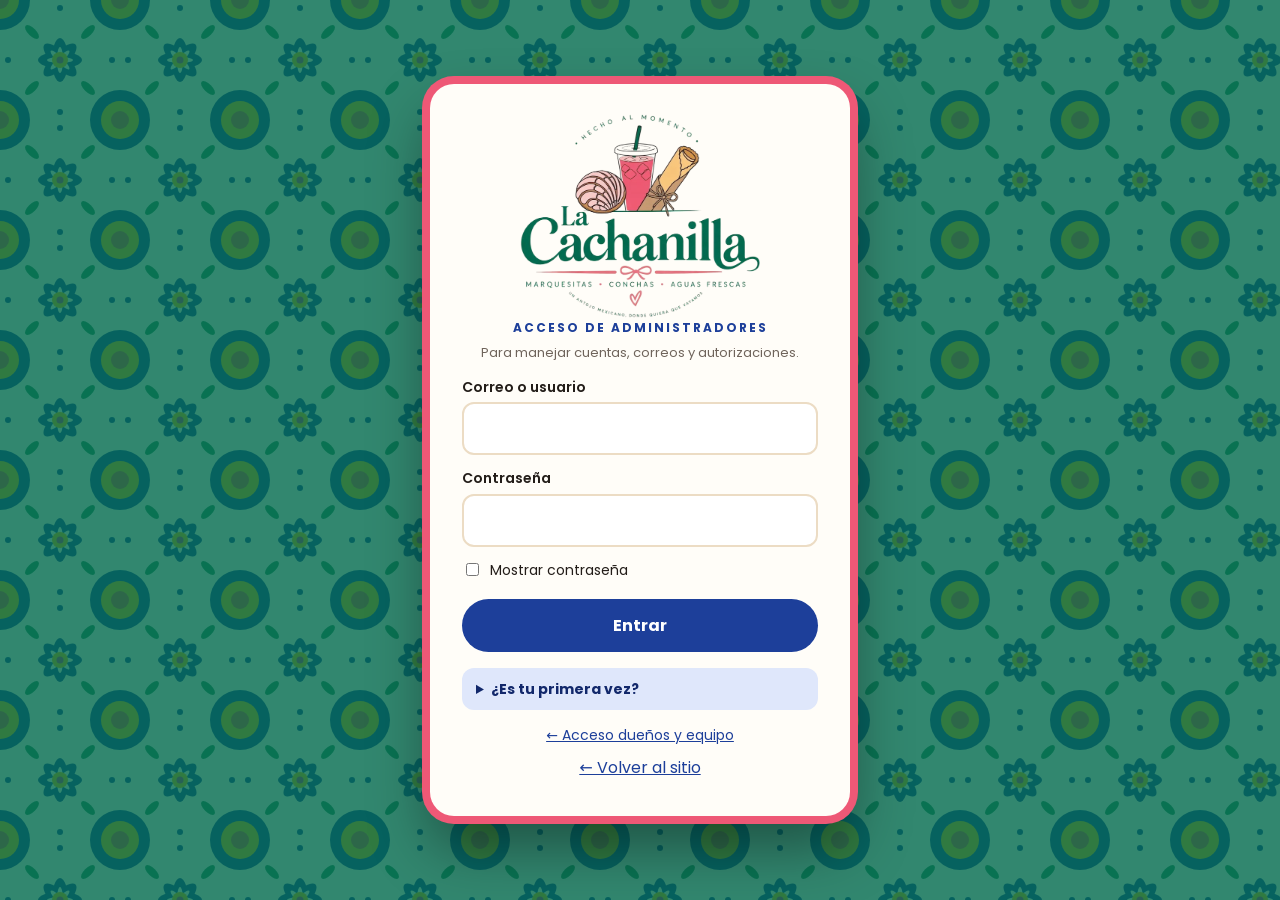
<file: acceso-admin.html>
<!DOCTYPE html>
<html lang="es">
<head>
<meta charset="UTF-8">
<meta name="viewport" content="width=device-width, initial-scale=1">
<meta name="robots" content="noindex, nofollow">
<title>Acceso administradores · La Cachanilla</title>
<link rel="icon" type="image/png" sizes="32x32" href="assets/img/marca/icono-32.png">
<link rel="apple-touch-icon" href="assets/img/marca/icono-180.png">
<link rel="preconnect" href="https://fonts.googleapis.com"><link rel="preconnect" href="https://fonts.gstatic.com" crossorigin>
<link href="https://fonts.googleapis.com/css2?family=Fraunces:opsz,wght@9..144,700;9..144,800&family=Lobster&family=Poppins:wght@400;600;700&display=swap" rel="stylesheet">
<link rel="stylesheet" href="assets/css/styles.css">
<style>
  .acceso{background:var(--verde-marca)}
  .caja-login{box-shadow:0 0 0 8px var(--rosa-marca),0 30px 60px rgba(0,0,0,.4)}
  .primera{margin-top:16px;background:var(--cielo);border-radius:12px;padding:10px 14px;font-size:14px}
  .primera summary{cursor:pointer;font-weight:700;color:var(--cobalto-o)}
  .primera ol{padding-left:18px;margin:8px 0 0;line-height:1.55}
</style>
</head>
<body>
<main class="acceso">
  <form class="caja-login form" id="f">
    <a class="logo-login" href="index.html"><img src="assets/img/marca/logo-completo.webp" alt="La Cachanilla" width="640" height="545"></a>
    <p class="area" style="color:var(--cobalto)">Acceso de administradores</p>
    <p class="nota" style="text-align:center;margin:0 0 6px">Para manejar cuentas, correos y autorizaciones.</p>
    
    <label for="u">Correo o usuario</label>
    <input id="u" autocomplete="username" required autocapitalize="none" inputmode="email">
    <label for="p">Contraseña</label>
    <input id="p" type="password" autocomplete="current-password" required>
    <label style="display:flex;gap:8px;align-items:center;font-weight:400"><input type="checkbox" id="ver" style="width:auto"> Mostrar contraseña</label>
    <button class="btn btn-azul" style="width:100%;justify-content:center;margin-top:14px" id="b">Entrar</button>
    <div class="error" id="err"></div>
    <details class="primera">
      <summary>¿Es tu primera vez?</summary>
      <ol>
        <li>Entra con el usuario <b>cachanilla</b> y la <b>contraseña temporal</b> que recibieron los dueños.</li>
        <li>En <b>Administración → Invitar → “Crear cuenta”</b>, crea tu cuenta con <b>tu correo</b> y tu propia contraseña.</li>
        <li>Sal (<b>Salir</b>) y vuelve a entrar aquí con <b>tu correo</b>.</li>
        <li>Cuando todos los dueños tengan su correo, desactiva <b>cachanilla</b> en <b>Equipo</b>.</li>
      </ol>
    </details>
    <p style="text-align:center;margin:14px 0 0;font-size:14px"><a href="acceso.html">← Acceso dueños y equipo</a></p>
    <p style="text-align:center;margin:8px 0 0"><a href="index.html">← Volver al sitio</a></p>
  </form>
</main>
<script src="assets/js/cuentas.js"></script>
<script src="assets/js/auth.js"></script>
<script>
  const q = s => document.querySelector(s);
  const volver = new URLSearchParams(location.search).get('volver');
  const destino = /^admin\.html(#[\w=-]*)?$/.test(volver || '') ? volver : 'admin.html';
  const ir = s => {
    if (puedeAutorizar(s.rol)) return location.replace(destino);
    q('#err').textContent = 'Esta cuenta es de ' + rolTxt(s.rol) + ' y no puede administrar cuentas. Usa el acceso de dueños y equipo.'; q('#err').classList.add('on');
    try { sessionStorage.removeItem(SESION_KEY); localStorage.removeItem(SESION_KEY); } catch (e) {}
    return true;
  };
  const yaDentro = sesionActual(); if (yaDentro) ir(yaDentro);

  q('#ver').onchange = e => q('#p').type = e.target.checked ? 'text' : 'password';
  q('#f').addEventListener('submit', async e => {
    e.preventDefault();
    const err = q('#err');
    const bloqueo = Number(localStorage.getItem('cach_bloqueo') || 0);
    if (bloqueo > Date.now()) { err.textContent = 'Demasiados intentos. Espera ' + Math.ceil((bloqueo - Date.now()) / 1000) + ' segundos.'; err.classList.add('on'); return; }
    q('#b').disabled = true;
    const ok = await iniciarSesion(q('#u').value, q('#p').value);
    q('#b').disabled = false;
    if (ok) { localStorage.removeItem('cach_intentos'); ir(ok); return; }
    const n = Number(localStorage.getItem('cach_intentos') || 0) + 1;
    localStorage.setItem('cach_intentos', n);
    if (n >= 5) { localStorage.setItem('cach_bloqueo', Date.now() + 60000); localStorage.setItem('cach_intentos', 0); }
    err.textContent = 'Correo/usuario o contraseña incorrectos. Si acabas de solicitar tu cuenta, espera la aprobación.'; err.classList.add('on');
    q('#p').value = ''; q('#p').focus();
  });
</script>
</body>
</html>
</file>
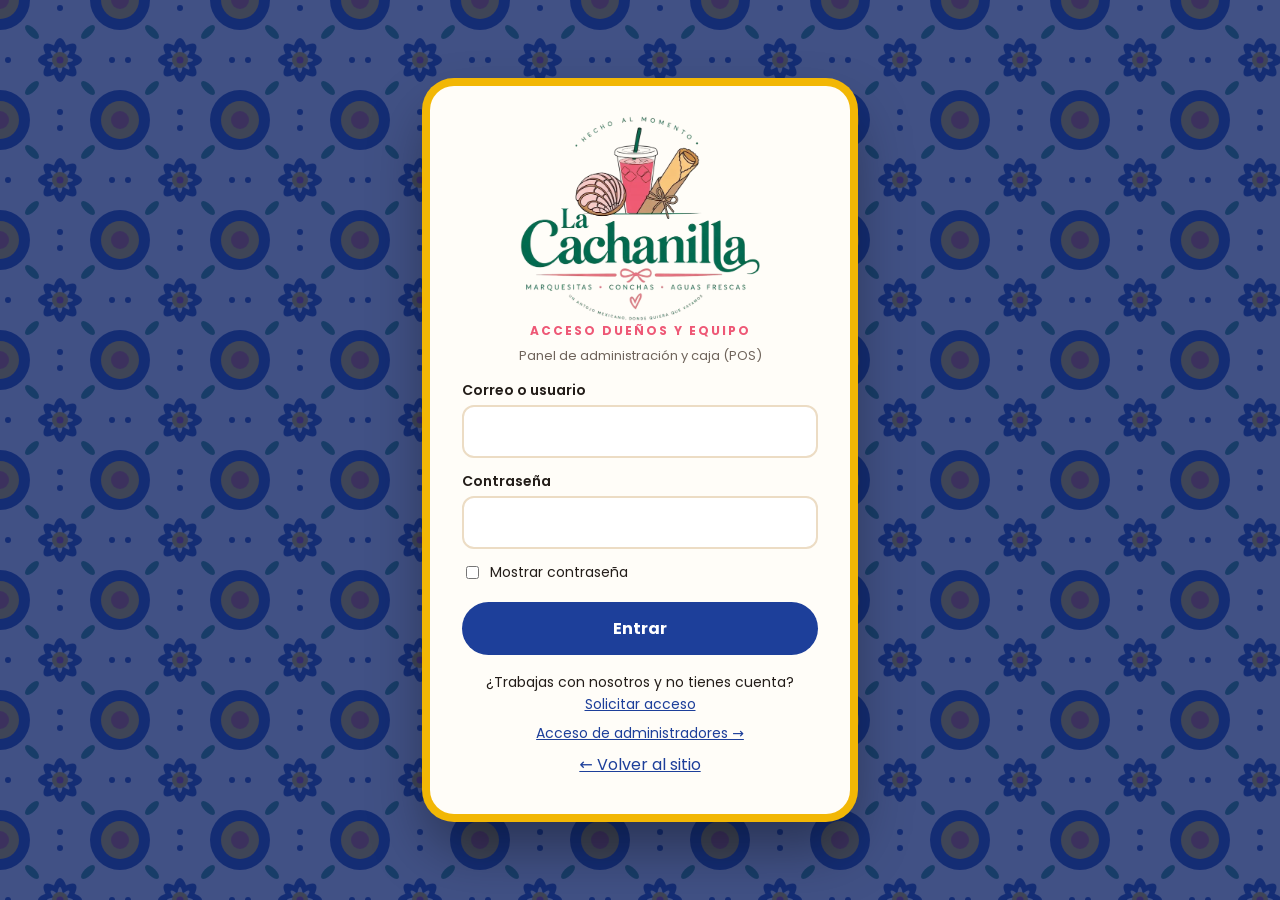
<file: acceso.html>
<!DOCTYPE html>
<html lang="es">
<head>
<meta charset="UTF-8">
<meta name="viewport" content="width=device-width, initial-scale=1">
<meta name="robots" content="noindex, nofollow">
<title>Acceso dueños · La Cachanilla</title>
<link rel="icon" type="image/png" sizes="32x32" href="assets/img/marca/icono-32.png">
<link rel="apple-touch-icon" href="assets/img/marca/icono-180.png">
<link rel="preconnect" href="https://fonts.googleapis.com"><link rel="preconnect" href="https://fonts.gstatic.com" crossorigin>
<link href="https://fonts.googleapis.com/css2?family=Fraunces:opsz,wght@9..144,700;9..144,800&family=Lobster&family=Poppins:wght@400;600;700&display=swap" rel="stylesheet">
<link rel="stylesheet" href="assets/css/styles.css">
</head>
<body>
<main class="acceso">
  <form class="caja-login form" id="f">
    <a class="logo-login" href="index.html"><img src="assets/img/marca/logo-completo.webp" alt="La Cachanilla" width="640" height="545"></a>
    <p class="area">Acceso dueños y equipo</p>
    <p class="nota" style="text-align:center;margin:4px 0 8px">Panel de administración y caja (POS)</p>
    <label for="u">Correo o usuario</label>
    <input id="u" autocomplete="username" required autocapitalize="none" inputmode="email">
    <label for="p">Contraseña</label>
    <input id="p" type="password" autocomplete="current-password" required>
    <label style="display:flex;gap:8px;align-items:center;font-weight:400"><input type="checkbox" id="ver" style="width:auto"> Mostrar contraseña</label>
    <button class="btn btn-azul" style="width:100%;justify-content:center;margin-top:14px" id="b">Entrar</button>
    <div class="error" id="err"></div>
    <p style="text-align:center;margin:16px 0 0;font-size:14px">¿Trabajas con nosotros y no tienes cuenta? <a href="registro.html">Solicitar acceso</a></p>
    <p style="text-align:center;margin:6px 0 0;font-size:14px"><a href="acceso-admin.html">Acceso de administradores →</a></p>
    <p style="text-align:center;margin:8px 0 0"><a href="index.html">← Volver al sitio</a></p>
  </form>
</main>
<script src="assets/js/cuentas.js"></script>
<script src="assets/js/auth.js"></script>
<script>
  const q = s => document.querySelector(s);
  const volver = new URLSearchParams(location.search).get('volver');
  const destino = /^[\w-]+\.html(#[\w=-]*)?$/.test(volver || '') ? volver : 'panel.html';
  const ir = s => location.replace(s.rol === 'dueño' || destino.startsWith('horas.html') ? destino : (s.rol === 'admin' && destino.startsWith('admin.html') ? destino : inicioDe(s.rol)));
  const yaDentro = sesionActual(); if (yaDentro) ir(yaDentro);

  q('#ver').onchange = e => q('#p').type = e.target.checked ? 'text' : 'password';
  q('#f').addEventListener('submit', async e => {
    e.preventDefault();
    const err = q('#err');
    const bloqueo = Number(localStorage.getItem('cach_bloqueo') || 0);
    if (bloqueo > Date.now()) { err.textContent = 'Demasiados intentos. Espera ' + Math.ceil((bloqueo - Date.now()) / 1000) + ' segundos.'; err.classList.add('on'); return; }
    q('#b').disabled = true;
    const ok = await iniciarSesion(q('#u').value, q('#p').value);
    q('#b').disabled = false;
    if (ok) { localStorage.removeItem('cach_intentos'); ir(ok); return; }
    const n = Number(localStorage.getItem('cach_intentos') || 0) + 1;
    localStorage.setItem('cach_intentos', n);
    if (n >= 5) { localStorage.setItem('cach_bloqueo', Date.now() + 60000); localStorage.setItem('cach_intentos', 0); }
    err.textContent = 'Correo/usuario o contraseña incorrectos. Si acabas de solicitar tu cuenta, espera la aprobación.'; err.classList.add('on');
    q('#p').value = ''; q('#p').focus();
  });
</script>
</body>
</html>
</file>
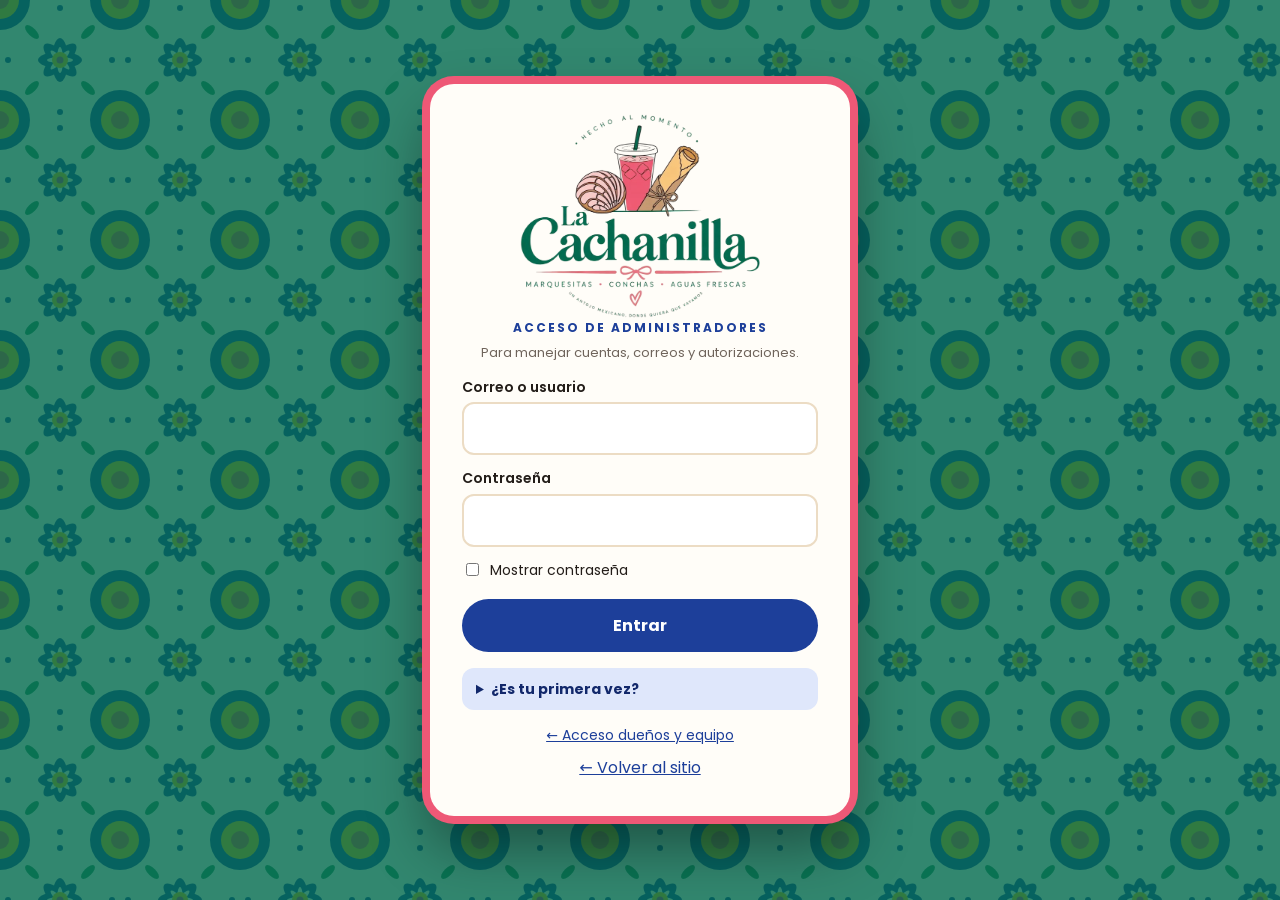
<file: admin.html>
<!DOCTYPE html>
<html lang="es">
<head>
<meta charset="UTF-8">
<meta name="viewport" content="width=device-width, initial-scale=1">
<meta name="robots" content="noindex, nofollow">
<meta name="theme-color" content="#12286b">
<title>Administración · La Cachanilla</title>
<link rel="icon" type="image/png" sizes="32x32" href="assets/img/marca/icono-32.png">
<link rel="apple-touch-icon" href="assets/img/marca/icono-180.png">
<link rel="preconnect" href="https://fonts.googleapis.com"><link rel="preconnect" href="https://fonts.gstatic.com" crossorigin>
<link href="https://fonts.googleapis.com/css2?family=Fraunces:opsz,wght@9..144,700;9..144,800&family=Lobster&family=Poppins:wght@400;600;700;800&display=swap" rel="stylesheet">
<link rel="stylesheet" href="assets/css/admin.css">
<link rel="stylesheet" href="assets/css/comercios.css">
<script src="assets/js/cuentas.js"></script>
<script src="assets/js/auth.js"></script>
<script>requerirSesion(['dueño', 'admin'], 'acceso-admin.html');</script>
<style>
  .dos{display:grid;grid-template-columns:1fr 1fr;gap:18px}
  @media (max-width:860px){ .dos{grid-template-columns:1fr} }
  .estado{display:flex;gap:12px;align-items:center;border-radius:14px;padding:14px 16px;margin-bottom:18px;font-size:14px}
  .estado.ok{background:var(--ok-l);color:var(--verde)}
  .estado.pend{background:#fff6dc;border-left:6px solid var(--amarillo)}
  .estado b{display:block;font-size:15px}
  .estado .sp{flex:1}
  .pasos-ini{counter-reset:p;list-style:none;padding:0;margin:0}
  .pasos-ini li{counter-increment:p;position:relative;padding:4px 0 10px 40px;font-size:14px}
  .pasos-ini li::before{content:counter(p);position:absolute;left:0;top:2px;width:28px;height:28px;border-radius:50%;background:var(--cobalto);color:#fff;font-weight:700;display:flex;align-items:center;justify-content:center}
  .pasos-ini li.hecho::before{content:"✓";background:var(--hoja)}
  .pill{display:inline-block;padding:2px 9px;border-radius:999px;font-size:12px;font-weight:700}
  .pill.adm{background:var(--rosa-l);color:var(--rosa)} .pill.caj{background:var(--cielo);color:var(--cobalto-o)}
  .modal{position:fixed;inset:0;background:rgba(18,28,60,.55);display:none;align-items:center;justify-content:center;z-index:100;padding:14px}
  .modal.on{display:flex}
  .modal .caja{max-width:460px;width:100%;margin:0;max-height:92vh;overflow:auto}
  .col{display:flex;flex-direction:column;gap:8px}
  .col .b{justify-content:center}
  .lista-x{display:flex;flex-wrap:wrap;gap:6px;margin:6px 0 10px}
  .lista-x span{background:var(--cielo);border-radius:999px;padding:5px 6px 5px 12px;font-size:13px;display:inline-flex;gap:6px;align-items:center}
  .lista-x button{background:#fff;border-radius:50%;width:22px;height:22px;color:var(--rojo);font-weight:800}
</style>
</head>
<body>
<div class="app">
  <header class="adm-top">
    <a class="marca" href="panel.html"><span class="pastilla"><img src="assets/img/marca/logo-nombre.webp" alt="La Cachanilla" width="480" height="146"></span><small>Administración</small></a>
    <span class="sp"></span>
    <nav class="tabs">
      <button data-v="autorizar" class="on">Autorizar</button>
      <button data-v="comercios">Comercios <span id="badgeTab"></span></button>
      <button data-v="equipo">Equipo</button>
      <button data-v="invitar">Invitar</button>
      <button data-v="ajustes">Conexión y avisos</button>
      <button data-v="cursos">Cursos</button>
      <button data-v="micuenta">Mi cuenta</button>
      <a href="panel.html">Panel</a>
      <a href="pos.html">Caja</a>
      <button class="salir" onclick="cerrarSesion()">Salir</button>
    </nav>
  </header>

  <div class="contenido">
    <div id="estadoPub"></div>

    <!-- AUTORIZAR -->
    <section class="vista on" id="autorizar">
      <h2>Autorizar cuentas</h2>
      <p class="sub">Cualquier dueño o administrador de cuentas puede aprobar. Las solicitudes llegan por WhatsApp y a los correos de los administradores con un enlace: tócalo y aparece aquí.</p>
      <div class="caja" id="solCaja" style="display:none;border-left:6px solid var(--rosa)"></div>
      <div class="caja" id="sinSol">
        <h3>No hay ninguna solicitud abierta</h3>
        <p class="sub" style="font-size:14px;margin-bottom:8px">Abre el enlace que llegó por WhatsApp o correo. Si no abre, pégalo aquí:</p>
        <div class="fila"><input id="cCodigo" class="campo" style="flex:1;margin:0;min-width:200px;padding:10px 12px;border:2px solid var(--linea);border-radius:10px" placeholder="https://…/admin.html#aprobar=…"><button class="b b-pri" id="cAbrir">Ver solicitud</button></div>
      </div>
      <div class="caja" id="primerosPasos">
        <h3>Primeros pasos para los dueños</h3>
        <ol class="pasos-ini" id="pasosIni"></ol>
      </div>
    </section>

    <!-- EQUIPO -->
    <section class="vista" id="equipo">
      <h2>Equipo</h2>
      <p class="sub"><span class="pill adm">Dueño/a</span> panel, caja, menú y cuentas · <span class="pill" style="background:#e3f3ea;color:var(--verde)">Administrador/a de cuentas</span> solo cuentas y correos · <span class="pill caj">Cajero/a</span> solo la caja.</p>
      <div class="caja"><div class="tabla"><table><thead><tr><th>Nombre</th><th>Correo / usuario</th><th>Acceso</th><th>Estado</th><th></th></tr></thead><tbody id="cFilas"></tbody></table></div></div>
    </section>

    <!-- INVITAR -->
    <section class="vista" id="invitar">
      <h2>Invitar a alguien</h2>
      <p class="sub">La persona recibe un enlace, crea su propia contraseña y te devuelve la confirmación. Tú (o cualquier administrador) la aprueba con un toque.</p>
      <div class="dos">
        <div class="caja">
          <h3>Enviar invitación (recomendado)</h3>
          <label class="campo">Nombre<input id="iN"></label>
          <label class="campo">Correo electrónico (será su usuario)<input id="iC" type="email" autocapitalize="none"></label>
          <label class="campo">WhatsApp<input id="iW" type="tel" placeholder="787-000-0000"></label>
          <label class="campo">Acceso<select id="iR"></select></label>
          <button class="b b-pri" id="iCrear">Crear invitación</button>
          <p class="sub" style="font-size:13px;margin:8px 0 0">La invitación vence en 7 días.</p>
        </div>
        <div class="caja">
          <h3>Crear cuenta con contraseña temporal</h3>
          <p class="sub" style="font-size:13px">Útil si la persona está contigo. Tendrás que darle la contraseña.</p>
          <label class="campo">Nombre<input id="nN"></label>
          <label class="campo">Correo<input id="nC" type="email" autocapitalize="none"></label>
          <label class="campo">WhatsApp<input id="nW" type="tel" placeholder="787-000-0000"></label>
          <label class="campo">Acceso<select id="nR"></select></label>
          <label class="campo">Contraseña temporal<span class="fila"><input id="nP" style="flex:1"><button class="b b-sec" id="nGen" type="button">Generar</button></span></label>
          <button class="b b-sec" id="nCrear">Crear cuenta</button>
        </div>
      </div>
    </section>

    <!-- CONEXIÓN Y AVISOS -->
    <section class="vista" id="ajustes">
      <h2>Conexión y avisos</h2>
      <div class="dos">
        <div class="caja">
          <h3>Publicación automática (GitHub)</h3>
          <p class="sub" style="font-size:14px">Con esto, al tocar <b>Aprobar</b> la cuenta se activa sola, sin subir archivos. Se configura una vez en cada celular o computadora de administrador.</p>
          <div id="ghEstado" style="margin-bottom:10px"></div>
          <label class="campo">Token de GitHub<input id="ghTok" type="password" autocomplete="off" placeholder="github_pat_…"></label>
          <div class="fila"><button class="b b-pri" id="ghConectar">Conectar</button><button class="b b-rojo" id="ghQuitar">Desconectar este equipo</button></div>
          <details style="margin-top:12px;font-size:14px"><summary style="cursor:pointer;font-weight:700">¿Cómo saco el token? (lo hace Samuel una vez)</summary>
            <ol style="padding-left:18px;line-height:1.6">
              <li>En GitHub abre <a href="https://github.com/settings/personal-access-tokens/new" target="_blank" rel="noopener">github.com/settings/personal-access-tokens/new</a>.</li>
              <li><b>Token name:</b> “Cachanilla administración”. <b>Expiration:</b> 1 año.</li>
              <li><b>Repository access:</b> <i>Only select repositories</i> → <code>mipaginawebcachanilla-</code>.</li>
              <li><b>Permissions → Repository → Contents:</b> <i>Read and write</i>. Nada más.</li>
              <li><b>Generate token</b>, cópialo y pégalo aquí. Para que otro administrador publique desde su celular, pégale el mismo token en su equipo.</li>
            </ol>
            Si pierdes un celular: en GitHub → Settings → Developer settings → Fine-grained tokens, bórralo y crea otro.
          </details>
        </div>
        <div class="caja">
          <h3>Dónde llegan las solicitudes</h3>
          <label class="campo">WhatsApp de administradores</label>
          <div class="lista-x" id="lWa"></div>
          <div class="fila" style="margin-bottom:14px"><input id="aWa" type="tel" placeholder="787-000-0000" style="flex:1;padding:10px 12px;border:2px solid var(--linea);border-radius:10px"><button class="b b-sec" id="aWaAdd">Añadir</button></div>
          <label class="campo">Correos de administradores</label>
          <div class="lista-x" id="lMail"></div>
          <div class="fila"><input id="aMail" type="email" autocapitalize="none" placeholder="correo@ejemplo.com" style="flex:1;padding:10px 12px;border:2px solid var(--linea);border-radius:10px"><button class="b b-sec" id="aMailAdd">Añadir</button></div>
        </div>
      </div>
    </section>

    <!-- COMERCIOS -->
    <section class="vista" id="comercios">
      <h2>Pedidos de comercios</h2>
      <p class="sub">Pedidos a negocios, facturas, recibos de pago y recordatorios de cobro.</p>
      <div id="syncEstado"></div>
      <div class="chips-b2b">
        <button data-sub="pedidos" class="on">Pedidos</button>
        <button data-sub="nuevo">+ Nuevo pedido</button>
        <button data-sub="recordatorios">Recordatorios de pago <span id="badgeRec"></span></button>
        <button data-sub="clientes">Comercios</button>
        <button data-sub="config">Datos de factura</button>
      </div>

      <!-- Lista de pedidos -->
      <div class="sub-b2b on" id="b-pedidos">
        <div class="kpis" id="b2bKpis"></div>
        <div class="fila" style="margin-bottom:12px">
          <input id="bBuscar" type="search" placeholder="Buscar comercio o número…" style="flex:1;min-width:200px;padding:10px 12px;border:2px solid var(--linea);border-radius:10px">
          <select id="bFiltro" style="padding:10px 12px;border:2px solid var(--linea);border-radius:10px">
            <option value="todos">Todos</option><option value="pendientes" selected>Por cobrar</option><option value="pagados">Pagados</option><option value="anulados">Anulados</option>
          </select>
        </div>
        <div id="bLista"></div>
      </div>

      <!-- Nuevo / editar pedido -->
      <div class="sub-b2b" id="b-nuevo">
        <div class="caja">
          <h3 id="pTitulo">Nuevo pedido de comercio</h3>
          <div class="dos">
            <div>
              <label class="campo">Comercio<input id="pCliente" list="dlClientes" placeholder="Nombre del negocio" autocomplete="off"></label>
              <datalist id="dlClientes"></datalist>
              <div class="dos" style="gap:10px">
                <label class="campo">Contacto<input id="pContacto" placeholder="Persona que recibe"></label>
                <label class="campo">WhatsApp / teléfono<input id="pTel" type="tel" placeholder="787-000-0000"></label>
              </div>
              <label class="campo">Correo<input id="pCorreo" type="email" autocapitalize="none"></label>
              <label class="campo">Dirección<input id="pDir"></label>
            </div>
            <div>
              <div class="dos" style="gap:10px">
                <label class="campo">Fecha del pedido<input id="pFecha" type="date"></label>
                <label class="campo">Fecha de entrega<input id="pEntrega" type="date"></label>
              </div>
              <label class="campo">Términos de pago
                <select id="pTerminos"><option value="0">Contado (al entregar)</option><option value="7">7 días</option><option value="15" selected>15 días</option><option value="30">30 días</option></select></label>
              <p class="sub" style="font-size:13px;margin:4px 0 10px">Se aplica el IVU regular (11.5%) a todos los pedidos.</p>
              <label class="campo">Notas en la factura<textarea id="pNotas" rows="2" placeholder="Ej. Entregar antes de las 7:00 a.m."></textarea></label>
            </div>
          </div>
          <h3 style="margin-top:8px">Productos</h3>
          <div class="tabla"><table>
            <thead><tr><th>Producto</th><th class="n">Cant.</th><th class="n">Precio</th><th class="n">Importe</th><th></th></tr></thead>
            <tbody id="pLineas"></tbody>
          </table></div>
          <div class="fila" style="margin-top:10px">
            <select id="pProducto" style="flex:1;min-width:200px;padding:10px 12px;border:2px solid var(--linea);border-radius:10px"></select>
            <button class="b b-sec" id="pAgregar" type="button">+ Añadir</button>
            <button class="b b-sec" id="pLibre" type="button">+ Línea libre</button>
          </div>
          <div id="pTotales" class="b2b-tot"></div>
          <div class="fila" style="margin-top:14px">
            <button class="b b-rojo" id="pCancelar" type="button">Cancelar</button>
            <span style="flex:1"></span>
            <button class="b b-pri" id="pGuardar" type="button">Guardar y crear factura</button>
            <button class="b b-ok" id="pGuardarPagado" type="button">Guardar, ya pagó (recibo)</button>
          </div>
        </div>
      </div>

      <!-- Recordatorios -->
      <div class="sub-b2b" id="b-recordatorios">
        <div class="aviso">Facturas por cobrar ordenadas por vencimiento. Envía el recordatorio por WhatsApp o correo con un toque; queda anotado cuándo se envió.</div>
        <div id="recLista"></div>
      </div>

      <!-- Clientes -->
      <div class="sub-b2b" id="b-clientes">
        <div class="caja"><h3>Comercios</h3><p class="sub" style="font-size:14px">Se guardan solos al crear pedidos. Aquí ves cuánto ha comprado y debe cada uno.</p><div id="cliLista"></div></div>
      </div>

      <!-- Configuración -->
      <div class="sub-b2b" id="b-config">
        <div class="dos">
          <div class="caja">
            <h3>Datos que salen en la factura</h3>
            <label class="campo">Nombre legal del negocio<input id="fNombre"></label>
            <label class="campo">Dirección<input id="fDir"></label>
            <div class="dos" style="gap:10px">
              <label class="campo">Teléfono<input id="fTel"></label>
              <label class="campo">Correo<input id="fCorreo" type="email"></label>
            </div>
            <label class="campo">Núm. de Registro de Comerciante (Hacienda)<input id="fRegistro" placeholder="Opcional"></label>
            <div class="dos" style="gap:10px">
              <label class="campo">IVU (%)<input id="fIvu" type="number" step="0.1"></label>
              <label class="campo">Cómo pagar (sale en la factura)<input id="fPago" placeholder="ATH Móvil 939-254-0736 / efectivo"></label>
            </div>
            <label class="campo">Mensaje al pie<input id="fPie"></label>
            <button class="b b-pri" id="fGuardar">Guardar</button>
          </div>
          <div class="caja">
            <h3>Compartir los datos entre administradores</h3>
            <p class="sub" style="font-size:14px">Para que todos los administradores vean los mismos pedidos, se guardan en un repositorio <b>privado</b> de GitHub (nadie más lo ve).</p>
            <ol style="padding-left:18px;font-size:14px;line-height:1.6;margin:0 0 10px">
              <li>En GitHub crea un repositorio nuevo llamado <code>cachanilla-datos</code> y márcalo <b>Private</b>.</li>
              <li>Edita tu token (Settings → Developer settings → Fine-grained tokens) y añade ese repositorio con <b>Contents: Read and write</b>.</li>
              <li>Escribe aquí el repositorio y toca <b>Conectar</b>.</li>
            </ol>
            <label class="campo">Repositorio privado<input id="sRepo" placeholder="Samueldj07/cachanilla-datos" autocapitalize="none"></label>
            <div class="fila"><button class="b b-pri" id="sConectar">Conectar</button><button class="b b-sec" id="sAhora">Sincronizar ahora</button><button class="b b-rojo" id="sQuitar">Desconectar</button></div>
            <hr style="border:0;border-top:1px solid var(--linea);margin:16px 0">
            <h3>Respaldo</h3>
            <div class="fila"><button class="b b-sec" id="bExp">Descargar respaldo</button><label class="b b-sec">Restaurar respaldo<input type="file" id="bImp" accept=".json" hidden></label></div>
          </div>
        </div>
      </div>
    </section>

    <!-- CURSOS -->
    <section class="vista" id="cursos">
      <h2>Cursos</h2>
      <p class="sub">Los cursos se muestran en la página <b>Cursos</b> del sitio. El contenido (videos, PDF) va en tu plataforma de venta; aquí pones la ficha y el enlace de compra.</p>
      <div class="aviso">Sin <b>enlace de compra</b>, el curso sale con el botón “Avísame cuando salga”, que llega a tu WhatsApp. Marca <b>Publicado</b> para que se vea en la página y toca <b>Publicar en el sitio</b>.</div>
      <div id="crLista"></div>
      <div class="fila" style="margin-top:6px"><button class="b b-sec" id="crNuevo">+ Nuevo curso</button><span style="flex:1"></span><a class="b b-sec" href="cursos.html" target="_blank">Ver página de Cursos</a><button class="b b-rosa" id="crPublicar">Publicar en el sitio</button></div>
    </section>

    <!-- MI CUENTA -->
    <section class="vista" id="micuenta">
      <h2>Mi cuenta</h2>
      <div class="caja" style="max-width:520px">
        <p class="sub" id="miCuenta"></p>
        <label class="campo">Contraseña nueva (mínimo 10)<input id="sP1" type="password" autocomplete="new-password"></label>
        <label class="campo">Repite la contraseña<input id="sP2" type="password" autocomplete="new-password"></label>
        <button class="b b-pri" id="sGen">Cambiar mi contraseña</button>
      </div>
    </section>
  </div>
</div>

<!-- Documento: factura / recibo -->
<div class="modal" id="ovDoc"><div class="caja doc-caja">
  <div class="fila no-print" style="justify-content:space-between;margin-bottom:10px">
    <div class="fila" id="docTabs"></div>
    <button class="b b-sec" data-cerrardoc>Cerrar</button>
  </div>
  <div id="docArea"></div>
  <div class="fila no-print" style="margin-top:12px" id="docAcciones"></div>
</div></div>

<!-- Registrar pago -->
<div class="modal" id="ovPago"><div class="caja">
  <h3 id="pgTitulo">Registrar pago</h3>
  <p class="sub" id="pgSaldo"></p>
  <label class="campo">Monto<input id="pgMonto" type="number" step="0.01" inputmode="decimal"></label>
  <label class="campo">Método<select id="pgMetodo"><option>Efectivo</option><option>ATH Móvil</option><option>Transferencia</option><option>Cheque</option><option>Tarjeta</option></select></label>
  <label class="campo">Referencia (opcional)<input id="pgRef" placeholder="Núm. de cheque o confirmación"></label>
  <label class="campo">Fecha<input id="pgFecha" type="date"></label>
  <div class="fila"><button class="b b-sec" id="pgCancelar">Cancelar</button><span style="flex:1"></span><button class="b b-ok" id="pgOk">Registrar y crear recibo</button></div>
</div></div>

<!-- Aviso a la persona -->
<div class="modal" id="ovAviso"><div class="caja">
  <h3 id="avT"></h3>
  <p class="sub" style="font-size:14px" id="avS"></p>
  <div class="col">
    <a class="b b-ok" id="avWa" target="_blank" rel="noopener">Avisar por WhatsApp</a>
    <a class="b b-sec" id="avMail">Avisar por correo</a>
    <button class="b b-sec" id="avCopiar">Copiar mensaje</button>
    <button class="b b-sec" id="avCerrar">Cerrar</button>
  </div>
</div></div>

<script src="assets/js/admin-comun.js"></script>
<script src="assets/js/github.js"></script>
<script src="assets/js/admin.js"></script>
<script src="assets/js/catalogo.js"></script>
<script src="assets/js/comercios.js"></script>
<script src="assets/js/cursos-admin.js"></script>
</body>
</html>
</file>
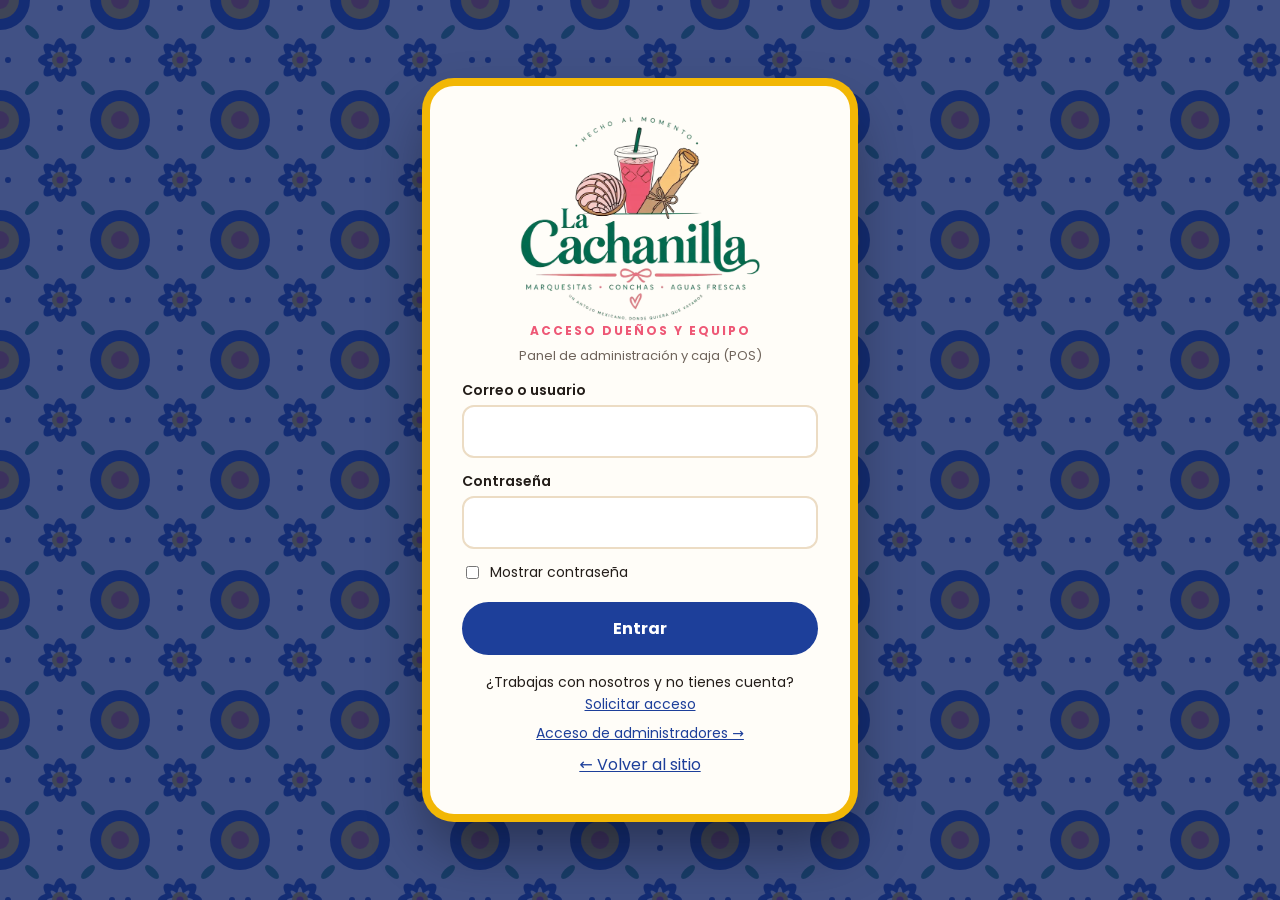
<file: contabilidad.html>
<!DOCTYPE html>
<html lang="es">
<head>
<meta charset="UTF-8">
<meta name="viewport" content="width=device-width, initial-scale=1">
<meta name="robots" content="noindex, nofollow">
<meta name="theme-color" content="#12286b">
<title>Contabilidad · La Cachanilla</title>
<link rel="icon" type="image/png" sizes="32x32" href="assets/img/marca/icono-32.png">
<link rel="apple-touch-icon" href="assets/img/marca/icono-180.png">
<link rel="preconnect" href="https://fonts.googleapis.com"><link rel="preconnect" href="https://fonts.gstatic.com" crossorigin>
<link href="https://fonts.googleapis.com/css2?family=Fraunces:opsz,wght@9..144,700;9..144,800&family=Lobster&family=Poppins:wght@400;600;700;800&display=swap" rel="stylesheet">
<link rel="stylesheet" href="assets/css/admin.css">
<script src="assets/js/cuentas.js"></script>
<script src="assets/js/auth.js"></script>
<script>
  /* El regreso de Microsoft trae ?code=… : se deja pasar para completar la conexión */
  if (!/[?&](code|error)=/.test(location.search)) requerirSesion('dueño');
</script>
<style>
  .marcas{width:100%;border-collapse:collapse;font-size:14px}
  .marcas th,.marcas td{padding:8px 6px;border-bottom:1px solid var(--linea);text-align:left}
  .marcas th{font-size:12px;color:var(--gris);text-transform:uppercase}
  .marcas td.n,.marcas th.n{text-align:right;font-variant-numeric:tabular-nums;white-space:nowrap}
  .marcas tr.tot td{font-weight:800;border-top:2px solid var(--tinta)}
  .marcas tr.anulada td{color:var(--gris);text-decoration:line-through}
  .dos{display:grid;grid-template-columns:1fr 1fr;gap:16px}
  @media (max-width:820px){.dos{grid-template-columns:1fr}}
  .mini{padding:6px 12px;font-size:13px;border-radius:8px}
  .estado-sync{font-size:13px;color:var(--gris);margin:0 0 14px}
  .ok{color:var(--verde);font-weight:700}.mal{color:var(--rojo);font-weight:700}
  .pasos li{margin-bottom:6px}
  code{background:#eef2fb;padding:1px 5px;border-radius:5px;font-size:12.5px;word-break:break-all}
</style>
</head>
<body>
<div class="app">
  <header class="adm-top">
    <a class="marca" href="panel.html"><span class="pastilla"><img src="assets/img/marca/logo-nombre.webp" alt="La Cachanilla" width="480" height="146"></span><small>Contabilidad</small></a>
    <span class="sp"></span>
    <nav class="tabs">
      <button data-v="dia" class="on">Día</button>
      <button data-v="mes">Mes</button>
      <button data-v="gastos">Gastos</button>
      <button data-v="docs">Documentos</button>
      <a href="panel.html">Panel</a>
      <a href="pos.html">Caja</a>
      <button class="salir" onclick="cerrarSesion()">Salir</button>
    </nav>
  </header>

  <div class="contenido">
    <p class="estado-sync" id="sync"></p>

    <!-- DÍA -->
    <section class="vista on" id="dia">
      <div class="fila" style="margin-bottom:14px">
        <h2 style="margin:0;flex:1" id="diaTitulo">Día</h2>
        <input type="date" id="diaSel" style="padding:9px;border:1.5px solid var(--linea);border-radius:10px;font:inherit">
        <button class="b b-sec" id="diaSubir">Enviar a OneDrive</button>
      </div>
      <div class="kpis" id="diaKpis"></div>
      <div class="dos">
        <div class="caja"><h3 style="margin-top:0">Cobrado por método</h3><div id="diaMetodos"></div></div>
        <div class="caja"><h3 style="margin-top:0">Gastos del día</h3><div id="diaGastos"></div>
          <button class="b b-sec mini" data-ir="gastos" style="margin-top:10px">+ Registrar gasto</button></div>
      </div>
      <div class="caja" style="margin-top:16px"><h3 style="margin-top:0">Ventas</h3><div class="tabla" id="diaVentas"></div></div>
    </section>

    <!-- MES -->
    <section class="vista" id="mes">
      <div class="fila" style="margin-bottom:14px">
        <h2 style="margin:0;flex:1;text-transform:capitalize" id="mesTitulo">Mes</h2>
        <input type="month" id="mesSel" style="padding:9px;border:1.5px solid var(--linea);border-radius:10px;font:inherit">
        <button class="b b-sec" id="mesCsv">Libro (CSV)</button>
        <button class="b b-sec" id="mesHtml">Resumen</button>
        <button class="b b-rosa" id="mesSubir">Enviar a OneDrive</button>
      </div>
      <div class="kpis" id="mesKpis"></div>
      <div class="dos">
        <div class="caja"><h3 style="margin-top:0">Estado de resultados</h3><div id="mesPyg"></div></div>
        <div class="caja"><h3 style="margin-top:0">IVU del mes</h3><div id="mesIvu"></div></div>
      </div>
      <div class="caja" style="margin-top:16px"><h3 style="margin-top:0">Por día</h3><div class="tabla" id="mesDias"></div></div>
    </section>

    <!-- GASTOS -->
    <section class="vista" id="gastos">
      <h2>Gastos</h2>
      <p class="sub">Todo lo que se paga: ingredientes, gas, renta, nómina, comisiones… Guarda el número de factura o recibo del suplidor.</p>
      <div class="caja" style="margin-bottom:16px">
        <div class="fila">
          <label class="campo">Fecha<input type="date" id="gFecha"></label>
          <label class="campo">Categoría<select id="gCat"></select></label>
          <label class="campo" style="flex:1;min-width:180px">Descripción<input id="gDesc" placeholder="Ej. harina 50 lb, huevos"></label>
          <label class="campo">Suplidor<input id="gSup" placeholder="Ej. Costco"></label>
          <label class="campo">Monto ($)<input type="number" step="0.01" min="0" id="gMonto" inputmode="decimal" style="width:110px"></label>
          <label class="campo">Pagado con<select id="gMet"><option>Efectivo</option><option>ATH Móvil</option><option>Tarjeta</option><option>Transferencia</option><option>Cheque</option></select></label>
          <label class="campo">Factura / recibo #<input id="gFac" style="width:120px"></label>
          <button class="b b-pri" id="gAdd" style="align-self:flex-end">Añadir gasto</button>
        </div>
      </div>
      <div class="fila" style="margin-bottom:10px"><label class="campo">Mes<input type="month" id="gMes" style="padding:8px;border:1.5px solid var(--linea);border-radius:10px"></label></div>
      <div class="caja"><div class="tabla" id="gLista"></div></div>
    </section>

    <!-- DOCUMENTOS -->
    <section class="vista" id="docs">
      <h2>Documentos en OneDrive</h2>
      <p class="sub">Cada venta actualiza en OneDrive el archivo de ventas del día, el cierre del día, el libro del mes y el resumen del mes, en <code>La Cachanilla/Contabilidad/AAAA-MM/</code>.</p>
      <div class="dos">
        <div class="caja">
          <h3 style="margin-top:0">Conexión</h3>
          <p id="odEstado"></p>
          <label class="chk"><input type="checkbox" id="odAuto"> Subir automáticamente después de cada venta (en este equipo)</label>
          <div class="fila" style="margin-top:12px">
            <button class="b b-rosa" id="odEntrar">Conectar OneDrive</button>
            <button class="b b-sec" id="odAhora">Subir pendientes</button>
            <button class="b b-sec" id="odTodo">Regenerar el mes</button>
            <button class="b b-rojo mini" id="odSalir">Desconectar</button>
          </div>
          <p class="sub" id="odCola" style="margin:12px 0 0;font-size:13px"></p>
        </div>
        <div class="caja">
          <h3 style="margin-top:0">Configurar (una sola vez)</h3>
          <ol class="pasos" style="padding-left:18px;font-size:14px;line-height:1.6;margin:0">
            <li>Entra a <a href="https://entra.microsoft.com" target="_blank" rel="noopener">entra.microsoft.com</a> con <b>lacachanillamx@outlook.com</b>.</li>
            <li><b>Applications → App registrations → New registration</b>. Nombre: <i>Contabilidad La Cachanilla</i>.</li>
            <li>En <b>Supported account types</b> escoge <b>Personal Microsoft accounts only</b>.</li>
            <li>En <b>Redirect URI</b> escoge <b>Single-page application (SPA)</b> y pega: <code id="odRedir"></code></li>
            <li>Pulsa <b>Register</b>, copia el <b>Application (client) ID</b> y pégalo aquí:</li>
          </ol>
          <div class="fila" style="margin-top:8px"><input id="odClient" placeholder="00000000-0000-0000-0000-000000000000" style="flex:1;padding:10px;border:1.5px solid var(--linea);border-radius:10px;font:inherit" autocapitalize="none">
            <button class="b b-pri" id="odGuardarId">Guardar</button></div>
          <p class="sub" style="font-size:12.5px;margin:8px 0 0">Ese ID no es secreto. Mándamelo y lo dejo fijo en la página para que no haya que pegarlo en cada equipo.</p>
        </div>
      </div>
      <div class="aviso" style="margin-top:16px">Microsoft pide <b>volver a conectar cerca de cada 24 horas</b> en páginas web. Si la conexión vence, los documentos quedan en cola en este equipo y se suben al reconectar.</div>
    </section>
  </div>
</div>

<script src="assets/js/catalogo.js"></script>
<script src="assets/js/admin-comun.js"></script>
<script src="assets/js/github.js"></script>
<script src="assets/js/onedrive.js"></script>
<script src="assets/js/contab.js"></script>
<script>
(async () => {
  /* Regreso de Microsoft */
  try { const volver = await OD.completarEntrada(); if (volver) { toast('OneDrive conectado'); OD.procesar(); if (!/contabilidad\.html/.test(volver)) { location.replace(volver); return; } } }
  catch (e) { toast(e.message, true); }
  if (!sesionActual() || sesionActual().rol !== 'dueño') { requerirSesion('dueño'); return; }

  const hoy = hoyKey();
  $('#diaSel').value = hoy; $('#mesSel').value = $('#gMes').value = hoy.slice(0, 7); $('#gFecha').value = hoy;
  $('#gCat').innerHTML = CONTA.CATEGORIAS.map(c => `<option>${esc(c)}</option>`).join('');
  $('#odRedir').textContent = OD.redirect();
  const t2 = (filas, tot) => `<table class="marcas">${filas.map(([a, b]) => `<tr><td>${esc(a)}</td><td class="n">${b}</td></tr>`).join('')}${tot ? `<tr class="tot"><td>${esc(tot[0])}</td><td class="n">${tot[1]}</td></tr>` : ''}</table>`;
  const kpi = (t, v) => `<div class="kpi"><span>${t}</span><b>${v}</b></div>`;

  function pintarDia() {
    const d = $('#diaSel').value || hoy, x = CONTA.dia(d);
    $('#diaTitulo').textContent = CONTA.fLarga(d).replace(/^./, c => c.toUpperCase());
    $('#diaKpis').innerHTML = kpi('Ventas (sin IVU)', money(x.ingresos)) + kpi('IVU cobrado', money(x.ivu)) + kpi('Gastos', money(x.gastos)) + kpi('Resultado', money(x.neto));
    const met = Object.entries(x.r.metodos).map(([k, v]) => [k, money(v)]);
    if (x.cc.length) met.push(['Comercios (facturas)', money(x.cc.reduce((s, c) => s + c.total, 0))]);
    $('#diaMetodos').innerHTML = met.length ? t2(met, ['Total cobrado', money(x.cobrado)]) : '<p class="vacio">Sin cobros.</p>';
    $('#diaGastos').innerHTML = x.gs.length ? t2(x.gs.map(g => [`${g.categoria} · ${g.descripcion || ''}`, money(Number(g.monto))]), ['Total', money(x.gastos)]) : '<p class="sub" style="margin:0">Sin gastos registrados.</p>';
    $('#diaVentas').innerHTML = x.ventas.length || x.cc.length ? `<table class="marcas"><tr><th>Recibo</th><th>Hora</th><th>Productos</th><th>Método</th><th class="n">IVU</th><th class="n">Total</th></tr>` +
      x.ventas.map(v => `<tr class="${v.anulada ? 'anulada' : ''}"><td>#${v.num}</td><td>${hora(v.ts)}</td><td style="font-size:13px">${esc(v.lineas.map(l => l.q + '× ' + l.nombre).join(', '))}</td><td>${esc(v.metodo)}</td><td class="n">${money(v.ivu)}</td><td class="n">${money(v.total)}</td></tr>`).join('') +
      x.cc.map(c => `<tr><td>${esc(c.recibo)}</td><td></td><td style="font-size:13px">Comercio: ${esc(c.cliente || '')} · ${esc(c.factura)}</td><td>${esc(c.metodo || '')}</td><td class="n">${money(c.ivu)}</td><td class="n">${money(c.total)}</td></tr>`).join('') + '</table>'
      : '<p class="vacio">No hay ventas este día en las cajas sincronizadas.</p>';
  }
  function pintarMes() {
    const m = $('#mesSel').value || hoy.slice(0, 7), M = CONTA.mes(m);
    $('#mesTitulo').textContent = CONTA.nomMes(m);
    $('#mesKpis').innerHTML = kpi('Ingresos (sin IVU)', money(M.ingresos)) + kpi('Gastos', money(M.gastos)) + kpi('Resultado', money(M.neto)) + kpi('IVU a remitir', money(M.ivu));
    $('#mesPyg').innerHTML = t2([['Ventas e ingresos', money(M.ingresos)], ...Object.entries(M.porCat).sort((a, b) => b[1] - a[1]).map(([k, v]) => ['− ' + k, money(v)])], ['Resultado del mes', money(M.neto)]) +
      (M.nomina && !M.nominaRegistrada ? `<p class="sub" style="font-size:13px;margin:10px 0 0">Nómina estimada del Registro de horas: <b>${money(M.nomina)}</b>. Regístrala como gasto “Nómina” al pagarla. Resultado si se paga: <b>${money(M.neto - M.nomina)}</b>.</p>` : '');
    $('#mesIvu').innerHTML = t2([['IVU cobrado en caja', money(M.dias.reduce((s, x) => s + x.r.ivu, 0))], ['IVU en cobros a comercios', money(M.dias.reduce((s, x) => s + x.cc.reduce((a, c) => a + c.ivu, 0), 0))]], ['A remitir a Hacienda', money(M.ivu)]) +
      '<p class="sub" style="font-size:13px;margin:10px 0 0">Se declara y paga en la planilla mensual de IVU en SURI. Confírmalo con tu contador.</p>';
    $('#mesDias').innerHTML = M.dias.length ? `<table class="marcas"><tr><th>Día</th><th class="n">Ingresos</th><th class="n">IVU</th><th class="n">Gastos</th><th class="n">Resultado</th></tr>` +
      M.dias.map(x => `<tr><td><a href="#" data-dia="${x.d}">${esc(x.d)}</a></td><td class="n">${money(x.ingresos)}</td><td class="n">${money(x.ivu)}</td><td class="n">${money(x.gastos)}</td><td class="n">${money(x.neto)}</td></tr>`).join('') +
      `<tr class="tot"><td>Total</td><td class="n">${money(M.ingresos)}</td><td class="n">${money(M.ivu)}</td><td class="n">${money(M.gastos)}</td><td class="n">${money(M.neto)}</td></tr></table>` : '<p class="vacio">Sin movimientos este mes.</p>';
  }
  function pintarGastos() {
    const m = $('#gMes').value, gs = CONTA.gastos().filter(g => g.fecha.startsWith(m));
    $('#gLista').innerHTML = gs.length ? `<table class="marcas"><tr><th>Fecha</th><th>Categoría</th><th>Descripción</th><th>Suplidor</th><th>Pago</th><th>Factura</th><th class="n">Monto</th><th></th></tr>` +
      gs.map(g => `<tr><td>${esc(g.fecha)}</td><td>${esc(g.categoria)}</td><td>${esc(g.descripcion || '')}</td><td>${esc(g.suplidor || '')}</td><td>${esc(g.metodo || '')}</td><td>${esc(g.factura || '')}</td><td class="n">${money(Number(g.monto))}</td><td><button class="b b-rojo mini" data-borrar="${g.id}">Borrar</button></td></tr>`).join('') +
      `<tr class="tot"><td colspan="6">Total</td><td class="n">${money(gs.reduce((s, g) => s + Number(g.monto), 0))}</td><td></td></tr></table>` : '<p class="vacio">Sin gastos este mes.</p>';
  }
  function pintarDocs() {
    const c = OD.conectado();
    $('#odEstado').innerHTML = !OD.clientId() ? '<span class="mal">Falta configurar</span> (pasos a la derecha).'
      : c ? `<span class="ok">✓ Conectado</span>${OD.cuenta() ? ' como ' + esc(OD.cuenta()) : ''}${OD.ultima() ? ' · última subida ' + fecha(OD.ultima()) + ' ' + hora(OD.ultima()) : ''}`
      : '<span class="mal">No conectado en este equipo.</span>';
    $('#odClient').value = OD.clientId(); $('#odAuto').checked = store.get('conta_auto', true);
    const p = OD.pendientes();
    $('#odCola').textContent = p.length ? `${p.length} documento(s) esperando: ${p.slice(0, 6).join(', ')}${p.length > 6 ? '…' : ''}${OD.error() ? ' · ' + OD.error() : ''}` : '✓ No hay documentos pendientes.';
  }
  function pintarSync() {
    $('#sync').innerHTML = CONTA.listo() ? '✓ Datos compartidos con las demás cajas (repositorio privado).' :
      '<span class="mal">⚠ Este equipo no está conectado al repositorio privado:</span> solo ves las ventas de esta caja. Conéctalo en Administración → Conexión y en Comercios.';
  }
  const pintarTodo = () => { pintarSync(); pintarDia(); pintarMes(); pintarGastos(); pintarDocs(); };

  /* acciones */
  $('#diaSel').onchange = pintarDia; $('#mesSel').onchange = pintarMes; $('#gMes').onchange = pintarGastos;
  $('#mesDias').addEventListener('click', e => { const a = e.target.closest('[data-dia]'); if (!a) return; e.preventDefault(); $('#diaSel').value = a.dataset.dia; ir('dia'); });
  $('#diaSubir').onclick = () => { CONTA.documentosDe($('#diaSel').value || hoy); toast(OD.conectado() ? 'Enviando a OneDrive…' : 'Guardado en cola: conecta OneDrive'); pintarDocs(); };
  $('#mesSubir').onclick = $('#odTodo').onclick = () => { const m = $('#mesSel').value; CONTA.mes(m).dias.forEach(x => CONTA.documentosDe(x.d)); CONTA.documentosDe(m + '-01'); toast(OD.conectado() ? 'Enviando el mes a OneDrive…' : 'Guardado en cola: conecta OneDrive'); pintarDocs(); };
  $('#mesCsv').onclick = () => descargar(`libro-${$('#mesSel').value}.csv`, CONTA.csvLibroMes($('#mesSel').value), 'text/csv;charset=utf-8');
  $('#mesHtml').onclick = () => { const w = window.open('', '_blank'); w.document.write(CONTA.htmlResumenMes($('#mesSel').value)); w.document.close(); };
  $('#gAdd').onclick = async () => {
    const monto = Number($('#gMonto').value), fechaG = $('#gFecha').value;
    if (!fechaG || !(monto > 0)) return toast('Pon la fecha y el monto', true);
    const g = { id: Date.now().toString(36) + Math.random().toString(36).slice(2, 5), fecha: fechaG, categoria: $('#gCat').value, descripcion: $('#gDesc').value.trim(),
      suplidor: $('#gSup').value.trim(), monto: r2(monto), metodo: $('#gMet').value, factura: $('#gFac').value.trim(), por: sesionActual().nombre, mod: Date.now() };
    CONTA.guardarGastos([...CONTA.datos().gastos, g]);
    ['#gDesc', '#gSup', '#gMonto', '#gFac'].forEach(s => $(s).value = '');
    toast('Gasto registrado'); pintarTodo();
    if (store.get('conta_auto', true)) CONTA.documentosDe(fechaG);
    try { await CONTA.sincronizarGastos(); } catch (e) { toast('No se pudo compartir: ' + e.message, true); }
  };
  $('#gLista').addEventListener('click', async e => {
    const b = e.target.closest('[data-borrar]'); if (!b || !confirm('¿Borrar este gasto?')) return;
    const todos = CONTA.datos().gastos, g = todos.find(x => x.id === b.dataset.borrar);
    Object.assign(g, { borrado: true, mod: Date.now() }); CONTA.guardarGastos(todos); pintarTodo();
    if (store.get('conta_auto', true)) CONTA.documentosDe(g.fecha);
    try { await CONTA.sincronizarGastos(); } catch (e) {}
  });
  $('#odGuardarId').onclick = () => { const v = $('#odClient').value.trim(); if (v && !/^[0-9a-f-]{36}$/i.test(v)) return toast('Ese no parece un Client ID', true); OD.ponerClientId(v); toast('Guardado'); pintarDocs(); };
  $('#odEntrar').onclick = () => OD.entrar(location.href).catch(e => toast(e.message, true));
  $('#odSalir').onclick = () => { OD.salir(); pintarDocs(); };
  $('#odAhora').onclick = () => { if (!OD.conectado()) return toast('Primero conecta OneDrive', true); OD.procesar(); toast('Subiendo…'); };
  $('#odAuto').onchange = e => store.set('conta_auto', e.target.checked);
  document.addEventListener('onedrive', pintarDocs);
  $$('[data-ir]').forEach(b => b.onclick = () => ir(b.dataset.ir));

  function ir(v) {
    $$('.tabs button[data-v]').forEach(b => b.classList.toggle('on', b.dataset.v === v));
    $$('.vista').forEach(x => x.classList.toggle('on', x.id === v)); pintarTodo();
  }
  $$('.tabs button[data-v]').forEach(b => b.onclick = () => ir(b.dataset.v));
  pintarTodo();
  try { await Promise.all([CONTA.sincronizarVentas(), CONTA.sincronizarGastos()]); pintarTodo(); } catch (e) { $('#sync').innerHTML += ' <span class="mal">No se pudo sincronizar: ' + esc(e.message) + '</span>'; }
  OD.procesar();
})();
</script>
</body>
</html>
</file>
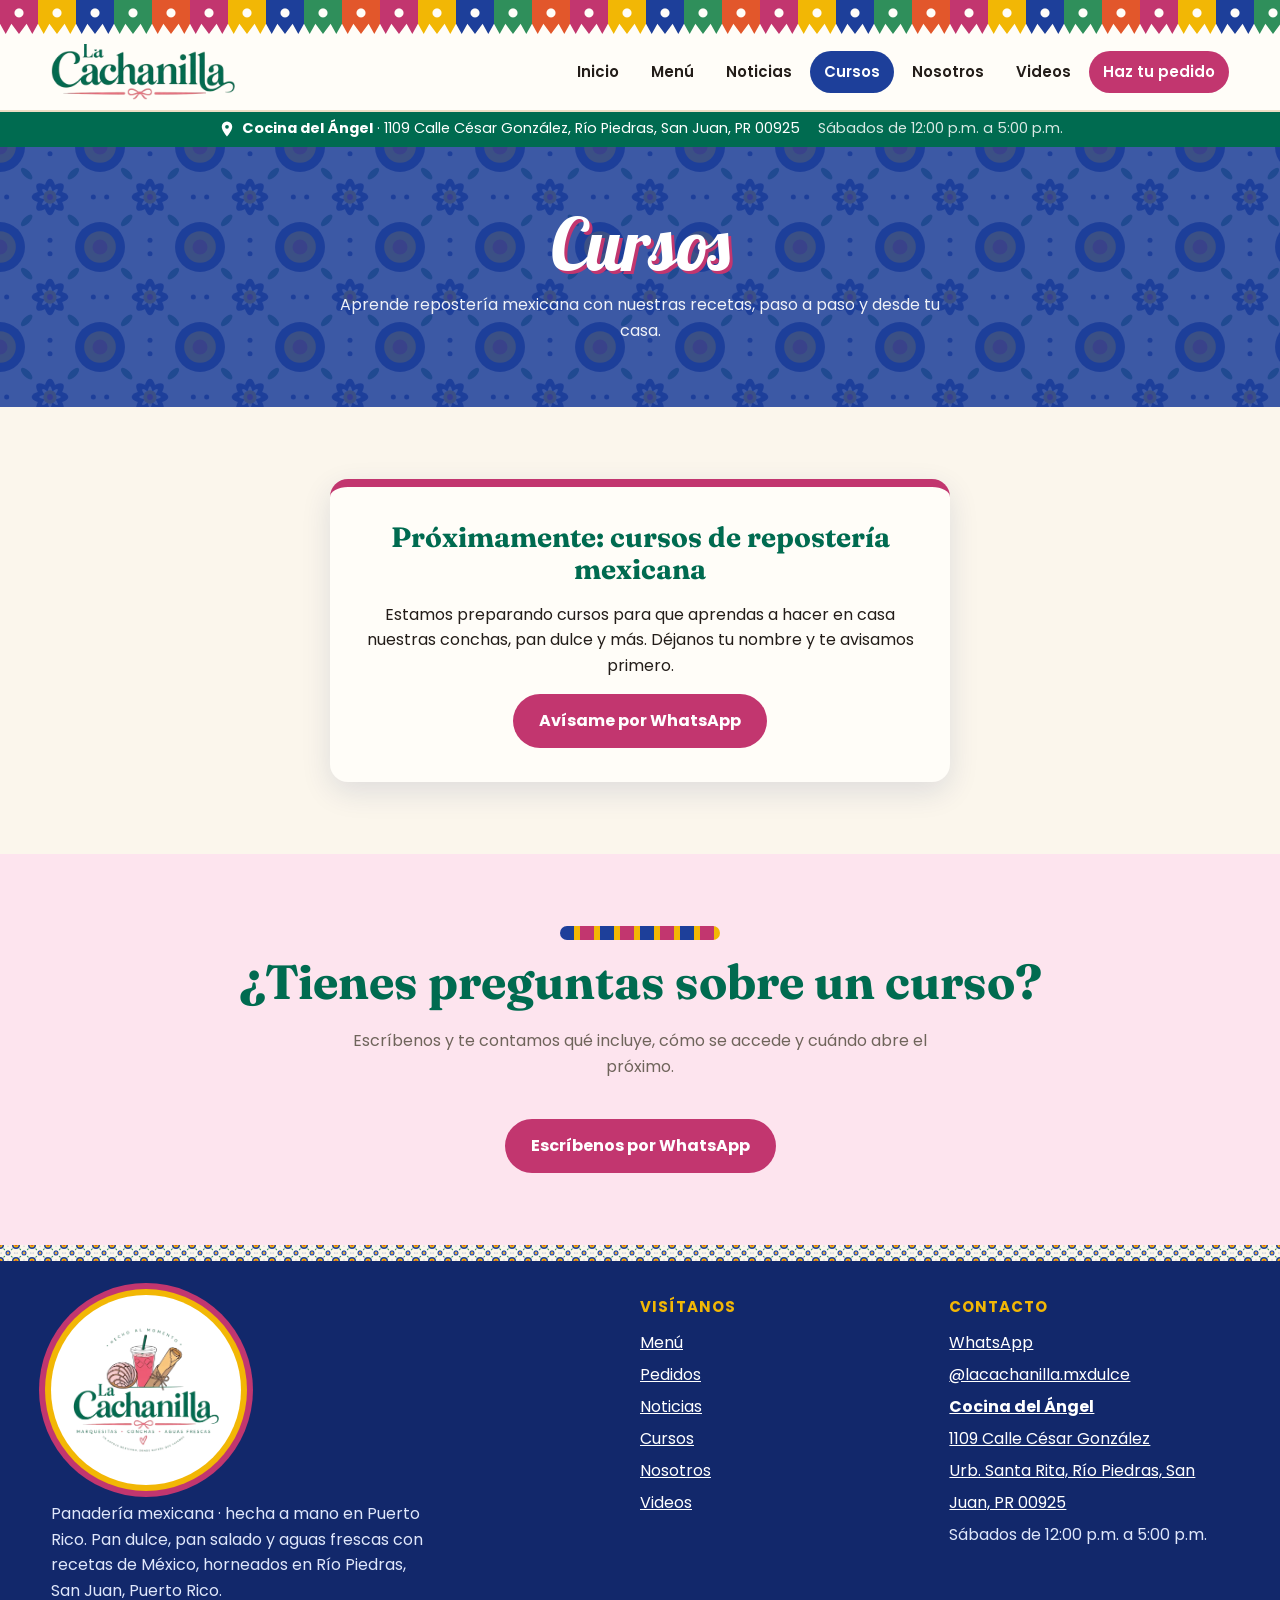
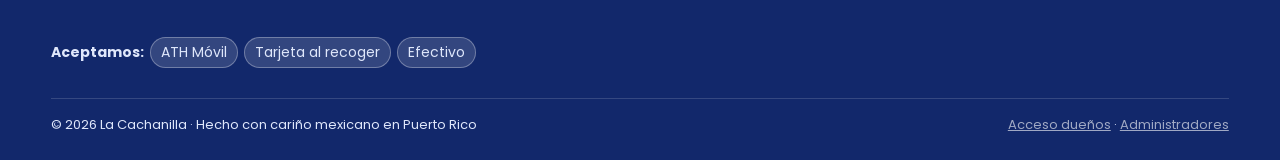
<file: cursos.html>
<!DOCTYPE html>
<html lang="es">
<head>
<meta charset="UTF-8">
<meta name="viewport" content="width=device-width, initial-scale=1">
<title>Cursos de repostería mexicana · La Cachanilla</title>
<meta name="description" content="Aprende repostería mexicana con La Cachanilla: conchas, pan dulce y más, paso a paso.">
<link rel="icon" type="image/png" sizes="32x32" href="assets/img/marca/icono-32.png">
<link rel="apple-touch-icon" href="assets/img/marca/icono-180.png">
<meta property="og:title" content="Cursos de repostería mexicana · La Cachanilla">
<meta property="og:description" content="Aprende repostería mexicana con La Cachanilla: conchas, pan dulce y más, paso a paso.">
<meta property="og:site_name" content="La Cachanilla">
<meta property="og:image" content="assets/img/marca/compartir.jpg">
<meta property="og:type" content="website">
<meta name="theme-color" content="#006b50">
<link rel="preconnect" href="https://fonts.googleapis.com"><link rel="preconnect" href="https://fonts.gstatic.com" crossorigin>
<link href="https://fonts.googleapis.com/css2?family=Fraunces:opsz,wght@9..144,700;9..144,800&family=Lobster&family=Poppins:wght@400;600;700&display=swap" rel="stylesheet">
<link rel="stylesheet" href="assets/css/styles.css">
<script>window.phFoto=function(i){(window._phq=window._phq||[]).push(i)}</script>
</head>
<body data-page="cursos">
<div id="site-header"></div>
<main>
  <div class="cabeza"><h1>Cursos</h1><p>Aprende repostería mexicana con nuestras recetas, paso a paso y desde tu casa.</p></div>
  <section>
    <div class="wrap">
      <div class="cursos" id="lista"></div>
    </div>
  </section>
  <section class="bg-rosa">
    <div class="wrap" style="text-align:center">
      <div class="titulo rev"><div class="cenefa"></div><h2>¿Tienes preguntas sobre un curso?</h2><p>Escríbenos y te contamos qué incluye, cómo se accede y cuándo abre el próximo.</p></div>
      <a class="btn btn-rosa" id="waPreg" target="_blank" rel="noopener">Escríbenos por WhatsApp</a>
    </div>
  </section>
</main>
<div id="site-footer"></div>
<script src="assets/js/catalogo.js"></script>
<script src="assets/js/site.js"></script>
<script>
  const D = window.CACHANILLA, wa = D.negocio.whatsapp;
  const waLink = t => `https://wa.me/${wa}?text=${encodeURIComponent(t)}`;
  /* Video de muestra: YouTube o Instagram → reproductor incrustado */
  function videoEmbed(u) {
    u = String(u || '').trim(); let m;
    if ((m = u.match(/(?:youtube\.com\/(?:watch\?v=|shorts\/|embed\/)|youtu\.be\/)([\w-]{6,})/))) return `https://www.youtube-nocookie.com/embed/${m[1]}`;
    if ((m = u.match(/instagram\.com\/(?:reel|p)\/([\w-]+)/))) return `https://www.instagram.com/p/${m[1]}/embed`;
    return '';
  }
  const cursos = (D.cursos || []).filter(c => c.publicado);
  $('#lista').innerHTML = cursos.length ? cursos.map(c => {
    const v = videoEmbed(c.video);
    const comprar = c.enlace
      ? `<a class="btn btn-rosa" href="${esc(c.enlace)}" target="_blank" rel="noopener">${esc(c.boton || 'Comprar curso')}</a>`
      : `<a class="btn btn-azul" href="${waLink('¡Hola La Cachanilla! Quiero que me avisen cuando salga el curso: ' + c.titulo)}" target="_blank" rel="noopener">Avísame cuando salga</a>`;
    return `<article class="curso rev">
      <div class="portada">${v ? `<iframe src="${esc(v)}" title="Muestra del curso ${esc(c.titulo)}" loading="lazy" allowfullscreen allow="encrypted-media; picture-in-picture"></iframe>` : fotoProducto({ img: c.img, nombre: c.titulo })}
        ${c.nivel && !v ? `<span class="nivel">${esc(c.nivel)}</span>` : ''}</div>
      <div class="body">
        <h3>${esc(c.titulo)}</h3>
        <div class="meta">${c.nivel ? `<span>🎯 ${esc(c.nivel)}</span>` : ''}${c.duracion ? `<span>⏱ ${esc(c.duracion)}</span>` : ''}${c.modalidad ? `<span>💻 ${esc(c.modalidad)}</span>` : ''}</div>
        <p>${esc(c.desc).replace(/\n/g, '<br>')}</p>
        ${(c.incluye || []).length ? `<ul>${c.incluye.map(x => `<li>${esc(x)}</li>`).join('')}</ul>` : ''}
        <div class="pie-curso"><div class="precio">${c.precio > 0 ? money(c.precio) : 'Gratis'}${c.enlace ? '' : ' <small>· próximamente</small>'}</div>${comprar}</div>
      </div>
    </article>`;
  }).join('') : `<div class="cursos-vacio rev">
      <h3>Próximamente: cursos de repostería mexicana</h3>
      <p>Estamos preparando cursos para que aprendas a hacer en casa nuestras conchas, pan dulce y más. Déjanos tu nombre y te avisamos primero.</p>
      <a class="btn btn-rosa" href="${waLink('¡Hola La Cachanilla! Quiero que me avisen cuando salgan los cursos de repostería mexicana.')}" target="_blank" rel="noopener">Avísame por WhatsApp</a>
    </div>`;
  $('#lista').style.display = cursos.length ? '' : 'block';
  $('#waPreg').href = waLink('¡Hola La Cachanilla! Tengo una pregunta sobre los cursos.');
  revelar();
</script>
</body>
</html>
</file>
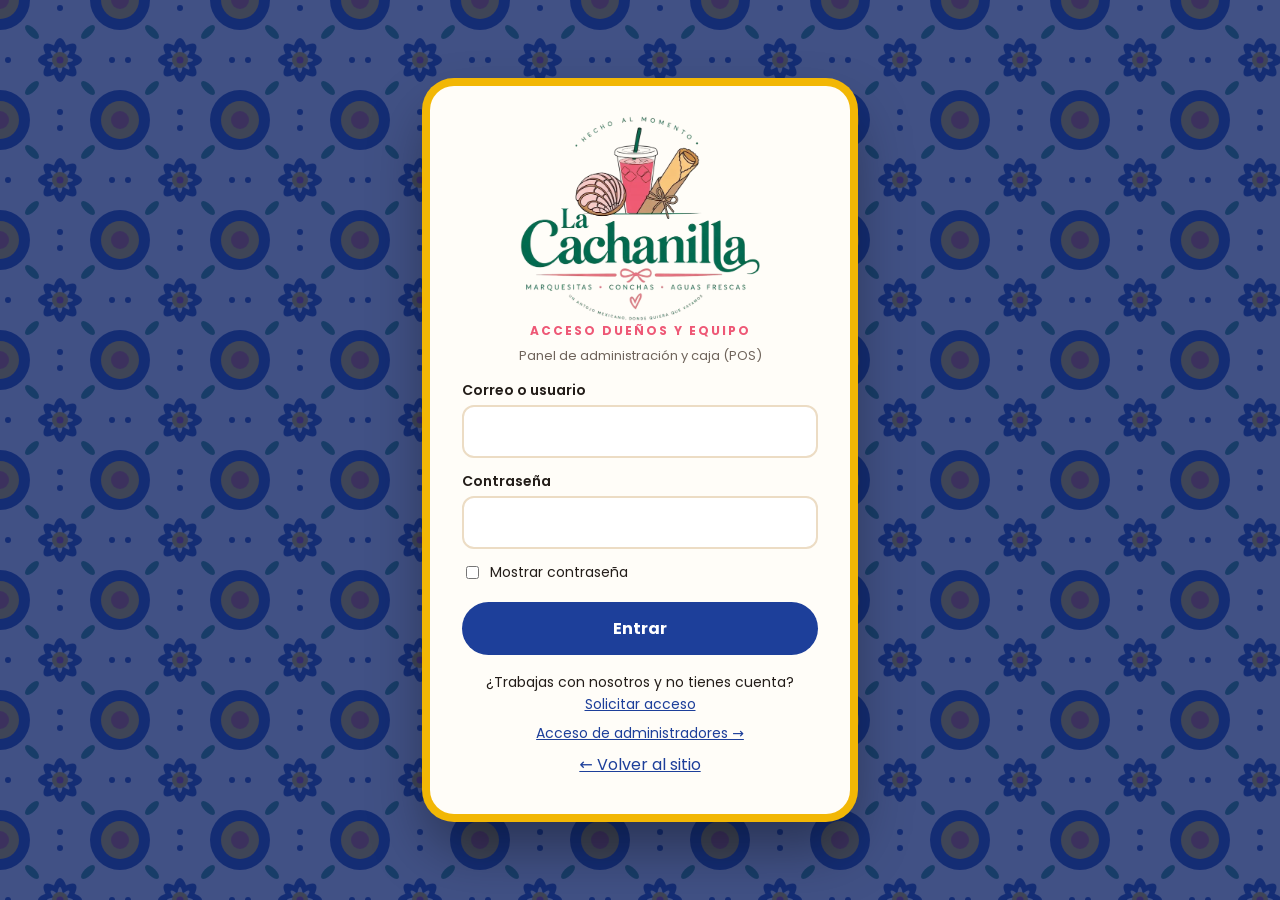
<file: horas.html>
<!DOCTYPE html>
<html lang="es">
<head>
<meta charset="UTF-8">
<meta name="viewport" content="width=device-width, initial-scale=1">
<meta name="robots" content="noindex, nofollow">
<meta name="theme-color" content="#12286b">
<title>Registro de horas · La Cachanilla</title>
<link rel="icon" type="image/png" sizes="32x32" href="assets/img/marca/icono-32.png">
<link rel="apple-touch-icon" href="assets/img/marca/icono-180.png">
<link rel="preconnect" href="https://fonts.googleapis.com"><link rel="preconnect" href="https://fonts.gstatic.com" crossorigin>
<link href="https://fonts.googleapis.com/css2?family=Fraunces:opsz,wght@9..144,700;9..144,800&family=Lobster&family=Poppins:wght@400;600;700;800&display=swap" rel="stylesheet">
<link rel="stylesheet" href="assets/css/admin.css">
<script src="assets/js/cuentas.js"></script>
<script src="assets/js/auth.js"></script>
<script>requerirSesion(['dueño', 'cajero', 'empleado', 'admin']);</script>
<style>
  .reloj{text-align:center;padding:26px 16px}
  .reloj .hora{font-family:Fraunces,serif;font-size:clamp(48px,12vw,84px);font-weight:800;color:var(--cobalto-o);line-height:1}
  .reloj .fecha{color:var(--gris);margin:6px 0 18px;text-transform:capitalize}
  .estado{display:inline-block;padding:6px 14px;border-radius:999px;font-weight:700;font-size:14px;margin-bottom:18px}
  .estado.dentro{background:var(--ok-l);color:var(--verde)}
  .estado.fuera{background:var(--cielo);color:var(--cobalto-o)}
  .ponchar{width:100%;max-width:420px;padding:22px;border-radius:18px;font-size:22px;font-weight:800;border:0;cursor:pointer;color:#fff}
  .ponchar.entrar{background:var(--hoja,#1d8a4e)}
  .ponchar.salir{background:var(--rosa)}
  .ponchar:disabled{opacity:.5}
  .nota-in{width:100%;max-width:420px;margin:12px auto 0;display:block;padding:10px 12px;border:1.5px solid var(--linea);border-radius:10px;font:inherit}
  .marcas{width:100%;border-collapse:collapse;font-size:14px}
  .marcas th,.marcas td{padding:8px 6px;border-bottom:1px solid var(--linea);text-align:left;white-space:nowrap}
  .marcas th{font-size:12px;color:var(--gris);text-transform:uppercase}
  .marcas td.num{text-align:right;font-variant-numeric:tabular-nums}
  .marcas tr.abierto td{background:#fff6dc}
  .marcas input{padding:6px;border:1.5px solid var(--linea);border-radius:8px;font:inherit;font-size:13px}
  .emp{margin-bottom:18px}
  .emp h3{display:flex;flex-wrap:wrap;gap:8px 16px;align-items:baseline;margin:0 0 10px}
  .emp h3 small{font-weight:600;color:var(--gris);font-size:14px}
  .totales-emp{display:flex;flex-wrap:wrap;gap:8px 18px;margin-top:10px;font-size:14px}
  .totales-emp b{color:var(--cobalto-o)}
  .mini{padding:5px 10px;font-size:13px;border-radius:8px}
  .sync{font-size:13px;color:var(--gris);margin:0 0 14px}
</style>
</head>
<body>
<div class="app">
  <header class="adm-top">
    <a class="marca" href="horas.html"><span class="pastilla"><img src="assets/img/marca/logo-nombre.webp" alt="La Cachanilla" width="480" height="146"></span><small>Registro de horas</small></a>
    <span class="sp"></span>
    <nav class="tabs">
      <button data-v="ponchar" class="on">Ponchar</button>
      <button data-v="mias">Mis horas</button>
      <button data-v="equipo" class="solo-duenos" hidden>Horas del equipo</button>
      <a href="panel.html" class="solo-duenos" hidden>Panel</a>
      <a href="pos.html" class="solo-caja" hidden>Caja (POS)</a>
      <button class="salir" onclick="cerrarSesion()">Salir</button>
    </nav>
  </header>

  <div class="contenido">
    <p class="sync" id="sync"></p>

    <!-- PONCHAR -->
    <section class="vista on" id="ponchar">
      <div class="caja reloj">
        <p style="margin:0 0 10px;font-weight:700" id="quien"></p>
        <div class="hora" id="hora">--:--</div>
        <div class="fecha" id="fecha"></div>
        <div><span class="estado" id="estado"></span></div>
        <button class="ponchar" id="btnPonchar"></button>
        <input class="nota-in" id="notaPonche" placeholder="Nota (opcional): ej. llegué tarde por el tapón" maxlength="140">
        <p class="sub" style="margin:16px 0 0;font-size:13px">¿Este equipo lo usan varias personas? Al terminar pulsa <b>Salir</b> para que el próximo empleado entre con su cuenta.</p>
      </div>
      <div class="caja" style="margin-top:16px">
        <h3 style="margin-top:0">Hoy</h3>
        <div class="tabla" id="hoyTabla"></div>
      </div>
    </section>

    <!-- MIS HORAS -->
    <section class="vista" id="mias">
      <h2>Mis horas</h2>
      <div class="fila" style="margin-bottom:14px">
        <button class="b b-sec mini" data-sem="-1">← Semana anterior</button>
        <b data-sem-txt></b>
        <button class="b b-sec mini" data-sem="1">Semana siguiente →</button>
      </div>
      <div id="misHoras"></div>
    </section>

    <!-- EQUIPO (solo dueños) -->
    <section class="vista" id="equipo">
      <h2>Horas del equipo</h2>
      <p class="sub">Semana de lunes a domingo. Puedes corregir una entrada o salida (queda anotado quién la cambió), añadir un turno olvidado y fijar la tarifa por hora de cada persona.</p>
      <div class="fila" style="margin-bottom:14px">
        <button class="b b-sec mini" data-sem="-1">← Semana anterior</button>
        <b data-sem-txt></b>
        <button class="b b-sec mini" data-sem="1">Semana siguiente →</button>
        <span style="flex:1"></span>
        <button class="b b-sec" id="eqCsv">Descargar CSV</button>
        <button class="b b-sec" id="eqCopiar">Copiar resumen</button>
        <button class="b b-rosa" id="eqWa">Enviar resumen por WhatsApp</button>
      </div>
      <div class="caja" style="margin-bottom:16px">
        <h3 style="margin-top:0">Añadir turno a mano</h3>
        <div class="fila">
          <label class="campo">Empleado<select id="mEmp"></select></label>
          <label class="campo">Entrada<input type="datetime-local" id="mEnt"></label>
          <label class="campo">Salida<input type="datetime-local" id="mSal"></label>
          <label class="campo" style="flex:1;min-width:160px">Nota<input id="mNota" placeholder="Motivo de la corrección"></label>
          <button class="b b-pri" id="mAdd" style="align-self:flex-end">Añadir</button>
        </div>
      </div>
      <div id="eqLista"></div>
      <div class="aviso" style="margin-top:16px"><b>Horas extra:</b> se calculan a tiempo y medio por encima de 8 horas en un día o de 40 en la semana. Confirma la regla y las deducciones con tu contador antes de pagar.</div>
    </section>
  </div>
</div>

<script src="assets/js/catalogo.js"></script>
<script src="assets/js/admin-comun.js"></script>
<script src="assets/js/github.js"></script>
<script src="assets/js/horas.js"></script>
</body>
</html>
</file>
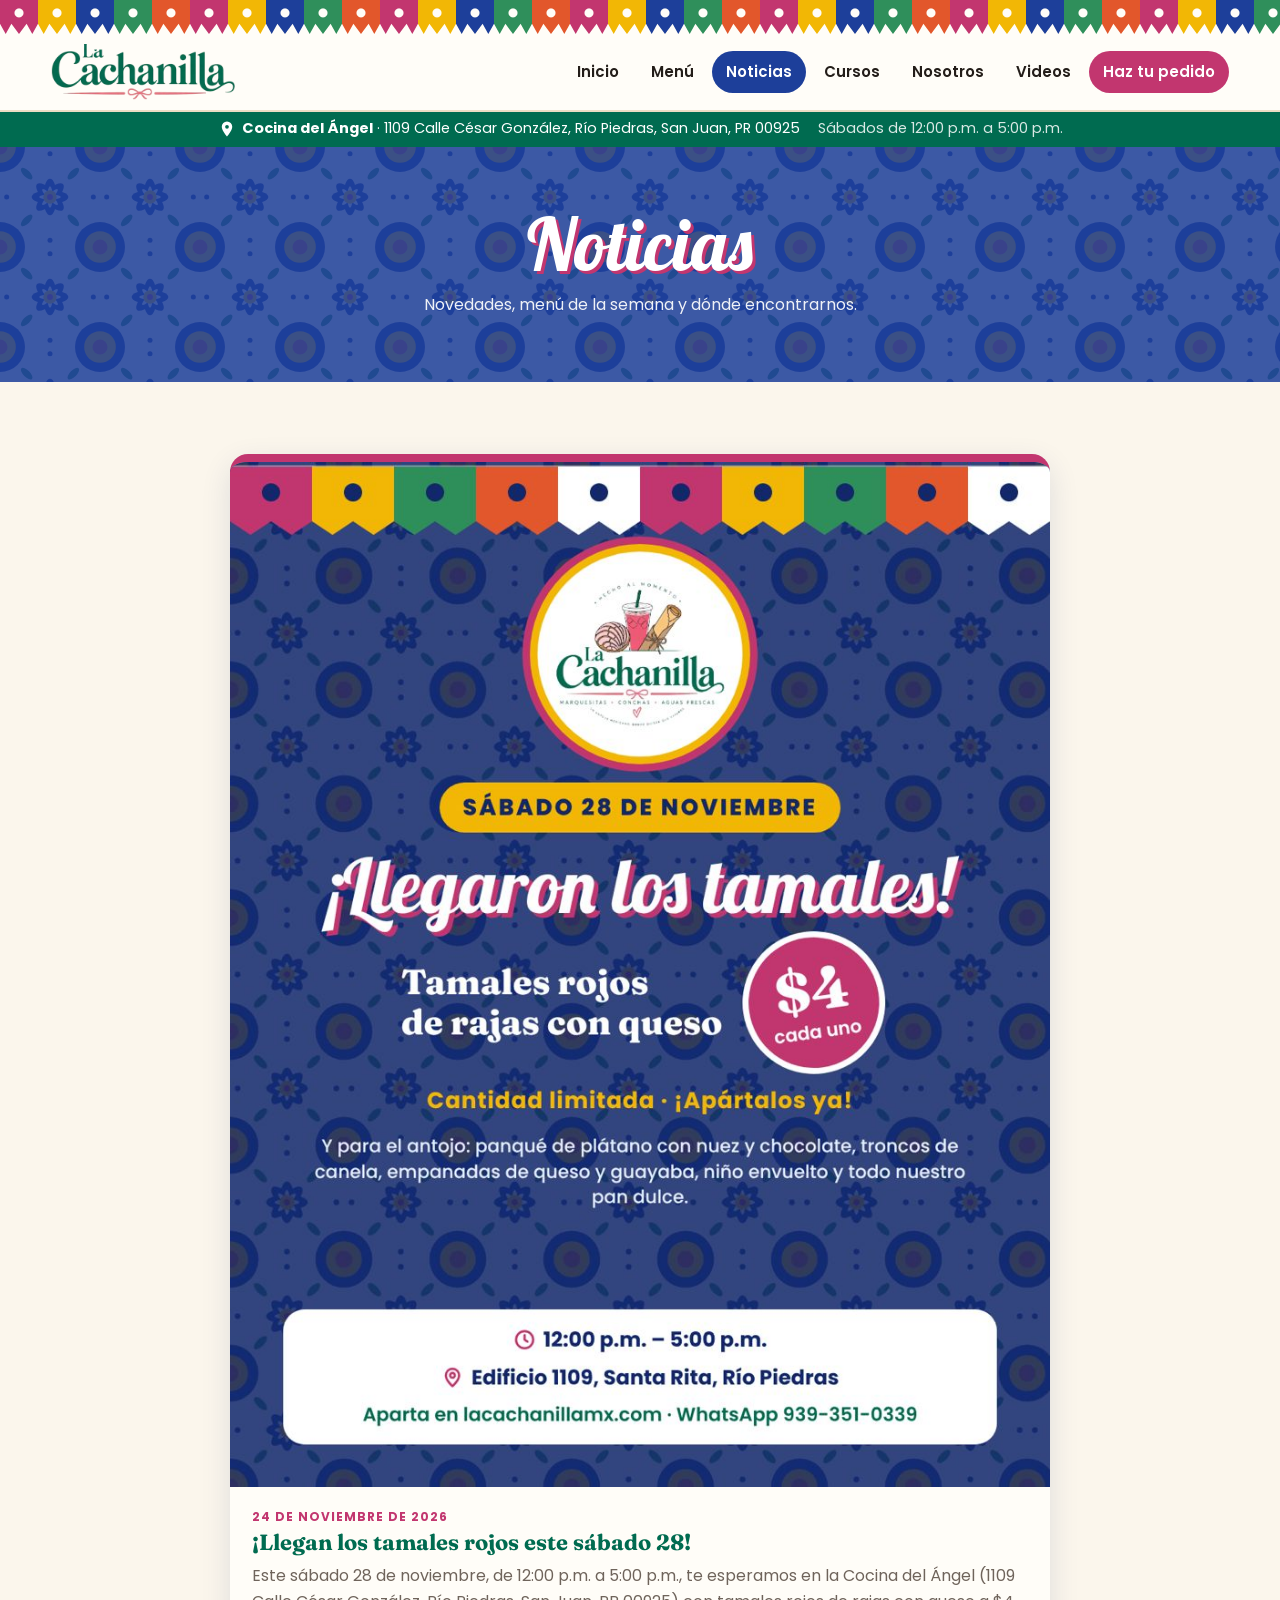
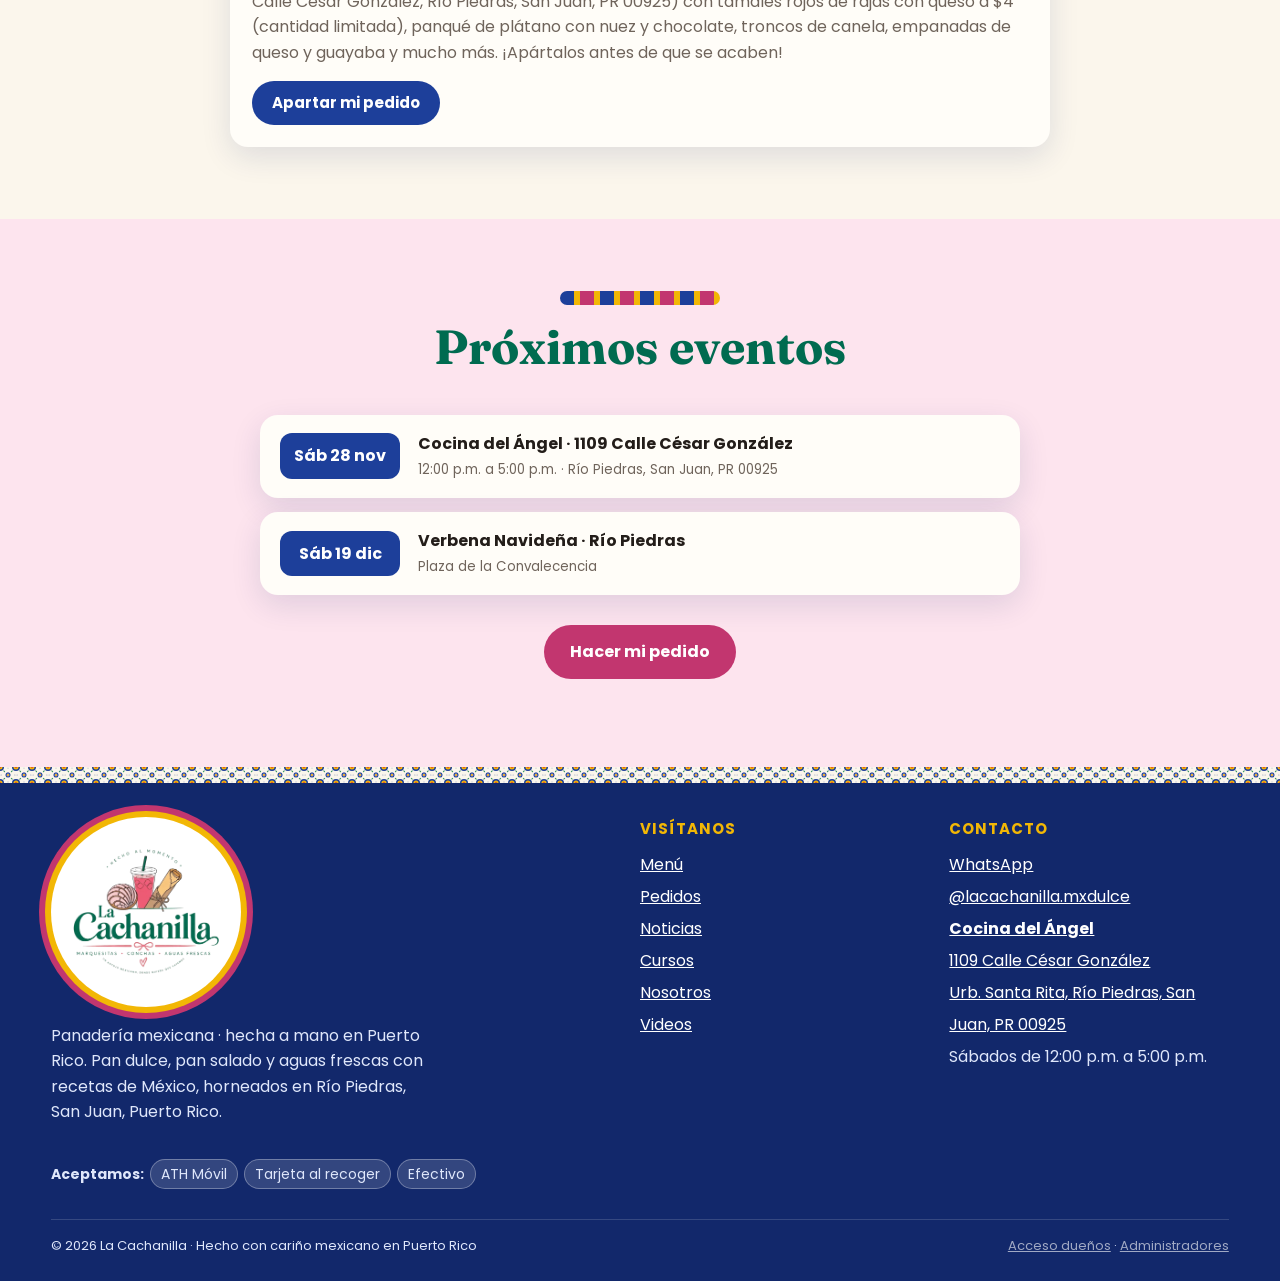
<file: noticias.html>
<!DOCTYPE html>
<html lang="es">
<head>
<meta charset="UTF-8">
<meta name="viewport" content="width=device-width, initial-scale=1">
<title>Noticias · La Cachanilla Panadería Mexicana</title>
<meta name="description" content="Noticias, novedades y próximos eventos de La Cachanilla, panadería mexicana en Puerto Rico.">
<link rel="icon" type="image/png" sizes="32x32" href="assets/img/marca/icono-32.png">
<link rel="apple-touch-icon" href="assets/img/marca/icono-180.png">
<meta property="og:title" content="Noticias · La Cachanilla Panadería Mexicana">
<meta property="og:description" content="Noticias, novedades y próximos eventos de La Cachanilla, panadería mexicana en Puerto Rico.">
<meta property="og:site_name" content="La Cachanilla">
<meta property="og:image" content="assets/img/marca/compartir.jpg">
<meta property="og:type" content="website">
<meta name="theme-color" content="#006b50">
<link rel="preconnect" href="https://fonts.googleapis.com"><link rel="preconnect" href="https://fonts.gstatic.com" crossorigin>
<link href="https://fonts.googleapis.com/css2?family=Fraunces:opsz,wght@9..144,700;9..144,800&family=Lobster&family=Poppins:wght@400;600;700&display=swap" rel="stylesheet">
<link rel="stylesheet" href="assets/css/styles.css">
<script>window.phFoto=function(i){(window._phq=window._phq||[]).push(i)}</script>
</head>
<body data-page="noticias">
<div id="site-header"></div>
<main>
  <div class="cabeza"><h1>Noticias</h1><p>Novedades, menú de la semana y dónde encontrarnos.</p></div>
  <section>
    <div class="wrap">
      <div class="lista-noticias" id="lista"></div>
    </div>
  </section>
  <section class="bg-rosa">
    <div class="wrap">
      <div class="titulo rev"><div class="cenefa"></div><h2>Próximos eventos</h2></div>
      <div class="eventos" id="eventos"></div>
      <p style="text-align:center;margin-top:30px"><a class="btn btn-rosa" href="pedidos.html">Hacer mi pedido</a></p>
    </div>
  </section>
</main>
<div id="site-footer"></div>
<script src="assets/js/catalogo.js"></script>
<script src="assets/js/site.js"></script>
<script>
  $('#lista').innerHTML = tarjetasNoticias() || '<p class="nota" style="text-align:center">Pronto tendremos novedades. ¡Síguenos en Instagram!</p>';
  $('#eventos').innerHTML = window.CACHANILLA.negocio.eventos.map(e => `
    <div class="evento rev"><div class="f">${esc(e.fecha)}</div><div><b>${esc(e.lugar)}</b><small>${esc(e.nota || '')}</small></div></div>`).join('');
  revelar();
</script>
</body>
</html>
</file>
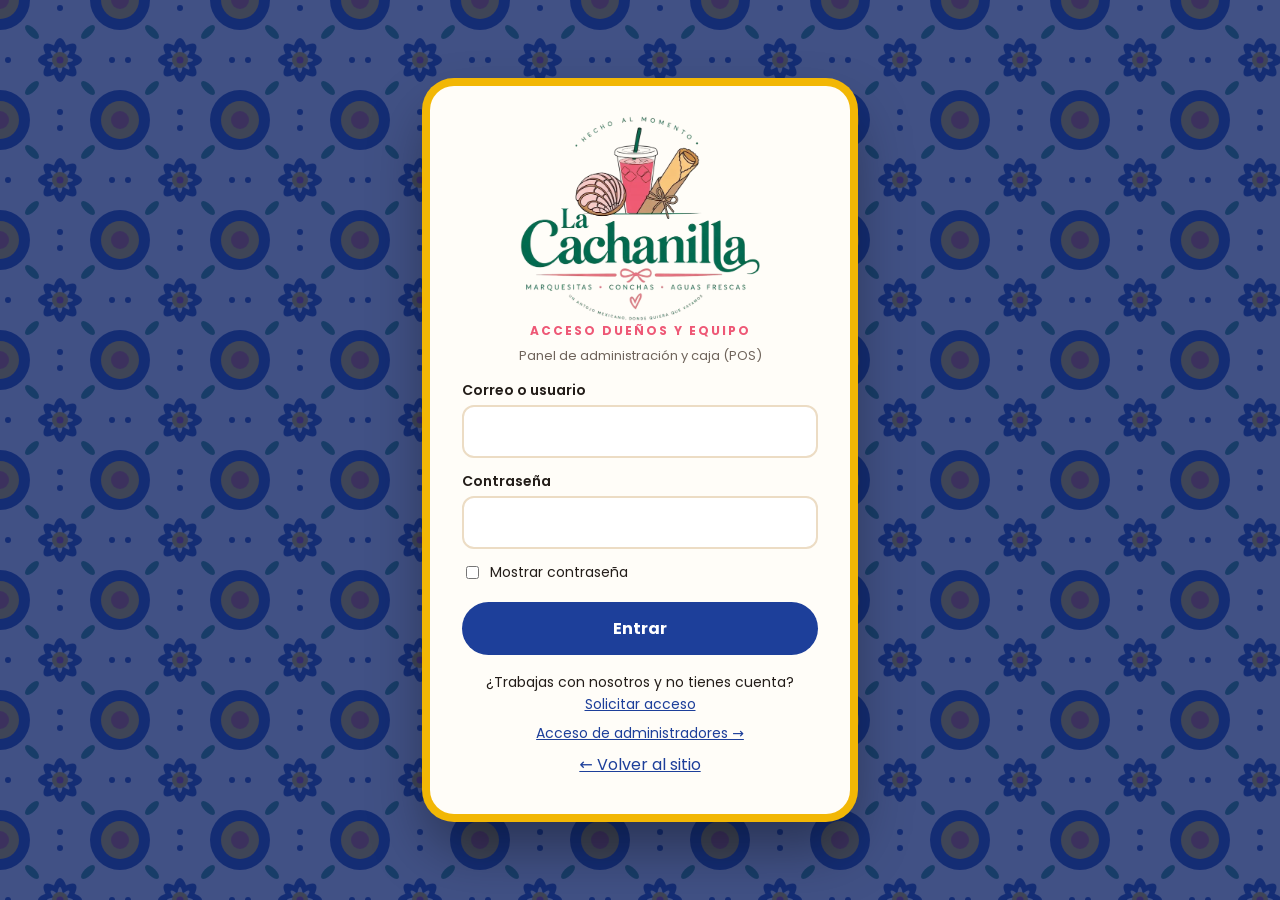
<file: panel.html>
<!DOCTYPE html>
<html lang="es">
<head>
<meta charset="UTF-8">
<meta name="viewport" content="width=device-width, initial-scale=1">
<meta name="robots" content="noindex, nofollow">
<meta name="theme-color" content="#12286b">
<title>Panel de dueños · La Cachanilla</title>
<link rel="icon" type="image/png" sizes="32x32" href="assets/img/marca/icono-32.png">
<link rel="apple-touch-icon" href="assets/img/marca/icono-180.png">
<link rel="preconnect" href="https://fonts.googleapis.com"><link rel="preconnect" href="https://fonts.gstatic.com" crossorigin>
<link href="https://fonts.googleapis.com/css2?family=Fraunces:opsz,wght@9..144,700;9..144,800&family=Lobster&family=Poppins:wght@400;600;700;800&display=swap" rel="stylesheet">
<link rel="stylesheet" href="assets/css/admin.css">
<script src="assets/js/cuentas.js"></script>
<script src="assets/js/auth.js"></script>
<script>if (location.hash.startsWith('#aprobar=')) location.replace('admin.html' + location.hash); else requerirSesion('dueño');</script>
<style>
  .barras{display:flex;gap:8px;align-items:flex-end;height:170px;padding-top:10px}
  .barras div{flex:1;display:flex;flex-direction:column;align-items:center;justify-content:flex-end;height:100%;font-size:11px;color:var(--gris)}
  .barras i{display:block;width:100%;max-width:46px;background:var(--cobalto);border-radius:8px 8px 0 0;min-height:3px}
  .barras div:last-child i{background:var(--rosa)}
  .barras b{font-size:11px;color:var(--tinta)}
  .dos{display:grid;grid-template-columns:1.3fr 1fr;gap:18px}
  @media (max-width:820px){ .dos{grid-template-columns:1fr} }
  .tabla td{padding:6px 4px}
  .tabla textarea{width:100%;min-width:180px;padding:6px 8px;border:1.5px solid var(--linea);border-radius:8px;font-size:13px;resize:vertical}
</style>
</head>
<body>
<div class="app">
  <header class="adm-top">
    <a class="marca" href="panel.html"><span class="pastilla"><img src="assets/img/marca/logo-nombre.webp" alt="La Cachanilla" width="480" height="146"></span><small>Panel de dueños</small></a>
    <span class="sp"></span>
    <nav class="tabs">
      <button data-v="resumen" class="on">Resumen</button>
      <button data-v="catalogo">Catálogo de la semana</button>
      <button data-v="noticias">Noticias</button>
      <button data-v="instagram">Instagram</button>
      <button data-v="pagos">Pagos</button>
      <a href="horas.html">Horas</a>
      <a href="contabilidad.html">Contabilidad</a>
      <a href="admin.html">Administración</a>
      <a href="pos.html">Caja (POS)</a>
      <button class="salir" onclick="cerrarSesion()">Salir</button>
    </nav>
  </header>

  <div class="contenido">
    <!-- RESUMEN -->
    <section class="vista on" id="resumen">
      <h2 id="saludo">¡Hola!</h2>
      <p class="sub">Así va el negocio según las ventas registradas en la caja de este equipo.</p>
      <div class="accesos">
        <a class="acc" href="pos.html"><em>🧾</em><span>Abrir caja<small>Cobrar ventas</small></span></a>
        <a class="acc" href="contabilidad.html"><em>📒</em><span>Contabilidad<small>Ventas, gastos, IVU y OneDrive</small></span></a>
        <a class="acc" href="horas.html"><em>⏱️</em><span>Registro de horas<small>Entradas, salidas y nómina</small></span></a>
        <button class="acc" data-ir="catalogo"><em>🥐</em><span>Catálogo de la semana<small>Qué se puede pedir</small></span></button>
        <a class="acc" href="pedidos.html" target="_blank"><em>🛍️</em><span>Ver página de pedidos<small>Como la ve el cliente</small></span></a>
        <a class="acc" href="https://claude.ai/artifact/SkHFpZpqz4LhkgVxrusDSj" target="_blank" rel="noopener"><em>📦</em><span>Caja con inventario<small>Pre-órdenes e inventario</small></span></a>
      </div>
      <div class="kpis" id="kpis"></div>
      <div class="dos">
        <div class="caja"><h3>Ventas de los últimos 7 días</h3><div class="barras" id="barras"></div></div>
        <div class="caja"><h3>Más vendidos (7 días)</h3><div id="top"></div></div>
      </div>
    </section>

    <!-- INSTAGRAM -->
    <section class="vista" id="instagram">
      <h2>Instagram en la página</h2>
      <p class="sub">Tus últimas publicaciones salen solas en la portada y en la página de Videos.</p>
      <div class="dos">
        <div class="caja">
          <h3>Conectar tu Instagram (una vez)</h3>
          <ol style="padding-left:18px;line-height:1.7;font-size:14px;margin:0 0 12px">
            <li>Entra a <a href="https://behold.so" target="_blank" rel="noopener">behold.so</a> y crea una cuenta gratis (con el correo del negocio).</li>
            <li><b>Connect Instagram</b> → entra con la cuenta de Instagram de La Cachanilla.</li>
            <li><b>+ Add Feed</b> → elige <b>JSON</b> → nombre “Página web” → <b>Create feed</b>.</li>
            <li>En los ajustes del feed, en <b>Domain whitelist</b>, añade <code>lacachanillamx.com</code> y <code>www.lacachanillamx.com</code>.</li>
            <li>Copia la <b>Feed URL</b> (empieza con <code>https://feeds.behold.so/</code>) y pégala aquí abajo.</li>
          </ol>
          <label class="campo">Feed URL de Behold<input id="igFeedUrl" placeholder="https://feeds.behold.so/…" autocapitalize="none"></label>
          <label class="campo">Usuario de Instagram (sin @)<input id="igUser" autocapitalize="none"></label>
          <div class="fila"><button class="b b-sec" id="igProbar">Probar conexión</button><span id="igRes" class="sub" style="margin:0;font-size:14px"></span></div>
        </div>
        <div class="caja">
          <h3>Reels destacados (opcional)</h3>
          <p class="sub" style="font-size:14px">Para fijar videos en la página de Videos. Pega un enlace por línea, por ejemplo <code>https://www.instagram.com/reel/ABC123/</code></p>
          <label class="campo"><textarea id="igReels" rows="5" style="width:100%"></textarea></label>
          <div class="aviso" style="margin:0">Plan gratis de Behold: muestra 6 publicaciones, se actualiza 1 vez al día y permite 1,200 vistas al mes. La página guarda las publicaciones 6 horas en el celular de cada visitante para gastar menos vistas.</div>
        </div>
      </div>
      <div class="fila"><span style="flex:1"></span><button class="b b-sec" id="igBajar">Descargar catalogo.js</button><button class="b b-rosa" id="igPublicar">Guardar y publicar</button></div>
      <div id="igPrev" style="margin-top:18px"></div>
    </section>

    <!-- PAGOS -->
    <section class="vista" id="pagos">
      <h2>Formas de pago</h2>
      <p class="sub">Lo que llenes aquí sale en Pedidos (con el total ya calculado), en el pie de la página y en el mensaje de WhatsApp. Deja vacío lo que no uses.</p>
      <div class="dos">
        <div class="caja">
          <label class="campo">ATH Móvil · número o nombre de ATH Business<input id="pgAth" placeholder="939-000-0000"></label>
          <label class="campo">PayPal · usuario de paypal.me o enlace<input id="pgPaypal" placeholder="lacachanilla  o  https://paypal.me/lacachanilla" autocapitalize="none"></label>
          <label class="campo">Venmo · usuario (sin @)<input id="pgVenmo" placeholder="LaCachanilla" autocapitalize="none"></label>
          <label class="campo">Stripe · Payment Link (tarjetas, Apple Pay, Google Pay)<input id="pgStripe" placeholder="https://buy.stripe.com/…" autocapitalize="none"></label>
          <label class="campo"><span><input type="checkbox" id="pgTarjeta"> Aceptamos tarjeta en persona al recoger</span></label>
          <label class="campo"><span><input type="checkbox" id="pgEfectivo"> Aceptamos efectivo</span></label>
          <label class="campo">IVU que se suma en Pedidos (%)<input id="pgIvu" type="number" step="0.1" min="0" max="20"></label>
        </div>
        <div class="caja">
          <h3>Cómo conseguir cada enlace</h3>
          <ol style="padding-left:18px;line-height:1.7;font-size:14px;margin:0">
            <li><b>PayPal:</b> en la app de PayPal → tu perfil → <b>PayPal.Me</b> → crea tu enlace. Pega el usuario.</li>
            <li><b>Venmo:</b> crea un perfil de <b>Venmo Business</b> (para ventas no uses la cuenta personal). Pega el usuario.</li>
            <li><b>Stripe:</b> en dashboard.stripe.com → <b>Payment Links</b> → <b>+ New</b> → producto “Pedido La Cachanilla” → precio <b>“Customers choose what to pay”</b>. Copia el enlace <code>https://buy.stripe.com/…</code>.</li>
            <li><b>ATH Móvil:</b> el número que recibe pagos. Con ATH Business el cliente busca el nombre del negocio.</li>
          </ol>
          <div class="aviso" style="margin:12px 0 0">PayPal y Venmo salen con el total ya puesto. En Stripe y ATH Móvil el cliente escribe el monto.</div>
        </div>
      </div>
      <div class="fila"><span style="flex:1"></span><button class="b b-rosa" id="pgPublicar">Guardar y publicar</button></div>
    </section>

    <!-- CATÁLOGO -->
    <section class="vista" id="catalogo">
      <h2>Catálogo de la semana</h2>
      <p class="sub">Marca qué productos se pueden pedir, cuáles salen en la portada, precios y sabores.</p>
      <div class="aviso">
        <b>Cómo publicar:</b> edita y pulsa <b>Publicar en el sitio</b>: los clientes ven el catálogo nuevo en 1 a 5 minutos y las cajas usan los precios nuevos.
        Si este equipo no está conectado a GitHub (Administración → Conexión y avisos), usa <b>Descargar catalogo.js</b> y súbelo a GitHub en <code>assets/js/</code>.
      </div>
      <div class="caja">
        <label class="campo">Título del menú<input id="tSemana"></label>
        <h3 style="margin-top:14px">Días para recoger pedidos</h3>
        <div id="diasLista"></div>
        <button class="b b-sec" id="diaAgregar" style="margin-bottom:16px">+ Añadir día</button>
        <h3>Productos</h3>
        <div class="tabla"><table>
          <thead><tr><th title="Disponible esta semana">Disp.</th><th title="Sale en la portada">Portada</th><th>Producto</th><th>Categoría</th><th>Precio</th><th title="Separados por coma">Sabores / opciones</th><th>Descripción</th><th>Foto (ruta)</th><th></th></tr></thead>
          <tbody id="filas"></tbody>
        </table></div>
        <div class="fila" style="margin-top:14px">
          <button class="b b-sec" id="agregar">+ Agregar producto</button>
          <span style="flex:1"></span>
          <button class="b b-rojo" id="descartar">Volver al publicado</button>
          <button class="b b-pri" id="guardar">Guardar</button>
          <button class="b b-sec" id="bajar">Descargar catalogo.js</button>
          <button class="b b-rosa" id="publicarCat">Publicar en el sitio</button>
        </div>
        <p class="sub" id="estado" style="margin:10px 0 0;font-size:13px"></p>
      </div>
    </section>

    <!-- NOTICIAS -->
    <section class="vista" id="noticias">
      <h2>Noticias y eventos</h2>
      <p class="sub">Las noticias salen en la portada (las 3 más recientes) y en la página Noticias. Los eventos salen en “¿Dónde encontrarnos?”.</p>
      <div class="caja">
        <div class="fila" style="justify-content:space-between"><h3 style="margin:0">Noticias y novedades</h3><button class="b b-sec" id="notAgregar">+ Nueva noticia</button></div>
        <div id="notLista" style="margin-top:12px"></div>
      </div>
      <div class="caja">
        <div class="fila" style="justify-content:space-between"><h3 style="margin:0">Eventos · ¿Dónde encontrarnos?</h3><button class="b b-sec" id="evAgregar">+ Nuevo evento</button></div>
        <div id="evLista" style="margin-top:12px"></div>
      </div>
      <div class="fila"><span style="flex:1"></span><button class="b b-pri" id="notGuardar">Guardar</button><button class="b b-sec" id="notBajar">Descargar catalogo.js</button><button class="b b-rosa" id="notPublicar">Publicar en el sitio</button></div>
    </section>

  </div>
</div>

<script src="assets/js/catalogo.js"></script>
<script src="assets/js/admin-comun.js"></script>
<script src="assets/js/github.js"></script>
<script>
  const s = sesionActual();
  const h = new Date().getHours();
  $('#saludo').textContent = (h < 12 ? '¡Buenos días' : h < 19 ? '¡Buenas tardes' : '¡Buenas noches') + ', equipo Cachanilla!';

  /* ---------- Resumen ---------- */
  function pintarResumen() {
    const todas = ventas();
    const hoy = resumirVentas(todas.filter(v => diaKey(v.ts) === hoyKey()));
    const desde = new Date(); desde.setHours(0, 0, 0, 0); desde.setDate(desde.getDate() - 6);
    const sem = todas.filter(v => v.ts >= desde.getTime());
    const rs = resumirVentas(sem);
    $('#kpis').innerHTML = `
      <div class="kpi"><span>Vendido hoy</span><b>${money(hoy.total)}</b></div>
      <div class="kpi"><span>Ventas hoy</span><b>${hoy.n}</b></div>
      <div class="kpi"><span>Últimos 7 días</span><b>${money(rs.total)}</b></div>
      <div class="kpi"><span>Ticket promedio</span><b>${money(rs.n ? rs.total / rs.n : 0)}</b></div>`;
    const dias = Array.from({ length: 7 }, (_, i) => { const d = new Date(desde); d.setDate(d.getDate() + i); return d; });
    const tot = dias.map(d => resumirVentas(todas.filter(v => diaKey(v.ts) === diaKey(d))).total);
    const max = Math.max(...tot, 1);
    $('#barras').innerHTML = dias.map((d, i) => `<div><b>${tot[i] ? '$' + Math.round(tot[i]) : ''}</b><i style="height:${(tot[i] / max) * 100}%"></i>${d.toLocaleDateString('es-PR', { weekday: 'short' })}</div>`).join('');
    const top = Object.entries(rs.productos).sort((a, b) => b[1].q - a[1].q).slice(0, 6);
    $('#top').innerHTML = top.length ? '<table>' + top.map(([n, p], i) => `<tr><td>${i + 1}. ${esc(n)}</td><td class="n"><b>${p.q}</b></td><td class="n">${money(p.total)}</td></tr>`).join('') + '</table>'
      : '<p class="vacio">Aún no hay ventas registradas en la caja.</p>';
  }

  /* ---------- Catálogo, días, noticias y eventos (todo vive en catalogo.js) ---------- */
  const C0 = window.CACHANILLA;
  const copia = o => JSON.parse(JSON.stringify(o));
  if (JSON.stringify(store.get('catalogo_borrador', null)) === JSON.stringify(C0.productos)) store.del('catalogo_borrador');
  let lista = catalogoActivo();
  let semana = store.get('catalogo_semana', C0.semana);
  let dias = store.get('dias_borrador', null) || copia(C0.diasPedido || []);
  let noticias = store.get('noticias_borrador', null) || copia(C0.noticias || []);
  let eventos = store.get('negocio_borrador', {}).eventos || copia(C0.negocio.eventos || []);
  const hayBorrador = () => !!store.get('catalogo_borrador', null);
  const campo = (k, v, extra = '') => `<input type="text" data-k="${k}" value="${esc(v || '')}" ${extra}>`;

  function pintarCatalogo() {
    $('#tSemana').value = semana;
    $('#diasLista').innerHTML = dias.map((d, i) => `<div class="fila" data-dia="${i}" style="margin-bottom:8px">
        <input type="date" data-k="fecha" value="${esc(d.fecha)}" style="padding:8px;border:1.5px solid var(--linea);border-radius:8px">
        <input type="text" data-k="etiqueta" value="${esc(d.etiqueta)}" placeholder="Ej. Sábado 21 · Mercado de Condado" style="flex:1;min-width:200px;padding:8px;border:1.5px solid var(--linea);border-radius:8px">
        <button class="b b-rojo" style="padding:6px 10px" data-qdia="${i}">✕</button></div>`).join('') || '<p class="sub">Sin días: el cliente escoge cualquier fecha.</p>';
    $('#filas').innerHTML = lista.map((p, i) => `
      <tr data-i="${i}">
        <td><input type="checkbox" data-k="disponible" ${p.disponible ? 'checked' : ''}></td>
        <td><input type="checkbox" data-k="destacado" ${p.destacado ? 'checked' : ''}></td>
        <td>${campo('nombre', p.nombre)}</td>
        <td>${campo('cat', p.cat, 'list="cats" style="min-width:100px"')}</td>
        <td><input type="number" class="precio" step="0.05" min="0" data-k="precio" value="${p.precio}"></td>
        <td>${campo('opciones', (p.opciones || []).join(', '), 'placeholder="Ej. Chocolate, Vainilla" style="min-width:160px"')}</td>
        <td><textarea rows="2" data-k="desc">${esc(p.desc || '')}</textarea></td>
        <td>${campo('img', p.img, 'style="min-width:170px"')}</td>
        <td><button class="b b-rojo" style="padding:6px 10px" data-borrar="${i}" title="Quitar">✕</button></td>
      </tr>`).join('') + `<datalist id="cats">${[...new Set(lista.map(p => p.cat))].map(c => `<option value="${esc(c)}">`).join('')}</datalist>`;
    const n = lista.filter(p => p.disponible).length;
    $('#estado').textContent = `${n} de ${lista.length} productos disponibles · ` + (hayBorrador() ? 'Hay cambios guardados en este equipo.' : 'Mostrando el catálogo publicado.');
  }
  $('#filas').addEventListener('input', e => {
    const el = e.target, tr = el.closest('tr'); if (!tr || !el.dataset.k) return;
    const p = lista[tr.dataset.i], k = el.dataset.k;
    if (k === 'opciones') { const o = el.value.split(',').map(x => x.trim()).filter(Boolean); if (o.length) p.opciones = o; else delete p.opciones; return; }
    p[k] = el.type === 'checkbox' ? el.checked : el.type === 'number' ? r2(Number(el.value) || 0) : el.value;
  });
  $('#filas').addEventListener('click', e => {
    const b = e.target.closest('[data-borrar]'); if (!b) return;
    if (confirm('¿Quitar "' + lista[b.dataset.borrar].nombre + '" del catálogo? (Para esconderlo solo esta semana, quita la marca de Disp.)')) { lista.splice(b.dataset.borrar, 1); pintarCatalogo(); }
  });
  $('#diasLista').addEventListener('input', e => { const r = e.target.closest('[data-dia]'); if (r && e.target.dataset.k) dias[r.dataset.dia][e.target.dataset.k] = e.target.value; });
  $('#diasLista').addEventListener('click', e => { const q = e.target.closest('[data-qdia]'); if (q) { dias.splice(q.dataset.qdia, 1); pintarCatalogo(); } });
  $('#diaAgregar').onclick = () => { dias.push({ fecha: '', etiqueta: '' }); pintarCatalogo(); };
  $('#tSemana').oninput = e => semana = e.target.value;
  $('#agregar').onclick = () => {
    lista.push({ id: 'n' + Date.now().toString(36), nombre: 'Producto nuevo', precio: 0, cat: 'Pan dulce', disponible: true, destacado: false, img: 'assets/img/productos/nuevo.jpg', desc: '' });
    pintarCatalogo(); const f = $$('#filas tr'); f[f.length - 1].querySelector('[data-k=nombre]').select();
  };

  /* Noticias y eventos */
  function pintarNoticias() {
    const ins = 'style="width:100%;padding:8px;border:1.5px solid var(--linea);border-radius:8px"';
    $('#notLista').innerHTML = noticias.map((n, i) => `<div class="caja" data-not="${i}" style="background:#fff;border:1.5px solid var(--linea);box-shadow:none">
        <div class="fila"><input type="date" data-k="fecha" value="${esc(n.fecha)}" style="padding:8px;border:1.5px solid var(--linea);border-radius:8px"><input data-k="titulo" value="${esc(n.titulo)}" placeholder="Título" style="flex:1;min-width:200px;padding:8px;border:1.5px solid var(--linea);border-radius:8px;font-weight:700"><button class="b b-rojo" style="padding:6px 10px" data-qnot="${i}">✕</button></div>
        <textarea data-k="texto" rows="3" placeholder="Texto de la noticia" ${ins.replace('style="', 'style="margin-top:8px;')}>${esc(n.texto)}</textarea>
        <div class="fila" style="margin-top:8px"><input data-k="img" value="${esc(n.img || '')}" placeholder="Foto (opcional) ej. assets/img/galeria/1.jpg" style="flex:2;min-width:180px;padding:8px;border:1.5px solid var(--linea);border-radius:8px"><input data-k="enlace" value="${esc(n.enlace || '')}" placeholder="Enlace (opcional) ej. pedidos.html" style="flex:1;min-width:140px;padding:8px;border:1.5px solid var(--linea);border-radius:8px"><input data-k="boton" value="${esc(n.boton || '')}" placeholder="Texto del botón" style="flex:1;min-width:120px;padding:8px;border:1.5px solid var(--linea);border-radius:8px"></div>
      </div>`).join('') || '<p class="sub">No hay noticias.</p>';
    $('#evLista').innerHTML = eventos.map((ev, i) => `<div class="fila" data-ev="${i}" style="margin-bottom:8px">
        <input data-k="fecha" value="${esc(ev.fecha)}" placeholder="Sáb 21 nov" style="width:130px;padding:8px;border:1.5px solid var(--linea);border-radius:8px">
        <input data-k="lugar" value="${esc(ev.lugar)}" placeholder="Lugar" style="flex:2;min-width:180px;padding:8px;border:1.5px solid var(--linea);border-radius:8px">
        <input data-k="nota" value="${esc(ev.nota || '')}" placeholder="Nota (horario, dirección)" style="flex:2;min-width:160px;padding:8px;border:1.5px solid var(--linea);border-radius:8px">
        <button class="b b-rojo" style="padding:6px 10px" data-qev="${i}">✕</button></div>`).join('') || '<p class="sub">No hay eventos.</p>';
  }
  $('#notLista').addEventListener('input', e => { const r = e.target.closest('[data-not]'); if (r && e.target.dataset.k) noticias[r.dataset.not][e.target.dataset.k] = e.target.value; });
  $('#evLista').addEventListener('input', e => { const r = e.target.closest('[data-ev]'); if (r && e.target.dataset.k) eventos[r.dataset.ev][e.target.dataset.k] = e.target.value; });
  $('#notLista').addEventListener('click', e => { const q = e.target.closest('[data-qnot]'); if (q && confirm('¿Borrar esta noticia?')) { noticias.splice(q.dataset.qnot, 1); pintarNoticias(); } });
  $('#evLista').addEventListener('click', e => { const q = e.target.closest('[data-qev]'); if (q) { eventos.splice(q.dataset.qev, 1); pintarNoticias(); } });
  $('#notAgregar').onclick = () => { noticias.unshift({ fecha: new Date().toISOString().slice(0, 10), titulo: '', texto: '', img: '', enlace: '', boton: '' }); pintarNoticias(); $('#notLista [data-k=titulo]').focus(); };
  $('#evAgregar').onclick = () => { eventos.push({ fecha: '', lugar: '', nota: '' }); pintarNoticias(); };

  /* Guardar / publicar todo */
  function validar() {
    const malo = lista.find(p => !String(p.nombre).trim() || !(p.precio > 0));
    if (malo) { toast('Revisa nombre y precio de: ' + (malo.nombre || 'producto sin nombre'), true); return false; }
    if (dias.some(d => !d.fecha || !d.etiqueta.trim())) { toast('Completa la fecha y el texto de cada día de recogido', true); return false; }
    if (noticias.some(n => !n.titulo.trim() || !n.fecha)) { toast('Cada noticia necesita fecha y título', true); return false; }
    return true;
  }
  function guardarBorradores() {
    store.set('catalogo_borrador', lista); store.set('catalogo_semana', semana); store.set('dias_borrador', dias); store.set('noticias_borrador', noticias);
    store.set('negocio_borrador', Object.assign(store.get('negocio_borrador', {}), { eventos }));
    marcarBaseCatalogo([store.get('catalogo_base', ''), C0.actualizado || ''].sort().pop());
  }
  function versionNueva() { const d = new Date(), z = n => String(n).padStart(2, '0'); return `${d.getFullYear()}-${z(d.getMonth() + 1)}-${z(d.getDate())}T${z(d.getHours())}:${z(d.getMinutes())}:${z(d.getSeconds())}`; }
  function textoCatalogo() {
    const v = versionNueva();
    noticias.sort((a, b) => (b.fecha || '').localeCompare(a.fecha || ''));
    const datos = Object.assign({}, C0, { actualizado: v, semana, diasPedido: dias, noticias, productos: lista,
      negocio: Object.assign({}, C0.negocio, store.get('negocio_borrador', {})) });
    return { v, texto: `/* =====================================================================
   LA CACHANILLA · DATOS DEL NEGOCIO, MENÚ, NOTICIAS Y EVENTOS
   Actualizado desde el Panel de dueños el ${new Date().toLocaleString('es-PR')}${s ? ' por ' + s.nombre : ''}.
   Para cambiarlo usa el Panel (Catálogo, Noticias, Instagram).
   ===================================================================== */
window.CACHANILLA = ${JSON.stringify(datos, null, 2)};
` };
  }
  function bajarCatalogo() { if (!validar()) return; guardarBorradores(); const t = textoCatalogo(); marcarBaseCatalogo(t.v); descargar('catalogo.js', t.texto, 'text/javascript;charset=utf-8'); pintarCatalogo(); }
  async function publicarCatalogo(boton, mensaje) {
    if (!validar()) return;
    guardarBorradores();
    if (!ghConectado()) { toast('Guardado en este equipo. Para publicar, conecta GitHub en Administración o usa Descargar', true); return; }
    const txt = boton.textContent; boton.disabled = true; boton.textContent = 'Publicando…';
    try { const t = textoCatalogo(); await ghPublicar('assets/js/catalogo.js', t.texto, mensaje); marcarBaseCatalogo(t.v); toast('Publicado. Se ve en el sitio en 1 a 5 minutos'); }
    catch (e) { toast('No se pudo publicar: ' + e.message, true); }
    boton.disabled = false; boton.textContent = txt; pintarCatalogo();
  }
  $('#guardar').onclick = $('#notGuardar').onclick = () => { if (!validar()) return; guardarBorradores(); toast('Guardado en este equipo'); pintarCatalogo(); };
  $('#bajar').onclick = $('#notBajar').onclick = bajarCatalogo;
  $('#publicarCat').onclick = () => publicarCatalogo($('#publicarCat'), 'Actualizar menú de la semana');
  $('#notPublicar').onclick = () => publicarCatalogo($('#notPublicar'), 'Actualizar noticias y eventos');
  $('#descartar').onclick = () => {
    if (!confirm('¿Descartar tus cambios (menú, días, noticias y eventos) y volver a lo publicado?')) return;
    ['catalogo_borrador', 'catalogo_semana', 'dias_borrador', 'noticias_borrador'].forEach(k => store.del(k));
    const nb = store.get('negocio_borrador', {}); delete nb.eventos; store.set('negocio_borrador', nb);
    lista = catalogoActivo(); semana = C0.semana; dias = copia(C0.diasPedido || []); noticias = copia(C0.noticias || []); eventos = copia(C0.negocio.eventos || []);
    pintarCatalogo(); toast('Listo');
  };


  /* ---------- Instagram ---------- */
  const NEG = window.CACHANILLA.negocio;
  const negDraft = () => Object.assign({ instagram: NEG.instagram, instagramFeed: NEG.instagramFeed || '', reels: NEG.reels || [] }, store.get('negocio_borrador', {}));
  function pintarIG() {
    const n = negDraft();
    $('#igFeedUrl').value = n.instagramFeed; $('#igUser').value = n.instagram; $('#igReels').value = (n.reels || []).join('\n');
  }
  function leerIG() {
    const feed = $('#igFeedUrl').value.trim(), user = $('#igUser').value.trim().replace(/^@/, '');
    if (feed && !/^https:\/\/feeds\.behold\.so\/[\w-]+\/?$/.test(feed)) { toast('La Feed URL debe empezar con https://feeds.behold.so/', true); return null; }
    if (!/^[\w.]{1,30}$/.test(user)) { toast('Usuario de Instagram no válido', true); return null; }
    const reels = $('#igReels').value.split(/\s+/).map(x => x.trim()).filter(x => /^https:\/\/(www\.)?instagram\.com\/(reel|p|tv)\//.test(x));
    return { instagram: user, instagramFeed: feed, reels };
  }
  $('#igProbar').onclick = async () => {
    const n = leerIG(); if (!n) return;
    if (!n.instagramFeed) return toast('Pega primero la Feed URL', true);
    $('#igRes').textContent = 'Probando…';
    try {
      const r = await fetch(n.instagramFeed, { cache: 'no-cache' }); if (!r.ok) throw new Error(r.status);
      const d = await r.json(); const posts = Array.isArray(d) ? d : (d.posts || []);
      $('#igRes').innerHTML = `<b style="color:var(--hoja)">✓ Conectado</b> · @${esc(d.username || n.instagram)} · ${posts.length} publicaciones`;
      if (d.username && d.username !== n.instagram) { $('#igUser').value = d.username; toast('Usuario actualizado a @' + d.username); }
      $('#igPrev').innerHTML = '<div class="caja"><h3>Vista previa</h3><div style="display:grid;grid-template-columns:repeat(auto-fill,minmax(110px,1fr));gap:8px">' +
        posts.slice(0, 6).map(p => { const z = p.sizes || {}; const src = (z.small && z.small.mediaUrl) || p.thumbnailUrl || p.mediaUrl; return `<img src="${esc(src)}" alt="" style="width:100%;aspect-ratio:1;object-fit:cover;border-radius:10px">`; }).join('') + '</div></div>';
    } catch (e) {
      $('#igRes').innerHTML = '<b style="color:var(--rojo)">No se pudo leer el feed.</b> Revisa la URL y que el dominio esté en la whitelist (en este equipo puede fallar si no estás en el sitio publicado).';
    }
  };
  $('#igBajar').onclick = () => { const n = leerIG(); if (!n) return; store.set('negocio_borrador', Object.assign(store.get('negocio_borrador', {}), n)); bajarCatalogo(); };
  $('#igPublicar').onclick = () => { const n = leerIG(); if (!n) return; store.set('negocio_borrador', Object.assign(store.get('negocio_borrador', {}), n)); publicarCatalogo($('#igPublicar'), 'Actualizar Instagram de la página'); };

  /* ---------- Pagos ---------- */
  function pintarPagos() {
    const g = Object.assign({}, NEG.pagos || {}, store.get('negocio_borrador', {}).pagos || {});
    $('#pgAth').value = g.athmovil || ''; $('#pgPaypal').value = g.paypal || ''; $('#pgVenmo').value = g.venmo || ''; $('#pgStripe').value = g.stripe || '';
    $('#pgTarjeta').checked = !!g.tarjetaEnPersona; $('#pgEfectivo').checked = !!g.efectivo; $('#pgIvu').value = g.ivu ?? 11.5;
  }
  $('#pgPublicar').onclick = () => {
    const stripe = $('#pgStripe').value.trim();
    if (stripe && !/^https:\/\/(buy\.stripe\.com|checkout\.stripe\.com|donate\.stripe\.com)\//.test(stripe)) return toast('El enlace de Stripe debe empezar con https://buy.stripe.com/', true);
    const pp = $('#pgPaypal').value.trim();
    if (pp && /^https?:/.test(pp) && !/^https:\/\/(www\.)?(paypal\.me|paypal\.com)\//.test(pp)) return toast('El enlace de PayPal no es válido', true);
    const pagos = { athmovil: $('#pgAth').value.trim(), paypal: pp, venmo: $('#pgVenmo').value.trim().replace(/^@/, ''), stripe,
      tarjetaEnPersona: $('#pgTarjeta').checked, efectivo: $('#pgEfectivo').checked, ivu: Number($('#pgIvu').value || 11.5) };
    store.set('negocio_borrador', Object.assign(store.get('negocio_borrador', {}), { pagos }));
    publicarCatalogo($('#pgPublicar'), 'Actualizar formas de pago');
  };

  /* ---------- Navegación ---------- */
  function ir(v) {
    $$('.tabs button[data-v]').forEach(b => b.classList.toggle('on', b.dataset.v === v));
    $$('.vista').forEach(x => x.classList.toggle('on', x.id === v));
    if (v === 'resumen') pintarResumen();
    if (v === 'catalogo') pintarCatalogo();
    if (v === 'instagram') pintarIG();
    if (v === 'pagos') pintarPagos();
    if (v === 'noticias') pintarNoticias();
    scrollTo(0, 0);
  }
  $$('.tabs button[data-v]').forEach(b => b.onclick = () => ir(b.dataset.v));
  $$('[data-ir]').forEach(b => b.onclick = () => ir(b.dataset.ir));
  pintarResumen();
</script>
</body>
</html>
</file>
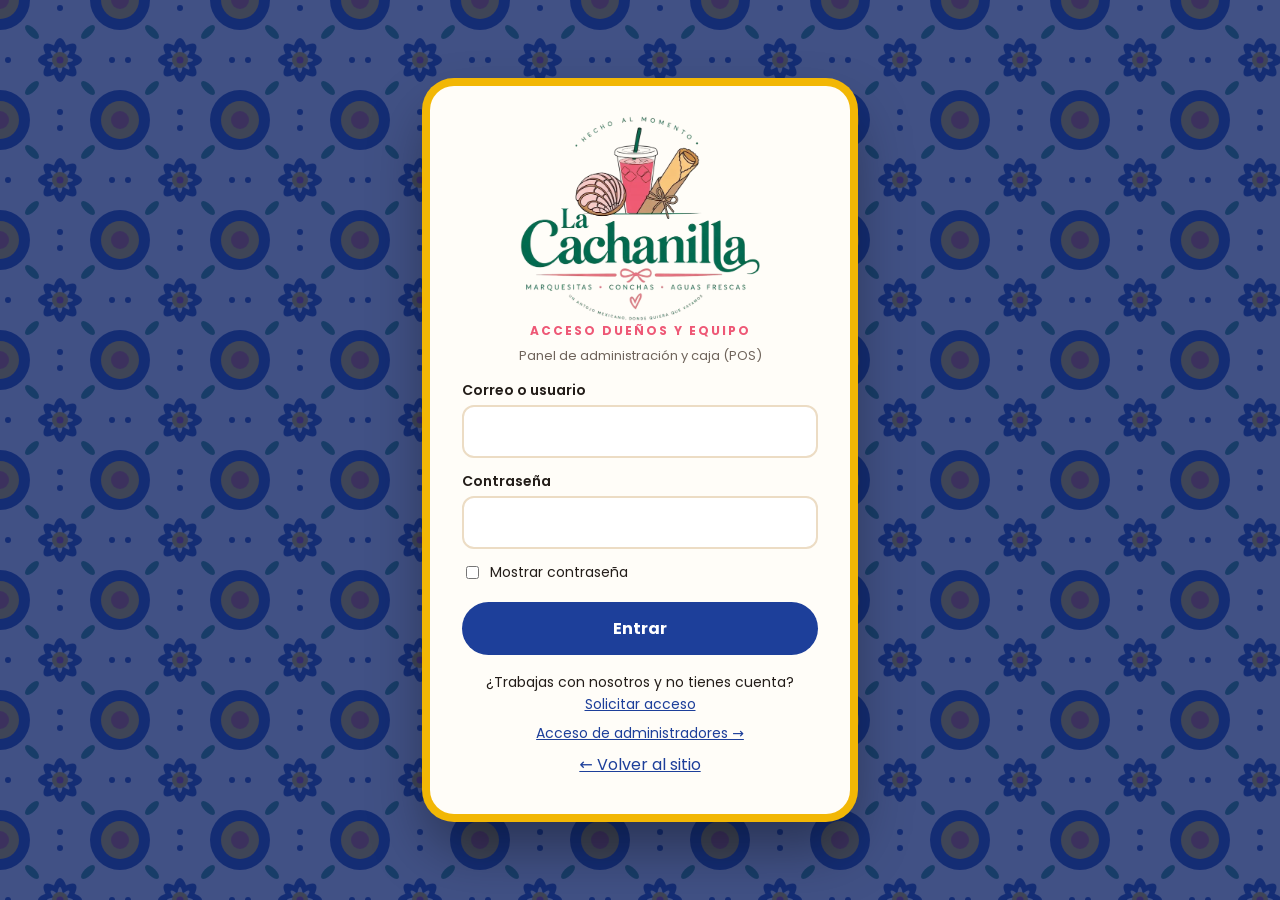
<file: pos.html>
<!DOCTYPE html>
<html lang="es">
<head>
<meta charset="UTF-8">
<meta name="viewport" content="width=device-width, initial-scale=1, maximum-scale=1, viewport-fit=cover">
<meta name="robots" content="noindex, nofollow">
<meta name="theme-color" content="#12286b">
<title>Caja · La Cachanilla</title>
<link rel="icon" type="image/png" sizes="32x32" href="assets/img/marca/icono-32.png">
<link rel="apple-touch-icon" href="assets/img/marca/icono-180.png">
<link rel="preconnect" href="https://fonts.googleapis.com"><link rel="preconnect" href="https://fonts.gstatic.com" crossorigin>
<link href="https://fonts.googleapis.com/css2?family=Fraunces:opsz,wght@9..144,700;9..144,800&family=Lobster&family=Poppins:wght@400;600;700;800&display=swap" rel="stylesheet">
<link rel="stylesheet" href="assets/css/admin.css">
<script src="assets/js/cuentas.js"></script>
<script src="assets/js/auth.js"></script>
<script>requerirSesion(['dueño', 'cajero']);</script>
</head>
<body>
<div class="app pos">
  <header class="adm-top">
    <a class="marca" href="panel.html"><span class="pastilla"><img src="assets/img/marca/logo-nombre.webp" alt="La Cachanilla" width="480" height="146"></span><small>Caja · POS</small></a>
    <span class="sp"></span>
    <nav class="tabs">
      <button data-v="vender" class="on">Vender</button>
      <button data-v="hoy">Ventas de hoy</button>
      <button data-v="cierre">Cierre del día</button>
      <button data-v="ajustes">Ajustes</button>
      <a href="horas.html">Horas</a>
      <a href="contabilidad.html">Contabilidad</a>
      <a href="panel.html">Panel</a>
      <button class="salir" onclick="cerrarSesion()">Salir</button>
    </nav>
  </header>

  <main>
    <!-- VENDER -->
    <section class="vista on" id="vender">
      <div class="catalogo">
        <input class="buscar" id="buscar" type="search" placeholder="Buscar producto…">
        <div class="chips" id="chips"></div>
        <div class="tiles" id="tiles"></div>
      </div>
      <aside class="carrito">
        <div class="carrito-h"><b>Orden actual</b><button class="link" id="limpiar">Limpiar</button></div>
        <div class="lineas" id="lineas"></div>
        <div class="totales" id="totales"></div>
      </aside>
    </section>

    <!-- HOY -->
    <section class="vista" id="hoy">
      <h2>Ventas de hoy</h2>
      <p class="sub" id="hoyRes"></p>
      <div id="hoyLista"></div>
    </section>

    <!-- CIERRE -->
    <section class="vista" id="cierre">
      <h2>Cierre del día</h2>
      <div class="fila" style="margin-bottom:14px">
        <input type="date" id="cDia" class="buscar" style="width:auto;margin:0">
        <button class="b b-sec" id="cCopiar">Copiar resumen</button>
        <button class="b b-sec" id="cWa">Enviar por WhatsApp</button>
        <button class="b b-pri" id="cCsv">Descargar CSV</button>
      </div>
      <div id="cierreBox"></div>
    </section>

    <!-- AJUSTES -->
    <section class="vista" id="ajustes">
      <h2>Ajustes de la caja</h2>
      <p class="sub">Se guardan en este equipo.</p>
      <div class="caja">
        <h3>IVU</h3>
        <div class="fila">
          <label class="campo">IVU estatal (%)<input type="number" step="0.1" id="aEst"></label>
          <label class="campo">IVU municipal (%)<input type="number" step="0.1" id="aMun"></label>
        </div>
        <label class="chk"><input type="checkbox" id="aInc"> Los precios ya incluyen IVU</label>
        <p class="sub" style="margin-top:8px;font-size:13px">IVU regular: 10.5% estatal + 1% municipal = 11.5%. Solo baja a 7% (6% + 1%) si Hacienda le dio al negocio el Certificado de tasa reducida en alimentos preparados (Modelo SC 2995).</p>
      </div>
      <div class="caja">
        <h3>Recibo</h3>
        <label class="campo">Nombre del negocio<input id="aNeg"></label>
        <label class="campo">Teléfono<input id="aTel"></label>
        <label class="campo">Lugar / evento de hoy<input id="aLug" placeholder="Ej. Mercado de Condado"></label>
        <label class="campo">Mensaje de gracias<input id="aGra"></label>
        <button class="b b-pri" id="aGuardar">Guardar ajustes</button>
      </div>
      <div class="caja">
        <h3>Avisos automáticos de cada venta</h3>
        <p class="sub" style="font-size:14px">Al cobrar, el recibo se envía solo por correo y por WhatsApp. Se configura en <b>cada equipo</b> que cobra.</p>
        <label class="chk"><input type="checkbox" id="avOn"> Enviar el recibo de cada venta automáticamente</label>
        <div class="fila" style="margin-top:10px">
          <label class="chk"><input type="checkbox" id="avCorreoOn"> Correo</label>
          <label class="campo" style="flex:1;min-width:220px"><input id="avCorreo" type="email" autocapitalize="none" placeholder="correo@ejemplo.com"></label>
          <label class="campo" style="flex:1;min-width:220px">Copia a<input id="avCopia" type="email" autocapitalize="none" placeholder="otro@correo.com"></label>
        </div>
        <div class="fila">
          <label class="chk"><input type="checkbox" id="avWaOn"> WhatsApp</label>
          <label class="campo" style="min-width:160px">Número (con el 1)<input id="avWa" inputmode="tel" placeholder="19393510339"></label>
          <label class="campo" style="flex:1;min-width:160px">Apikey de CallMeBot<input id="avKey" autocapitalize="none" autocomplete="off" placeholder="la que llega por WhatsApp"></label>
        </div>
        <label class="chk"><input type="checkbox" id="avAnul"> Avisar también cuando se anula una venta</label>
        <details style="margin:10px 0;font-size:14px"><summary><b>Cómo activarlo (una sola vez)</b></summary>
          <ol style="padding-left:18px;line-height:1.7">
            <li><b>Correo:</b> pulsa <b>Probar</b>. Llegará un correo de FormSubmit a la dirección principal: ábrelo y pulsa <b>Activate Form</b>. La copia llega sin activar nada. Desde ahí llegan solos (revisa también Spam).</li>
            <li><b>WhatsApp:</b> desde el teléfono de Karen, entra a <a href="https://www.callmebot.com/blog/free-api-whatsapp-messages/" target="_blank" rel="noopener">callmebot.com</a>, guarda el número del bot que aparece allí y envíale por WhatsApp: <i>I allow callmebot to send me messages</i>. El bot responde con una <b>apikey</b>: pégala aquí, guarda y pulsa <b>Probar</b>.</li>
          </ol>
        </details>
        <div class="fila"><button class="b b-pri" id="avGuardar">Guardar avisos</button><button class="b b-sec" id="avProbar">Probar</button></div>
        <p class="sub" id="avEstado" style="margin:10px 0 0;font-size:13px"></p>
      </div>
      <div class="caja">
        <h3>Respaldo de ventas</h3>
        <p class="sub" style="font-size:14px">Las ventas viven en este equipo. Descarga un respaldo cada semana.</p>
        <div class="fila">
          <button class="b b-sec" id="rExp">Descargar respaldo</button>
          <label class="b b-sec">Restaurar respaldo<input type="file" id="rImp" accept=".json" hidden></label>
        </div>
      </div>
    </section>
  </main>

  <div class="barra" id="barra">
    <div class="info"><span id="mCant">0 artículos · ver orden</span><b id="mTot">$0.00</b></div>
    <button id="mCobrar">Cobrar</button>
  </div>
</div>

<!-- Orden (móvil) -->
<div class="ov" id="ovOrden"><div class="hoja">
  <div class="fila" style="justify-content:space-between"><h3>Orden actual</h3><button class="link" id="limpiarM">Limpiar</button></div>
  <div id="lineasM"></div><div class="totales" id="totalesM" style="padding:12px 0 0"></div>
  <button class="b b-sec" style="width:100%;justify-content:center;margin-top:8px" data-cerrar="ovOrden">Seguir vendiendo</button>
</div></div>

<!-- Sabores -->
<div class="ov" id="ovOpcion"><div class="hoja" id="opcionHoja"></div></div>

<!-- Cobro -->
<div class="ov" id="ovPago"><div class="hoja" id="pagoHoja"></div></div>

<!-- Recibo -->
<div class="ov" id="ovRecibo"><div class="hoja" id="reciboHoja"></div></div>

<script src="assets/js/catalogo.js"></script>
<script src="assets/js/admin-comun.js"></script>
<script src="assets/js/github.js"></script>
<script src="assets/js/pos.js"></script>
<script src="assets/js/avisos.js"></script>
<script src="assets/js/onedrive.js"></script>
<script src="assets/js/contab.js"></script>
</body>
</html>
</file>
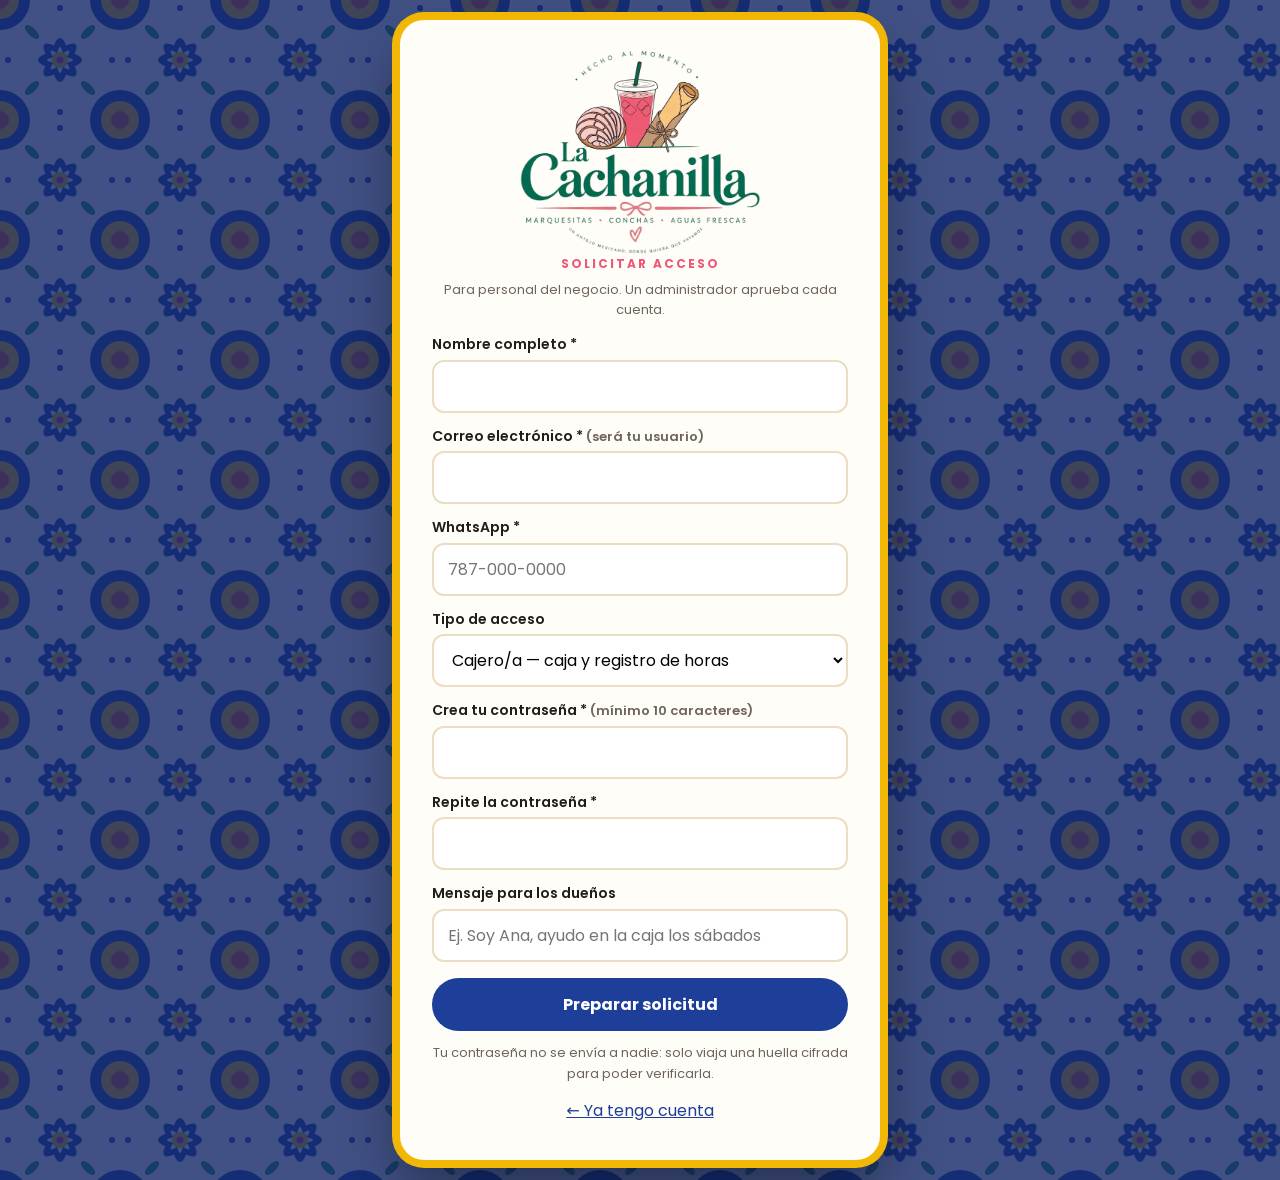
<file: registro.html>
<!DOCTYPE html>
<html lang="es">
<head>
<meta charset="UTF-8">
<meta name="viewport" content="width=device-width, initial-scale=1">
<meta name="robots" content="noindex, nofollow">
<title>Solicitar acceso · La Cachanilla</title>
<link rel="icon" type="image/png" sizes="32x32" href="assets/img/marca/icono-32.png">
<link rel="apple-touch-icon" href="assets/img/marca/icono-180.png">
<link rel="preconnect" href="https://fonts.googleapis.com"><link rel="preconnect" href="https://fonts.gstatic.com" crossorigin>
<link href="https://fonts.googleapis.com/css2?family=Fraunces:opsz,wght@9..144,700;9..144,800&family=Lobster&family=Poppins:wght@400;600;700&display=swap" rel="stylesheet">
<link rel="stylesheet" href="assets/css/styles.css">
<style>
  .caja-login{width:min(480px,100%)}
  .pasos{display:none}
  .paso{display:flex;gap:12px;align-items:flex-start;margin:14px 0}
  .paso i{font-style:normal;flex:none;width:30px;height:30px;border-radius:50%;background:var(--cobalto);color:#fff;font-weight:700;display:flex;align-items:center;justify-content:center}
  .paso .btn{width:100%;justify-content:center;margin-top:6px}
  .hecho{background:var(--hoja) !important}
</style>
</head>
<body>
<main class="acceso">
  <div class="caja-login">
    <a class="logo-login" href="index.html"><img src="assets/img/marca/logo-completo.webp" alt="La Cachanilla" width="640" height="545"></a>
    <p class="area">Solicitar acceso</p>

    <form class="form" id="f">
      <p class="nota" style="text-align:center;margin:6px 0 4px" id="intro">Para personal del negocio. Un administrador aprueba cada cuenta.</p>
      <label for="n">Nombre completo *</label>
      <input id="n" required autocomplete="name">
      <label for="c">Correo electrónico * <span class="nota">(será tu usuario)</span></label>
      <input id="c" type="email" required autocomplete="email" autocapitalize="none">
      <label for="w">WhatsApp *</label>
      <input id="w" type="tel" required autocomplete="tel" placeholder="787-000-0000">
      <label for="r">Tipo de acceso</label>
      <select id="r"></select>
      <label for="p1">Crea tu contraseña * <span class="nota">(mínimo 10 caracteres)</span></label>
      <input id="p1" type="password" required minlength="10" autocomplete="new-password">
      <label for="p2">Repite la contraseña *</label>
      <input id="p2" type="password" required minlength="10" autocomplete="new-password">
      <label for="m">Mensaje para los dueños</label>
      <input id="m" placeholder="Ej. Soy Ana, ayudo en la caja los sábados">
      <button class="btn btn-azul" style="width:100%;justify-content:center;margin-top:16px">Preparar solicitud</button>
      <div class="error" id="err"></div>
      <p class="nota" style="text-align:center;margin-top:12px">Tu contraseña no se envía a nadie: solo viaja una huella cifrada para poder verificarla.</p>
    </form>

    <div class="pasos" id="pasos">
      <h2 style="text-align:center;font-size:24px;margin-top:10px">Envía tu solicitud</h2>
      <p class="nota" style="text-align:center">Los dueños la aprueban con un toque. Te avisaremos por WhatsApp y correo.</p>
      <div class="paso"><i>1</i><div style="flex:1"><b>Por WhatsApp</b><div id="bWas"></div></div></div>
      <div class="paso" id="pasoCorreo"><i>2</i><div style="flex:1"><b>Por correo</b> <span class="nota" id="correosTxt"></span><a class="btn btn-borde" id="bMail">Enviar por correo</a></div></div>
      <p class="nota" style="margin-top:16px">Cuando te aprueben, entra en <a href="acceso.html">Acceso</a> con tu correo y la contraseña que creaste.</p>
    </div>
    <p style="text-align:center;margin:14px 0 0"><a href="acceso.html">← Ya tengo cuenta</a></p>
  </div>
</main>
<script src="assets/js/cuentas.js"></script>
<script src="assets/js/auth.js"></script>
<script>
  const q = s => document.querySelector(s);
  const C = window.CUENTAS;
  const fallo = t => { q('#err').textContent = t; q('#err').classList.add('on'); };

  q('#r').innerHTML = opcionesRol('cajero');
  const inv = location.hash.startsWith('#inv=') ? decodificarInvitacion(location.hash) : null;
  if (inv) {
    if (inv.exp && inv.exp < Date.now()) {
      q('#intro').innerHTML = '<b style="color:#b3261e">Esta invitación expiró.</b> Pide una nueva o llena la solicitud normal.';
    } else {
      q('#intro').innerHTML = `<b>${esc(inv.por || 'Un administrador')}</b> te invitó como <b>${rolTxt(inv.r)}</b>. Solo crea tu contraseña.`;
      q('#n').value = inv.n; q('#c').value = inv.c; q('#c').readOnly = true;
      if (inv.w) q('#w').value = inv.w.replace(/^1(?=\d{10}$)/, '');
      q('#r').value = inv.r; q('#r').disabled = true;
    }
  }
  function esc(t) { return String(t || '').replace(/[&<>"']/g, c => ({ '&': '&amp;', '<': '&lt;', '>': '&gt;', '"': '&quot;', "'": '&#39;' }[c])); }

  q('#f').addEventListener('submit', async e => {
    e.preventDefault(); q('#err').classList.remove('on');
    const n = q('#n').value.trim(), c = normalizar(q('#c').value), w = soloDigitosTel(q('#w').value);
    const p1 = q('#p1').value, p2 = q('#p2').value, r = q('#r').value, m = q('#m').value.trim();
    if (!/^[^\s@]+@[^\s@]+\.[^\s@]+$/.test(c)) return fallo('Escribe un correo válido.');
    if (w.length < 11) return fallo('Escribe tu número de WhatsApp completo (10 dígitos).');
    if (p1.length < 10) return fallo('La contraseña debe tener al menos 10 caracteres.');
    if (p1 !== p2) return fallo('Las contraseñas no coinciden.');
    if (buscarCuenta(c) && !inv) return fallo('Ya existe una cuenta con ese correo. Entra en Acceso.');

    const sol = { n, c, w, r, m, h: await hashCredencial(c, p1), t: Date.now() };
    if (inv) sol.inv = { por: inv.por || '', t: inv.t };
    const enlace = urlSitio() + 'admin.html#aprobar=' + codificarSolicitud(sol);
    const tipo = rolTxt(r) + ' (' + ROLES[r].desc + ')';
    const texto = [
      inv ? '🔐 Invitación aceptada · La Cachanilla' : '🔐 Solicitud de cuenta · La Cachanilla', '',
      `Nombre: ${n}`, `Correo: ${c}`, `WhatsApp: +${w}`, `Acceso: ${tipo}`, inv ? `Invitado por: ${inv.por || 'administrador'}` : '', m ? `Mensaje: ${m}` : '', '',
      'Cualquier dueño o administrador puede aprobarla aquí:', enlace
    ].filter((l, i, a) => l !== '' || a[i - 1] !== '').join('\n');

    const D = destinosSolicitud();
    q('#bWas').innerHTML = D.whatsapps.map((num, i) =>
      `<a class="btn btn-rosa" target="_blank" rel="noopener" href="https://wa.me/${num}?text=${encodeURIComponent(texto)}">Enviar por WhatsApp${D.whatsapps.length > 1 ? ' #' + (i + 1) : ''}</a>`).join('');
    if (D.correos.length) {
      q('#bMail').href = `mailto:${D.correos.join(',')}?subject=${encodeURIComponent((inv ? 'Invitación aceptada: ' : 'Solicitud de cuenta: ') + n)}&body=${encodeURIComponent(texto)}`;
      q('#correosTxt').textContent = '(' + D.correos.join(' y ') + ')';
    } else q('#pasoCorreo').style.display = 'none';
    document.querySelectorAll('#pasos .btn').forEach(b => b.addEventListener('click', () => { b.classList.add('hecho'); if (!b.textContent.startsWith('✓')) b.textContent = '✓ ' + b.textContent; }));
    q('#p1').value = q('#p2').value = '';
    q('#f').style.display = 'none'; q('#pasos').style.display = 'block';
  });
</script>
</body>
</html>
</file>
<file: assets/css/styles.css>
/* =========================================================
   La Cachanilla · Estilos del sitio (concepto Talavera)
   ========================================================= */
:root{
  --cobalto:#1d3f9a; --cobalto-o:#12286b; --cielo:#dfe7fb;
  --amarillo:#f2b705; --naranja:#e2572b; --rosa:#c2366f; --rosa-l:#fde4ee;
  --verde:#1f4d3a; --verde-marca:#006b50; --rosa-marca:#ee5876; --hoja:#2f8f5b; --crema:#fbf6ec; --papel:#fffdf8;
  --tinta:#231d19; --gris:#6f645b; --linea:#ecdcc4;
  --radio:18px; --sombra:0 10px 30px rgba(18,40,107,.12);
  --f-logo:'Lobster',cursive; --f-tit:'Fraunces',Georgia,serif; --f-txt:'Poppins',system-ui,sans-serif;
}
*{box-sizing:border-box}
html{scroll-behavior:smooth}
body{margin:0;font-family:var(--f-txt);color:var(--tinta);background:var(--crema);line-height:1.6;font-size:16px}
img{max-width:100%;display:block}
a{color:var(--cobalto)}
h1,h2,h3{font-family:var(--f-tit);line-height:1.15;margin:0 0 .4em;color:var(--verde-marca)}
.wrap{width:min(1180px,92%);margin-inline:auto}
.sr{position:absolute;width:1px;height:1px;overflow:hidden;clip:rect(0 0 0 0)}

/* ---------- Papel picado ---------- */
.papel{display:flex;height:34px;overflow:hidden;position:relative;z-index:2}
.papel span{flex:1;min-width:38px;clip-path:polygon(0 0,100% 0,100% 70%,85% 100%,70% 70%,50% 100%,30% 70%,15% 100%,0 70%);
  -webkit-mask:radial-gradient(circle at 50% 38%,transparent 4px,#000 5px);mask:radial-gradient(circle at 50% 38%,transparent 4px,#000 5px)}
.papel span:nth-child(5n+1){background:var(--rosa)} .papel span:nth-child(5n+2){background:var(--amarillo)}
.papel span:nth-child(5n+3){background:var(--cobalto)} .papel span:nth-child(5n+4){background:var(--hoja)}
.papel span:nth-child(5n+5){background:var(--naranja)}
.papel::before{content:"";position:absolute;left:0;right:0;top:3px;height:2px;background:rgba(0,0,0,.25)}

/* ---------- Cabecera ---------- */
.top{position:sticky;top:0;z-index:50;background:var(--papel);box-shadow:0 2px 0 var(--linea)}
.nav{display:flex;align-items:center;gap:18px;padding:10px 0}
.logo{font-family:var(--f-logo);font-size:32px;color:var(--rosa);text-decoration:none;line-height:1;display:flex;align-items:center;gap:10px}
.logo i{width:38px;height:38px;border-radius:10px;background:url(../img/talavera.svg) center/38px;box-shadow:0 0 0 2px var(--cobalto);flex:none}
.logo small{display:block;font-family:var(--f-txt);font-size:10px;letter-spacing:2px;color:var(--cobalto);text-transform:uppercase;margin-top:3px}
.menu{display:flex;gap:4px;margin-left:auto;list-style:none;padding:0;margin-block:0}
.menu a{display:block;padding:9px 14px;border-radius:999px;text-decoration:none;color:var(--tinta);font-weight:600;font-size:15px}
.menu a:hover{background:var(--cielo)}
.menu a.on{background:var(--cobalto);color:#fff}
.menu a.cta{background:var(--rosa);color:#fff}
.menu a.cta:hover{background:#a52a5c}
.burger{display:none;margin-left:auto;background:var(--cobalto);color:#fff;border:0;border-radius:12px;width:46px;height:46px;font-size:22px;cursor:pointer}
@media (max-width:880px){
  .burger{display:block}
  .menu{display:none;position:absolute;left:0;right:0;top:100%;flex-direction:column;background:var(--papel);padding:10px 4%;box-shadow:0 12px 20px rgba(0,0,0,.08)}
  .menu.open{display:flex}
  .menu a{padding:13px 16px}
}

/* ---------- Botones ---------- */
.btn{display:inline-flex;align-items:center;gap:8px;padding:14px 26px;border-radius:999px;font-weight:700;text-decoration:none;border:0;cursor:pointer;font-family:inherit;font-size:16px;transition:transform .15s, box-shadow .15s}
.btn:hover{transform:translateY(-2px);box-shadow:var(--sombra)}
.btn-rosa{background:var(--rosa);color:#fff}
.btn-azul{background:var(--cobalto);color:#fff}
.btn-blanco{background:#fff;color:var(--cobalto)}
.btn-borde{background:transparent;color:var(--cobalto);box-shadow:inset 0 0 0 2px var(--cobalto)}
.btn:disabled{opacity:.45;cursor:not-allowed;transform:none;box-shadow:none}

/* ---------- Hero ---------- */
.hero{position:relative;background:var(--cobalto-o);color:#fff;overflow:hidden}
.hero::before{content:"";position:absolute;inset:0;background:url(../img/talavera.svg) 0 0/120px;opacity:.16}
.hero .wrap{position:relative;display:grid;grid-template-columns:1.1fr .9fr;gap:40px;align-items:center;padding:70px 0 90px}
.hero h1{font-family:var(--f-logo);font-weight:400;color:#fff;font-size:clamp(54px,9vw,104px);margin:0;text-shadow:4px 4px 0 var(--rosa)}
.hero .kicker{display:inline-block;background:var(--amarillo);color:var(--cobalto-o);font-weight:700;padding:6px 14px;border-radius:999px;font-size:13px;letter-spacing:1.5px;text-transform:uppercase}
.hero p.lead{font-size:20px;max-width:520px;opacity:.95;margin:14px 0 28px}
.hero .btns{display:flex;gap:12px;flex-wrap:wrap}
.plato{position:relative;aspect-ratio:1;border-radius:50%;padding:22px;background:url(../img/talavera.svg) center/90px;box-shadow:0 0 0 8px var(--amarillo),0 0 0 16px var(--rosa),0 30px 60px rgba(0,0,0,.35);max-width:460px;margin-inline:auto;width:100%}
.plato .foto{width:100%;height:100%;border-radius:50%;overflow:hidden;background:var(--papel);box-shadow:inset 0 0 0 6px var(--cobalto)}
.plato .foto img{width:100%;height:100%;object-fit:cover}
.sello{position:absolute;right:-6px;bottom:30px;background:var(--rosa);color:#fff;border-radius:50%;width:118px;height:118px;display:flex;align-items:center;justify-content:center;text-align:center;font-family:var(--f-logo);font-size:21px;line-height:1.05;transform:rotate(-12deg);box-shadow:0 0 0 5px #fff;padding:10px}
.ola{display:block;width:100%;height:50px;margin-top:-49px;position:relative}
@media (max-width:880px){ .hero .wrap{grid-template-columns:1fr;padding:40px 0 70px;text-align:center} .hero p.lead{margin-inline:auto} .hero .btns{justify-content:center} .plato{max-width:320px} .sello{width:96px;height:96px;font-size:17px} }

/* ---------- Secciones ---------- */
section{padding:72px 0}
.titulo{text-align:center;margin-bottom:40px}
.titulo h2{font-size:clamp(32px,5vw,48px)}
.titulo p{color:var(--gris);max-width:620px;margin:0 auto}
.titulo .cenefa{width:160px;height:14px;margin:0 auto 14px;background:repeating-linear-gradient(90deg,var(--cobalto) 0 14px,var(--amarillo) 14px 20px,var(--rosa) 20px 34px,var(--amarillo) 34px 40px);border-radius:7px}
.bg-azulejo{position:relative;background:var(--cielo)}
.bg-azulejo::before{content:"";position:absolute;inset:0;background:url(../img/talavera.svg) 0 0/90px;opacity:.12;pointer-events:none}
.bg-azulejo > *{position:relative}
.bg-rosa{background:var(--rosa-l)}

/* ---------- Tarjetas de producto ---------- */
.grid{display:grid;grid-template-columns:repeat(auto-fill,minmax(240px,1fr));gap:22px}
.card{background:var(--papel);border-radius:var(--radio);overflow:hidden;box-shadow:var(--sombra);display:flex;flex-direction:column;border:3px solid #fff;transition:transform .2s}
.card:hover{transform:translateY(-4px)}
.card .img{position:relative;aspect-ratio:4/3;background:url(../img/talavera.svg) center/70px;border-bottom:5px solid var(--amarillo)}
.card .img img{width:100%;height:100%;object-fit:cover}
.card .tag{position:absolute;top:12px;left:12px;background:var(--cobalto);color:#fff;font-size:12px;font-weight:700;padding:4px 10px;border-radius:999px}
.card .body{padding:16px 18px 18px;display:flex;flex-direction:column;flex:1}
.card h3{font-size:20px;margin-bottom:4px}
.card p{color:var(--gris);font-size:14px;margin:0 0 12px;flex:1}
.card .precio{font-family:var(--f-tit);font-weight:800;color:var(--rosa);font-size:24px}
.ph{width:100%;height:100%;display:flex;flex-direction:column;align-items:center;justify-content:center;gap:6px;background:rgba(255,253,248,.82);color:var(--cobalto);font-weight:700;font-size:13px;text-align:center;padding:10px}
.ph b{font-family:var(--f-logo);font-weight:400;font-size:22px;color:var(--rosa)}

/* ---------- Valores ---------- */
.valores{display:grid;grid-template-columns:repeat(auto-fit,minmax(240px,1fr));gap:22px}
.valor{background:var(--papel);border-radius:var(--radio);padding:28px;text-align:center;box-shadow:var(--sombra);border-top:8px solid var(--cobalto)}
.valor:nth-child(2){border-top-color:var(--rosa)} .valor:nth-child(3){border-top-color:var(--amarillo)}
.valor .ico{width:74px;height:74px;margin:0 auto 14px;border-radius:50%;background:url(../img/talavera.svg) center/74px;display:flex;align-items:center;justify-content:center;font-size:30px;box-shadow:0 0 0 4px #fff,0 0 0 7px var(--cobalto)}
.valor h3{font-size:22px}
.valor p{color:var(--gris);margin:0}

/* ---------- Banda CTA ---------- */
.banda{background:var(--rosa);color:#fff;text-align:center;position:relative;overflow:hidden}
.banda::before{content:"";position:absolute;inset:0;background:url(../img/talavera.svg) 0 0/120px;opacity:.1}
.banda > *{position:relative}
.banda h2{color:#fff;font-family:var(--f-logo);font-weight:400;font-size:clamp(36px,6vw,58px)}

/* ---------- Eventos ---------- */
.eventos{display:grid;gap:14px;max-width:760px;margin:auto}
.evento{display:flex;gap:18px;align-items:center;background:var(--papel);border-radius:var(--radio);padding:16px 20px;box-shadow:var(--sombra)}
.evento .f{background:var(--cobalto);color:#fff;font-weight:700;border-radius:12px;padding:10px 14px;min-width:120px;text-align:center}
.evento b{display:block}
.evento small{color:var(--gris)}

/* ---------- Instagram / video ---------- */
.reels{display:grid;grid-template-columns:repeat(auto-fit,minmax(300px,1fr));gap:22px;align-items:start}
.reel-ph{aspect-ratio:9/16;max-height:560px;border-radius:var(--radio);background:url(../img/talavera.svg) center/80px;display:flex;align-items:center;justify-content:center;box-shadow:var(--sombra);border:4px solid #fff}
.reel-ph div{background:rgba(255,253,248,.92);border-radius:14px;padding:18px;text-align:center;max-width:80%;color:var(--cobalto);font-weight:600;font-size:14px}
.reel-ph div b{display:block;font-family:var(--f-logo);font-weight:400;font-size:26px;color:var(--rosa)}
.video-box{border-radius:var(--radio);overflow:hidden;box-shadow:0 0 0 6px var(--amarillo),var(--sombra);background:#000}
.video-box video{width:100%;display:block}
.instagram-media{margin:0 auto !important;min-width:0 !important}

/* ---------- Pie ---------- */
footer{background:var(--cobalto-o);color:#dfe7fb;padding:50px 0 24px;position:relative}
footer::before{content:"";position:absolute;left:0;right:0;top:0;height:16px;background:url(../img/talavera.svg) 0 0/16px}
footer .cols{display:grid;grid-template-columns:2fr 1fr 1fr;gap:30px}
footer a{color:#fff}
footer h4{color:var(--amarillo);margin:0 0 8px;font-size:15px;letter-spacing:1px;text-transform:uppercase}
footer ul{list-style:none;padding:0;margin:0;line-height:2}
footer .logo{color:#fff}
footer .copy{border-top:1px solid rgba(255,255,255,.15);margin-top:30px;padding-top:16px;font-size:13px;display:flex;justify-content:space-between;flex-wrap:wrap;gap:8px}
@media (max-width:760px){ footer .cols{grid-template-columns:1fr} }

/* ---------- Página interior ---------- */
.cabeza{background:var(--cobalto);color:#fff;text-align:center;padding:56px 0 64px;position:relative;overflow:hidden}
.cabeza::before{content:"";position:absolute;inset:0;background:url(../img/talavera.svg) 0 0/100px;opacity:.14}
.cabeza > *{position:relative}
.cabeza h1{color:#fff;font-family:var(--f-logo);font-weight:400;font-size:clamp(44px,7vw,72px);margin:0;text-shadow:3px 3px 0 var(--rosa)}
.cabeza p{margin:6px auto 0;max-width:620px;opacity:.92}
.filtros{display:flex;gap:8px;flex-wrap:wrap;justify-content:center;margin-bottom:28px}
.filtros button{border:0;background:#fff;padding:9px 18px;border-radius:999px;font-weight:600;font-family:inherit;cursor:pointer;color:var(--cobalto);box-shadow:inset 0 0 0 2px var(--cielo)}
.filtros button.on{background:var(--cobalto);color:#fff}

/* ---------- Pedidos ---------- */
.pedido-layout{display:grid;grid-template-columns:1fr 380px;gap:28px;align-items:start}
.qty{display:flex;align-items:center;gap:8px;margin-top:10px}
.qty button{width:40px;height:40px;border-radius:12px;border:0;font-size:22px;font-weight:800;cursor:pointer;background:var(--cielo);color:var(--cobalto)}
.qty button.mas{background:var(--rosa);color:#fff}
.qty output{min-width:28px;text-align:center;font-weight:800;font-size:18px}
.card.sel{border-color:var(--rosa)}
.resumen{position:sticky;top:90px;background:var(--papel);border-radius:var(--radio);box-shadow:var(--sombra);padding:22px;border-top:8px solid var(--rosa)}
.resumen h3{font-size:24px}
.lin{display:flex;justify-content:space-between;gap:10px;padding:7px 0;border-bottom:1px dashed var(--linea);font-size:15px}
.tot{display:flex;justify-content:space-between;font-weight:800;font-size:22px;color:var(--cobalto-o);margin:12px 0 4px}
.form label{display:block;font-weight:600;font-size:14px;margin:12px 0 4px}
.form input,.form textarea,.form select{width:100%;padding:12px 14px;border-radius:12px;border:2px solid var(--linea);font-family:inherit;font-size:16px;background:#fff}
.form input:focus,.form textarea:focus,.form select:focus{outline:none;border-color:var(--cobalto)}
.nota{font-size:13px;color:var(--gris)}
.barra-movil{display:none}
@media (max-width:960px){
  .pedido-layout{grid-template-columns:1fr}
  .resumen{position:static}
  .barra-movil{display:flex;position:fixed;left:12px;right:12px;bottom:12px;z-index:40;background:var(--cobalto);color:#fff;border-radius:16px;padding:12px 16px;align-items:center;gap:12px;box-shadow:0 10px 30px rgba(0,0,0,.3)}
  .barra-movil b{flex:1}
}

/* ---------- Acceso ---------- */
.acceso{min-height:100vh;display:flex;align-items:center;justify-content:center;background:var(--cobalto-o);position:relative;padding:20px}
.acceso::before{content:"";position:absolute;inset:0;background:url(../img/talavera.svg) 0 0/120px;opacity:.2}
.caja-login{position:relative;background:var(--papel);border-radius:24px;padding:36px 32px;width:min(420px,100%);box-shadow:0 0 0 8px var(--amarillo),0 30px 60px rgba(0,0,0,.4)}
.caja-login .logo{justify-content:center;margin-bottom:6px}
.error{background:#fbe4e2;color:#b3261e;border-radius:10px;padding:10px 12px;font-size:14px;margin-top:12px;display:none}
.error.on{display:block}

/* ---------- Toast ---------- */
.toast{position:fixed;left:50%;bottom:24px;transform:translateX(-50%) translateY(120px);background:var(--verde);color:#fff;padding:12px 20px;border-radius:12px;font-weight:600;z-index:200;transition:transform .25s;max-width:90%}
.toast.on{transform:translateX(-50%) translateY(0)}
.toast.err{background:#b3261e}

/* ---------- Animación de entrada ---------- */
.rev{opacity:0;transform:translateY(24px);transition:opacity .6s, transform .6s}
.rev.in{opacity:1;transform:none}
@media (prefers-reduced-motion:reduce){ .rev{opacity:1;transform:none} html{scroll-behavior:auto} }

/* ---------- Logo de la marca ---------- */
.logo img{height:56px;width:auto;display:block}
@media (max-width:880px){ .logo img{height:44px} }
.plato .foto.logo-plato{background:#fff;display:flex;align-items:center;justify-content:center;padding:9%}
.plato .foto.logo-plato img{width:100%;height:auto;object-fit:contain}
.logo-pie{display:inline-flex;align-items:center;justify-content:center;width:190px;height:190px;border-radius:50%;background:#fff;padding:22px;box-shadow:0 0 0 6px var(--amarillo),0 0 0 12px var(--rosa)}
.logo-pie img{width:100%;height:auto}
.ph img{width:38%;height:auto;opacity:.75}
.ph b{font-size:18px}
.logo-login{display:block;margin:-6px auto 0;width:min(240px,70%)}
.logo-login img{width:100%;height:auto}
.caja-login .area{text-align:center;margin:0 0 6px;font-weight:700;letter-spacing:2px;text-transform:uppercase;font-size:12px;color:var(--rosa-marca)}

/* ---------- Publicaciones de Instagram ---------- */
.ig-perfil{display:flex;align-items:center;gap:14px;background:var(--papel);border-radius:var(--radio);padding:12px 16px;box-shadow:var(--sombra);max-width:520px;margin:0 auto 22px}
.ig-perfil img,.ig-perfil i{width:56px;height:56px;border-radius:50%;object-fit:cover;box-shadow:0 0 0 3px #fff,0 0 0 6px var(--rosa);flex:none;background:url(../img/marca/icono-180.png) center/cover}
.ig-perfil div{flex:1;line-height:1.2}
.ig-perfil b{display:block;color:var(--verde-marca);font-size:17px}
.ig-perfil small{color:var(--gris)}
.ig-perfil .btn{padding:10px 20px}
.ig-grid{display:grid;grid-template-columns:repeat(3,1fr);gap:14px}
@media (max-width:640px){ .ig-grid{grid-template-columns:repeat(2,1fr);gap:10px} }
.ig-post{position:relative;display:block;aspect-ratio:1;border-radius:16px;overflow:hidden;background:url(../img/talavera.svg) center/70px;border:4px solid #fff;box-shadow:var(--sombra)}
.ig-post img{width:100%;height:100%;object-fit:cover;transition:transform .4s}
.ig-post:hover img{transform:scale(1.06)}
.ig-post.cargando{animation:igLatido 1.2s ease-in-out infinite alternate}
@keyframes igLatido{from{opacity:.45}to{opacity:.9}}
.ig-tipo{position:absolute;top:8px;right:8px;background:rgba(0,0,0,.55);color:#fff;border-radius:8px;padding:2px 8px;font-size:14px}
.ig-capa{position:absolute;inset:0;display:flex;align-items:flex-end;padding:12px;background:linear-gradient(transparent 45%,rgba(0,60,45,.85));color:#fff;font-size:13px;line-height:1.35;opacity:0;transition:opacity .25s}
.ig-post:hover .ig-capa,.ig-post:focus .ig-capa{opacity:1}
@media (hover:none){ .ig-capa{display:none} }
.ig-perfil div{min-width:0}
.ig-perfil b{overflow-wrap:anywhere}
@media (max-width:480px){ .ig-perfil{padding:10px 12px;gap:10px} .ig-perfil b{font-size:15px} .ig-perfil .btn{padding:9px 14px;font-size:14px} .ig-perfil img,.ig-perfil i{width:46px;height:46px} }

/* ---------- Sabores ---------- */
.sabores{display:flex;flex-wrap:wrap;gap:6px;margin:-4px 0 12px}
.sabores span{background:var(--rosa-l);color:var(--rosa);font-size:12px;font-weight:700;padding:3px 10px;border-radius:999px}

/* ---------- Noticias ---------- */
.noticias{display:grid;grid-template-columns:repeat(auto-fit,minmax(280px,1fr));gap:22px}
.noticia{background:var(--papel);border-radius:var(--radio);overflow:hidden;box-shadow:var(--sombra);display:flex;flex-direction:column;border-top:8px solid var(--rosa)}
.noticia:nth-child(3n+2){border-top-color:var(--verde-marca)} .noticia:nth-child(3n+3){border-top-color:var(--amarillo)}
.noticia .n-img{aspect-ratio:16/9;background:url(../img/talavera.svg) center/70px}
.noticia .n-img img{width:100%;height:100%;object-fit:cover}
.noticia .n-body{padding:20px 22px 22px;display:flex;flex-direction:column;flex:1}
.noticia time{font-size:12px;font-weight:700;letter-spacing:1px;text-transform:uppercase;color:var(--rosa)}
.noticia h3{font-size:22px;margin:4px 0 8px}
.noticia p{color:var(--gris);margin:0 0 16px;flex:1}
.noticia .btn{align-self:flex-start;padding:10px 20px;font-size:15px}
.lista-noticias{display:grid;gap:22px;max-width:820px;margin:auto}

/* ---------- Cursos ---------- */
.cursos{display:grid;grid-template-columns:repeat(auto-fill,minmax(300px,1fr));gap:26px}
.curso{background:var(--papel);border-radius:var(--radio);overflow:hidden;box-shadow:var(--sombra);display:flex;flex-direction:column;border:3px solid #fff}
.curso .portada{position:relative;aspect-ratio:16/9;background:url(../img/talavera.svg) center/80px;border-bottom:6px solid var(--rosa)}
.curso .portada img{width:100%;height:100%;object-fit:cover}
.curso .portada iframe{width:100%;height:100%;border:0;display:block}
.curso .nivel{position:absolute;top:12px;left:12px;background:var(--verde-marca);color:#fff;font-size:12px;font-weight:700;padding:4px 12px;border-radius:999px}
.curso .body{padding:20px 22px 22px;display:flex;flex-direction:column;flex:1}
.curso h3{font-size:23px;margin-bottom:6px}
.curso p{color:var(--gris);margin:0 0 12px}
.curso .meta{display:flex;gap:14px;flex-wrap:wrap;font-size:13px;font-weight:600;color:var(--cobalto);margin-bottom:10px}
.curso ul{margin:0 0 16px;padding-left:20px;color:var(--tinta);font-size:14px}
.curso ul li{margin:3px 0}
.curso .pie-curso{display:flex;align-items:center;justify-content:space-between;gap:12px;margin-top:auto;flex-wrap:wrap}
.curso .precio{font-family:var(--f-tit);font-weight:800;color:var(--rosa);font-size:28px}
.curso .precio small{font-size:14px;color:var(--gris);font-family:var(--f-txt);font-weight:600}
.curso .btn{padding:12px 22px}
.cursos-vacio{text-align:center;max-width:620px;margin:0 auto;background:var(--papel);border-radius:var(--radio);padding:34px 26px;box-shadow:var(--sombra);border-top:8px solid var(--rosa)}
.cursos-vacio h3{font-size:28px}

.noticia .n-img img[src*="promo-"]{object-fit:contain;background:#12286b}

/* Dirección exacta */
.barra-dir{background:var(--verde-marca,#006b50);color:#fff;font-size:14.5px}
.barra-dir .wrap{display:flex;flex-wrap:wrap;gap:4px 18px;align-items:center;justify-content:center;padding:7px 16px;text-align:center}
.barra-dir a{color:#fff;text-decoration:none;display:inline-flex;align-items:center;gap:6px}
.barra-dir a:hover span{text-decoration:underline}
.barra-dir .bd-hora{opacity:.85}
svg.pin{width:18px;height:18px;fill:currentColor;flex:none}
.ubicacion{display:grid;grid-template-columns:1fr 1.3fr;gap:28px;align-items:stretch}
.ubic-datos{background:#fff;border-radius:18px;padding:28px;box-shadow:0 6px 24px rgba(0,0,0,.08);border-top:6px solid var(--rosa-marca,#ee5876)}
.ubic-lugar{display:flex;align-items:center;gap:8px;font-size:24px;font-weight:700;color:var(--verde-marca,#006b50);margin:0 0 10px}
.ubic-lugar svg.pin{width:28px;height:28px;color:var(--rosa-marca,#ee5876)}
.ubicacion address{font-style:normal;font-size:20px;line-height:1.5;margin:0 0 12px}
.ubic-hora{margin:0 0 18px}
.ubic-btns{display:flex;flex-wrap:wrap;gap:10px}
.ubic-btns .btn{padding:12px 20px;font-size:15px}
.ubic-mapa{border-radius:18px;overflow:hidden;min-height:320px;box-shadow:0 6px 24px rgba(0,0,0,.08)}
.ubic-mapa iframe{width:100%;height:100%;min-height:320px;border:0;display:block}
.dir-pie a{line-height:1.45}
#dirRecogido{margin-top:8px}
@media (max-width:760px){.ubicacion{grid-template-columns:1fr}.ubicacion address{font-size:18px}.barra-dir{font-size:13.5px}}

/* Formas de pago */
.tot-ivu{font-size:14px;opacity:.85}
.pagar-ahora{margin-top:18px;padding:16px;border-radius:14px;background:#fff7f9;border:2px dashed var(--rosa-marca,#ee5876)}
.pagar-ahora h4{margin:0 0 4px}
#botonesPago{display:grid;gap:8px;margin-top:10px}
.pago-btn{display:flex;flex-direction:column;align-items:flex-start;gap:2px;width:100%;text-align:left;padding:12px 14px;border-radius:12px;border:0;cursor:pointer;font:inherit;text-decoration:none;color:#fff}
.pago-btn span{font-size:13px;opacity:.92}
.pago-btn.ath{background:#f26b21}.pago-btn.stripe{background:#635bff}.pago-btn.paypal{background:#003087}.pago-btn.venmo{background:#008cff}
.pagos-pie{display:flex;flex-wrap:wrap;gap:6px;align-items:center;margin:18px 0 0;font-size:14px}
.pagos-pie span{background:rgba(255,255,255,.14);border:1px solid rgba(255,255,255,.3);padding:3px 10px;border-radius:999px}
</file>
<file: assets/css/admin.css>
/* La Cachanilla · Área de dueños (Panel + POS) */
:root{
  --cobalto:#1d3f9a; --cobalto-o:#12286b; --cielo:#e6ecfb; --amarillo:#f2b705; --rosa:#c2366f; --rosa-l:#fde4ee;
  --verde:#1f4d3a; --hoja:#2f8f5b; --ok-l:#e3f3ea; --crema:#fbf6ec; --papel:#fffdf8; --tinta:#231d19; --gris:#6f645b;
  --linea:#ecdcc4; --rojo:#b3261e; --rojo-l:#fbe4e2; --naranja:#b4541b;
}
*{box-sizing:border-box;-webkit-tap-highlight-color:transparent}
html,body{margin:0;height:100%;background:var(--crema);color:var(--tinta);font-family:'Poppins',system-ui,sans-serif;font-size:15px}
button{font-family:inherit;cursor:pointer;border:0}
input,select,textarea{font-family:inherit;font-size:16px}
.app{display:flex;flex-direction:column;min-height:100vh;min-height:100dvh}
.app.pos{height:100vh;height:100dvh}
.adm-top{background:var(--cobalto-o);color:#fff;display:flex;align-items:center;gap:12px;padding:10px 14px;flex-wrap:wrap;position:relative}
.adm-top::after{content:"";position:absolute;left:0;right:0;bottom:-8px;height:8px;background:url(../img/talavera.svg) 0 0/8px;z-index:3}
.adm-top .marca{font-family:'Lobster',cursive;font-size:26px;line-height:1;color:#fff;text-decoration:none;display:flex;align-items:center;gap:8px}
.adm-top .marca i{width:30px;height:30px;border-radius:8px;background:url(../img/talavera.svg) center/30px;flex:none}
.adm-top .marca small{font-family:'Poppins';font-size:10px;letter-spacing:1.5px;opacity:.8;display:block;text-transform:uppercase}
.adm-top .sp{flex:1}
.tabs{display:flex;gap:6px;overflow-x:auto;scrollbar-width:none}
.tabs::-webkit-scrollbar{display:none}
.tabs button,.tabs a{background:rgba(255,255,255,.12);color:#fff;padding:8px 14px;border-radius:999px;font-weight:600;font-size:14px;white-space:nowrap;text-decoration:none}
.tabs .on{background:#fff;color:var(--cobalto-o)}
.tabs .salir{background:var(--rosa)}
.contenido{flex:1;padding:22px 16px 40px;max-width:1200px;width:100%;margin:0 auto}
.vista{display:none}.vista.on{display:block}
h2{font-family:'Fraunces',Georgia,serif;color:var(--cobalto-o);margin:0 0 6px;font-size:26px}
.sub{color:var(--gris);margin:0 0 18px}
.kpis{display:grid;grid-template-columns:repeat(auto-fit,minmax(170px,1fr));gap:12px;margin-bottom:20px}
.kpi{background:var(--papel);border-radius:16px;padding:16px;border-left:6px solid var(--cobalto);box-shadow:0 4px 14px rgba(18,40,107,.07)}
.kpi:nth-child(2){border-color:var(--rosa)}.kpi:nth-child(3){border-color:var(--amarillo)}.kpi:nth-child(4){border-color:var(--hoja)}
.kpi span{font-size:12px;color:var(--gris);text-transform:uppercase;letter-spacing:.8px;font-weight:600}
.kpi b{display:block;font-size:26px;font-family:'Fraunces',serif;color:var(--cobalto-o);margin-top:2px}
.caja{background:var(--papel);border-radius:16px;padding:18px;box-shadow:0 4px 14px rgba(18,40,107,.07);margin-bottom:18px}
.caja h3{margin:0 0 10px;font-size:17px;color:var(--cobalto-o)}
.accesos{display:grid;grid-template-columns:repeat(auto-fit,minmax(220px,1fr));gap:12px;margin-bottom:20px}
.acc{display:flex;gap:14px;align-items:center;background:var(--cobalto);color:#fff;border-radius:16px;padding:18px;text-decoration:none;font-weight:700;font-size:17px;text-align:left}
.acc:nth-child(2){background:var(--rosa)}.acc:nth-child(3){background:var(--hoja)}.acc:nth-child(4){background:var(--naranja)}
.acc em{font-style:normal;font-size:30px;width:52px;height:52px;border-radius:14px;background:rgba(255,255,255,.18);display:flex;align-items:center;justify-content:center;flex:none}
.acc small{display:block;font-weight:400;opacity:.85;font-size:13px}
table{width:100%;border-collapse:collapse}
th,td{padding:9px 8px;border-bottom:1px solid var(--linea);text-align:left;vertical-align:middle}
th{font-size:12px;text-transform:uppercase;letter-spacing:.6px;color:var(--gris)}
td.n,th.n{text-align:right}
.tabla{overflow-x:auto}
.tabla input[type=text],.tabla input[type=number]{width:100%;min-width:70px;padding:7px 8px;border:1.5px solid var(--linea);border-radius:8px;background:#fff;font-size:14px}
.tabla input.precio{max-width:90px}
.b{padding:11px 18px;border-radius:12px;font-weight:700;font-size:15px;display:inline-flex;align-items:center;gap:6px;text-decoration:none}
.b-pri{background:var(--cobalto);color:#fff}.b-rosa{background:var(--rosa);color:#fff}.b-ok{background:var(--hoja);color:#fff}
.b-sec{background:var(--cielo);color:var(--cobalto-o)}.b-rojo{background:var(--rojo-l);color:var(--rojo)}
.b:disabled{opacity:.4;cursor:not-allowed}
.fila{display:flex;gap:10px;flex-wrap:wrap;align-items:center}
.aviso{background:#fff6dc;border-left:5px solid var(--amarillo);border-radius:10px;padding:12px 14px;font-size:14px;margin-bottom:16px}
.campo{display:flex;flex-direction:column;gap:4px;font-size:13px;font-weight:600;margin-bottom:10px}
.campo input,.campo select,.campo textarea{padding:10px 12px;border:2px solid var(--linea);border-radius:10px;background:#fff;font-weight:400}
.chk{display:flex;align-items:center;gap:8px;font-size:14px}
code,pre{background:#f1ece2;border-radius:6px;padding:2px 6px;font-size:13px}
pre{padding:12px;overflow:auto;white-space:pre-wrap;word-break:break-all}
.vacio{color:var(--gris);text-align:center;padding:30px 10px}
.toast{position:fixed;left:50%;bottom:22px;transform:translateX(-50%) translateY(140px);background:var(--verde);color:#fff;padding:12px 20px;border-radius:12px;font-weight:600;z-index:300;transition:transform .25s;max-width:90%}
.toast.on{transform:translateX(-50%) translateY(0)}.toast.err{background:var(--rojo)}

/* ================= POS ================= */
.pos main{flex:1;overflow:hidden;display:flex}
.pos .vista{flex:1;overflow:auto;padding:16px}
.pos .vista.on{display:block}
#vender.on{display:flex;padding:0;overflow:hidden}
.catalogo{flex:1;overflow:auto;padding:14px}
.chips{display:flex;gap:6px;overflow-x:auto;margin-bottom:12px;scrollbar-width:none}
.chips button{background:#fff;color:var(--cobalto);padding:8px 14px;border-radius:999px;font-weight:600;box-shadow:inset 0 0 0 2px var(--cielo);white-space:nowrap}
.chips button.on{background:var(--cobalto);color:#fff}
.buscar{width:100%;padding:11px 14px;border-radius:12px;border:2px solid var(--linea);margin-bottom:10px;background:#fff}
.tiles{display:grid;grid-template-columns:repeat(auto-fill,minmax(150px,1fr));gap:10px}
.tile{position:relative;background:var(--papel);border:2px solid var(--linea);border-radius:16px;padding:12px;text-align:left;min-height:104px;display:flex;flex-direction:column;justify-content:space-between;transition:transform .06s;overflow:hidden}
.tile::before{content:"";position:absolute;right:-18px;top:-18px;width:56px;height:56px;border-radius:50%;background:url(../img/talavera.svg) center/56px;opacity:.55}
.tile:active{transform:scale(.96)}
.tile .n{font-weight:700;font-size:14px;line-height:1.2;padding-right:22px;position:relative}
.tile .p{font-weight:800;color:var(--rosa);font-size:18px;margin-top:6px}
.tile.bebida{border-color:#f3c3d5;background:#fff6f9}
.tile.sel{border-color:var(--cobalto);box-shadow:0 0 0 2px var(--cobalto)}
.tile .q{position:absolute;top:8px;right:8px;background:var(--cobalto);color:#fff;border-radius:999px;min-width:28px;height:28px;display:flex;align-items:center;justify-content:center;font-weight:800;font-size:14px;padding:0 6px;z-index:1}
.tile-w{position:relative;display:flex}
.tile-w .tile{flex:1}
.menos{position:absolute;right:8px;bottom:8px;width:40px;height:40px;border-radius:12px;background:var(--rosa);color:#fff;font-size:24px;font-weight:800;line-height:1;z-index:2}
.carrito{width:370px;max-width:42vw;background:var(--papel);border-left:2px solid var(--linea);display:flex;flex-direction:column}
.carrito-h{padding:12px 14px;border-bottom:1px solid var(--linea);display:flex;align-items:center}
.carrito-h b{flex:1;font-size:17px}
.link{background:none;color:var(--rosa);font-weight:700;padding:4px 6px}
.lineas{flex:1;overflow:auto;padding:6px 12px}
.linea{display:flex;align-items:center;gap:8px;padding:9px 0;border-bottom:1px dashed var(--linea)}
.linea .nm{flex:1;font-weight:600;font-size:14px;line-height:1.25}
.linea .nm small{display:block;color:var(--gris);font-weight:400}
.linea .st{display:flex;align-items:center;gap:6px}
.linea .st button{width:34px;height:34px;border-radius:10px;background:var(--cielo);color:var(--cobalto);font-size:19px;font-weight:800}
.linea .st span{min-width:22px;text-align:center;font-weight:800}
.linea .t{min-width:62px;text-align:right;font-weight:700}
.totales{padding:12px 14px;border-top:2px solid var(--linea)}
.totales .r{display:flex;justify-content:space-between;font-size:14px;margin:3px 0;color:var(--gris)}
.totales .r.big{font-size:24px;font-weight:800;color:var(--cobalto-o);margin-top:6px}
.cobrar{width:100%;margin-top:10px;padding:16px;border-radius:14px;background:var(--hoja);color:#fff;font-size:19px;font-weight:800}
.cobrar:disabled{opacity:.4}
.barra{display:none}
@media (max-width:760px){
  .carrito{display:none}
  .barra{display:flex;position:fixed;left:0;right:0;bottom:0;background:var(--cobalto-o);color:#fff;padding:10px 12px calc(10px + env(safe-area-inset-bottom));gap:10px;align-items:center;z-index:20}
  .barra .info{flex:1;font-size:13px}.barra .info b{display:block;font-size:20px}
  .barra button{padding:13px 18px;border-radius:12px;background:var(--hoja);color:#fff;font-weight:800;font-size:16px}
  .catalogo{padding-bottom:96px}
}
.ov{position:fixed;inset:0;background:rgba(18,28,60,.55);display:none;align-items:flex-end;justify-content:center;z-index:100}
.ov.on{display:flex}
@media (min-width:761px){ .ov{align-items:center} }
.hoja{background:var(--papel);width:100%;max-width:480px;max-height:92vh;overflow:auto;border-radius:22px 22px 0 0;padding:20px}
@media (min-width:761px){ .hoja{border-radius:22px} }
.hoja h3{margin:0 0 6px;font-family:'Fraunces',serif;color:var(--cobalto-o);font-size:22px}
.debe{font-size:40px;font-weight:800;color:var(--cobalto-o);text-align:center;margin:6px 0 12px;font-family:'Fraunces',serif}
.metodos{display:grid;grid-template-columns:repeat(3,1fr);gap:8px;margin-bottom:12px}
.metodos button{padding:14px 6px;border-radius:12px;background:var(--cielo);color:var(--cobalto-o);font-weight:700}
.metodos button.on{background:var(--cobalto);color:#fff}
.billetes{display:grid;grid-template-columns:repeat(4,1fr);gap:8px;margin:10px 0}
.billetes button{padding:12px 4px;border-radius:10px;background:#fff;box-shadow:inset 0 0 0 2px var(--linea);font-weight:700}
.cambio{background:var(--ok-l);color:var(--verde);border-radius:12px;padding:12px;text-align:center;font-size:20px;font-weight:800}
.cambio.mal{background:var(--rojo-l);color:var(--rojo)}
.acciones{display:flex;gap:8px;margin-top:14px}
.acciones .b{flex:1;justify-content:center;padding:15px}
.recibo{background:#fff;border:2px dashed var(--linea);border-radius:14px;padding:16px;position:relative;font-size:14px}
.recibo .cab{text-align:center;border-bottom:1px dashed var(--linea);padding-bottom:8px;margin-bottom:8px}
.recibo .cab b{font-family:'Lobster',cursive;font-weight:400;font-size:26px;color:var(--rosa);display:block}
.recibo .r{display:flex;justify-content:space-between;gap:8px;margin:3px 0}
.recibo .tot{font-weight:800;font-size:18px;border-top:1px dashed var(--linea);padding-top:6px;margin-top:6px}
.pagado{position:absolute;right:14px;top:56px;border:3px solid var(--hoja);color:var(--hoja);font-weight:800;font-size:20px;padding:2px 10px;border-radius:8px;transform:rotate(-12deg);opacity:.85;letter-spacing:2px}
.anulada .pagado{border-color:var(--rojo);color:var(--rojo)}
.venta{display:flex;gap:10px;align-items:center;background:var(--papel);border-radius:12px;padding:12px;margin-bottom:8px;box-shadow:0 2px 8px rgba(0,0,0,.04);cursor:pointer}
.venta .h{font-weight:700;color:var(--cobalto);min-width:70px}
.venta .d{flex:1;font-size:13px;color:var(--gris)}
.venta .d b{color:var(--tinta);font-size:14px}
.venta .m{font-size:12px;background:var(--cielo);color:var(--cobalto-o);padding:3px 8px;border-radius:999px;font-weight:600}
.venta .t{font-weight:800;min-width:72px;text-align:right}
.venta.x{opacity:.5}.venta.x .t{text-decoration:line-through}
@media print{
  body *{visibility:hidden}
  #reciboImp, #reciboImp *{visibility:visible}
  #reciboImp{position:absolute;left:0;top:0;width:80mm;border:0}
}

/* Logo en la barra del área privada */
.adm-top .marca{flex-direction:column;align-items:flex-start;gap:3px}
.adm-top .marca .pastilla{background:#fff;border-radius:10px;padding:4px 10px;display:inline-flex}
.adm-top .marca img{height:30px;width:auto;display:block}
.adm-top .marca small{font-family:'Poppins',sans-serif;font-size:10px;letter-spacing:1.5px;opacity:.85;text-transform:uppercase}
.recibo .logo-recibo{width:150px;height:auto;margin:0 auto 4px;display:block}
.recibo .pagado{top:118px}
</file>
<file: assets/css/comercios.css>
/* La Cachanilla · Pedidos de comercios, facturas y recibos */
.chips-b2b{display:flex;gap:6px;overflow-x:auto;margin:6px 0 18px;scrollbar-width:none}
.chips-b2b button{background:#fff;color:var(--cobalto-o);padding:9px 16px;border-radius:999px;font-weight:700;box-shadow:inset 0 0 0 2px var(--cielo);white-space:nowrap}
.chips-b2b button.on{background:var(--cobalto);color:#fff}
.sub-b2b{display:none}.sub-b2b.on{display:block}
.badge{display:inline-flex;align-items:center;justify-content:center;min-width:20px;height:20px;padding:0 6px;border-radius:999px;background:var(--rosa);color:#fff;font-size:11px;font-weight:800;margin-left:4px}
.ped{display:flex;gap:12px;align-items:center;background:var(--papel);border-radius:14px;padding:12px 14px;margin-bottom:8px;box-shadow:0 2px 8px rgba(0,0,0,.05);cursor:pointer;border-left:6px solid var(--linea)}
.ped:hover{box-shadow:0 4px 14px rgba(18,40,107,.12)}
.ped .num{font-weight:800;color:var(--cobalto-o);min-width:74px}
.ped .num small{display:block;font-weight:400;color:var(--gris);font-size:12px}
.ped .info{flex:1;min-width:0}
.ped .info b{display:block;overflow:hidden;text-overflow:ellipsis;white-space:nowrap}
.ped .info small{color:var(--gris)}
.ped .monto{text-align:right;font-weight:800;min-width:90px}
.ped .monto small{display:block;font-weight:600;font-size:12px}
.est{display:inline-block;font-size:11px;font-weight:800;letter-spacing:.5px;padding:3px 9px;border-radius:999px;text-transform:uppercase}
.est.pendiente{background:#fff2cc;color:#8a6100}.est.vencida{background:var(--rojo-l);color:var(--rojo)}
.est.parcial{background:#e6ecfb;color:var(--cobalto)}.est.pagada{background:var(--ok-l);color:var(--verde)}
.est.anulada{background:#eee;color:#777}
.ped.pendiente{border-left-color:var(--amarillo)}.ped.vencida{border-left-color:var(--rojo)}
.ped.parcial{border-left-color:var(--cobalto)}.ped.pagada{border-left-color:var(--hoja)}.ped.anulada{opacity:.55}
.b2b-tot{margin:12px 0 0 auto;max-width:320px}
.b2b-tot .r{display:flex;justify-content:space-between;padding:4px 0;font-size:15px}
.b2b-tot .r.big{font-size:22px;font-weight:800;color:var(--cobalto-o);border-top:2px solid var(--linea);margin-top:4px;padding-top:8px}
#pLineas input{width:100%;padding:7px 8px;border:1.5px solid var(--linea);border-radius:8px;font-size:14px}
#pLineas input.num{max-width:90px;text-align:right}
.rec{display:flex;gap:12px;align-items:center;flex-wrap:wrap;background:var(--papel);border-radius:14px;padding:14px;margin-bottom:10px;box-shadow:0 2px 8px rgba(0,0,0,.05);border-left:6px solid var(--amarillo)}
.rec.vencida{border-left-color:var(--rojo)}
.rec .info{flex:1;min-width:200px}
.rec .info b{display:block}
.rec .info small{color:var(--gris)}
.rec .acc{display:flex;gap:6px;flex-wrap:wrap}
.rec .acc .b{padding:8px 12px;font-size:14px}
.cuando{font-weight:800}
.cuando.vencida{color:var(--rojo)}.cuando.hoy{color:#b4541b}.cuando.pronto{color:#8a6100}

/* ---------- Documento (factura / recibo) ---------- */
.doc-caja{max-width:820px !important}
#docTabs button{padding:8px 14px;border-radius:999px;background:var(--cielo);color:var(--cobalto-o);font-weight:700}
#docTabs button.on{background:var(--cobalto);color:#fff}
.doc{background:#fff;color:#222;border:1px solid var(--linea);border-radius:12px;padding:34px 38px;font-size:13.5px;line-height:1.45;position:relative;font-family:'Poppins',system-ui,sans-serif}
.doc .cab{display:flex;justify-content:space-between;gap:20px;align-items:flex-start;border-bottom:4px solid var(--rosa);padding-bottom:14px}
.doc .cab img{width:170px;height:auto}
.doc .emisor{text-align:right;font-size:12.5px;color:#444}
.doc .emisor b{font-size:14px;color:#111}
.doc .tit{display:flex;justify-content:space-between;align-items:flex-end;margin:18px 0 14px;gap:12px}
.doc .tit h1{font-family:'Fraunces',Georgia,serif;font-size:30px;margin:0;color:#006b50;letter-spacing:1px}
.doc .tit .meta{text-align:right;font-size:12.5px}
.doc .tit .meta b{display:inline-block;min-width:110px;text-align:left;color:#555;font-weight:600}
.doc .partes{display:grid;grid-template-columns:1fr 1fr;gap:16px;margin-bottom:16px}
.doc .partes div{background:#faf6ef;border-radius:8px;padding:10px 12px}
.doc .partes small{display:block;font-size:10.5px;letter-spacing:1px;text-transform:uppercase;color:#888;font-weight:700;margin-bottom:2px}
.doc table{width:100%;border-collapse:collapse;margin-bottom:12px}
.doc th{background:#12286b;color:#fff;font-size:11px;letter-spacing:.6px;text-transform:uppercase;padding:8px;text-align:left}
.doc td{padding:8px;border-bottom:1px solid #eee}
.doc .n{text-align:right}
.doc .tots{margin-left:auto;width:270px}
.doc .tots .r{display:flex;justify-content:space-between;padding:4px 0}
.doc .tots .r.big{font-size:17px;font-weight:800;border-top:2px solid #222;margin-top:4px;padding-top:6px}
.doc .tots .r.saldo{color:#b3261e;font-weight:800}
.doc .pie{margin-top:22px;border-top:1px dashed #ccc;padding-top:10px;font-size:12px;color:#555}
.doc .sello{position:absolute;left:46px;bottom:120px;border:4px solid;border-radius:10px;padding:4px 14px;font-size:26px;font-weight:800;letter-spacing:3px;transform:rotate(-12deg);opacity:.8}
.doc .sello.pagada{color:#2f8f5b}.doc .sello.pendiente,.doc .sello.vencida{color:#c2366f}.doc .sello.parcial{color:#1d3f9a}.doc .sello.anulada{color:#777}
.doc .recibi{font-size:15px;line-height:1.7;margin:10px 0 18px;background:#faf6ef;border-radius:8px;padding:14px 16px}
.doc .monto-grande{font-family:'Fraunces',Georgia,serif;font-size:30px;font-weight:800;color:#006b50}
.doc .firma{margin-top:40px;display:flex;justify-content:flex-end}
.doc .firma div{border-top:1px solid #555;width:240px;text-align:center;padding-top:4px;font-size:12px;color:#555}
@media (max-width:640px){ .doc{padding:20px 16px} .doc .cab{flex-direction:column} .doc .emisor{text-align:left} .doc .partes{grid-template-columns:1fr} .doc .sello{bottom:150px;left:20px;font-size:20px} .doc .tots{width:100%} }

@media print{
  @page{size:letter;margin:12mm}
  body *{visibility:hidden !important}
  #docArea, #docArea *{visibility:visible !important}
  #docArea{position:absolute;left:0;top:0;width:100%}
  .doc{border:0;padding:0}
  .modal{background:none !important}
}
</file>
